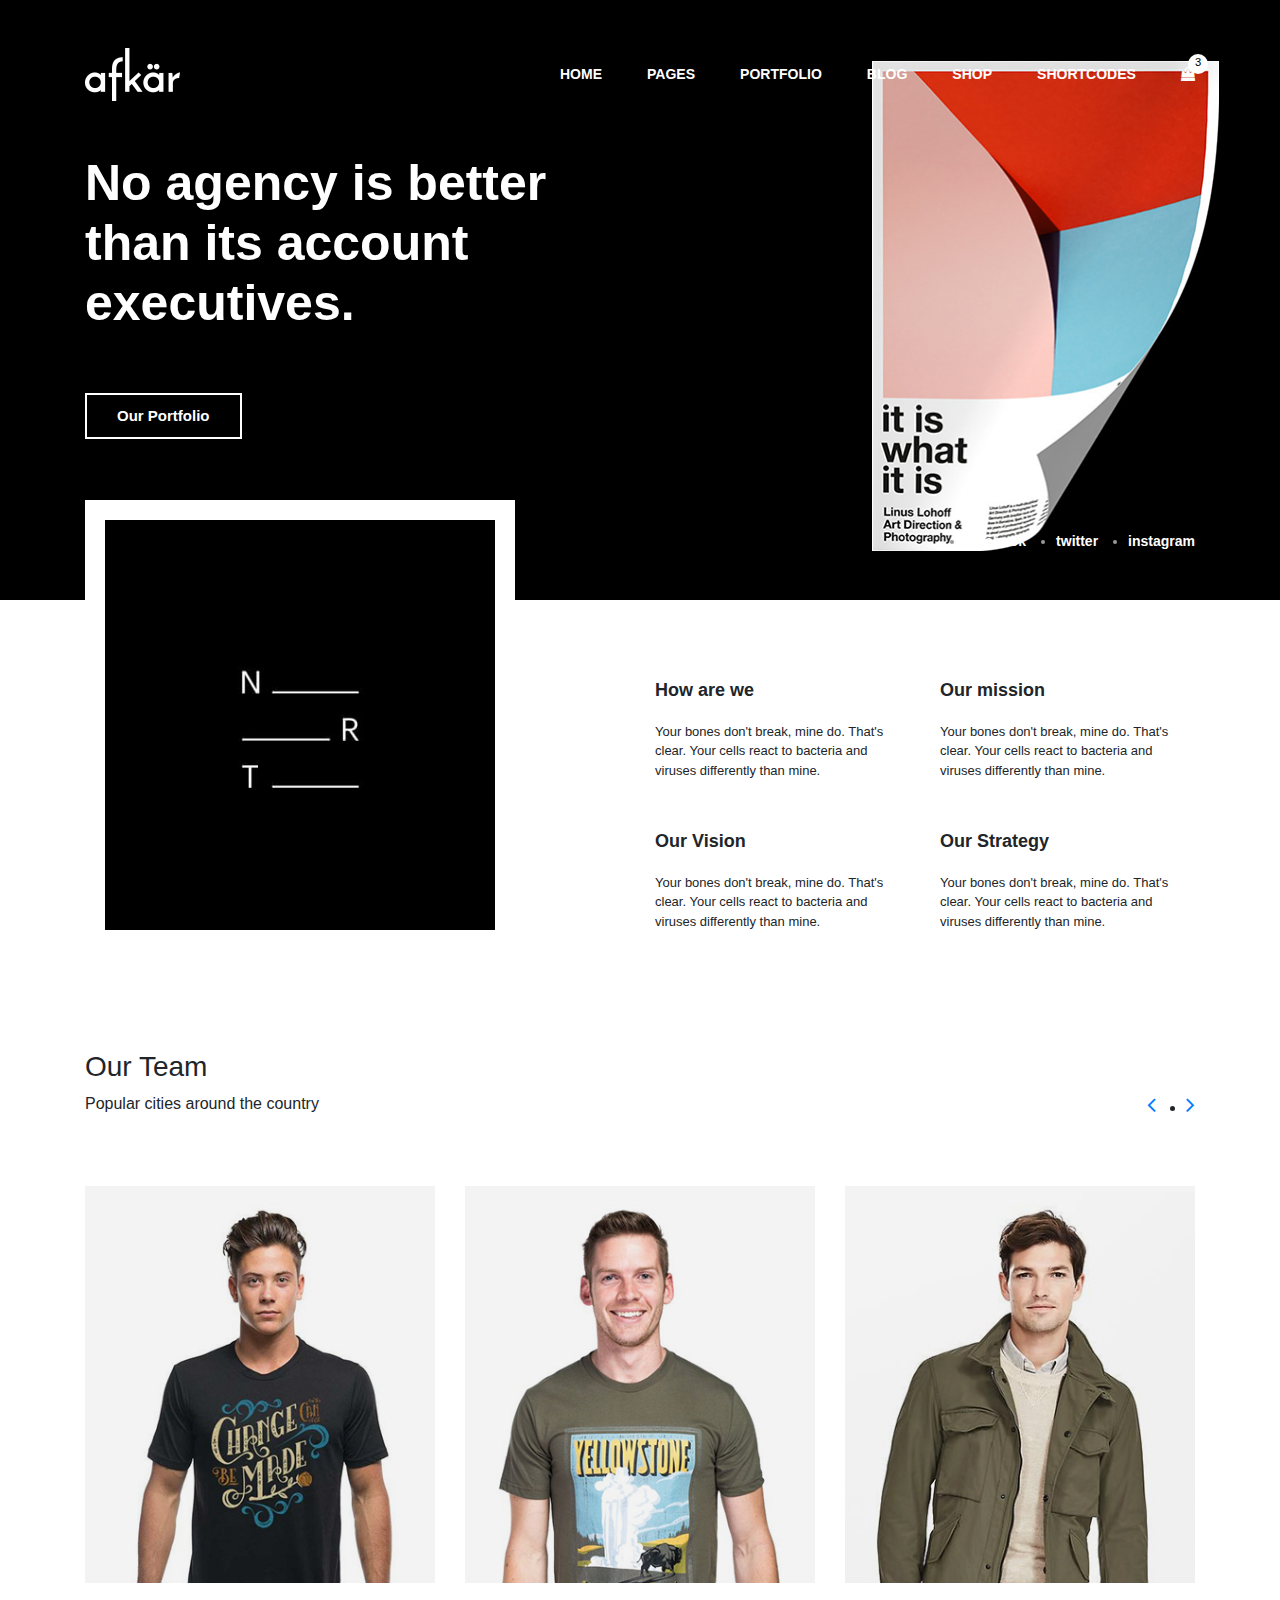
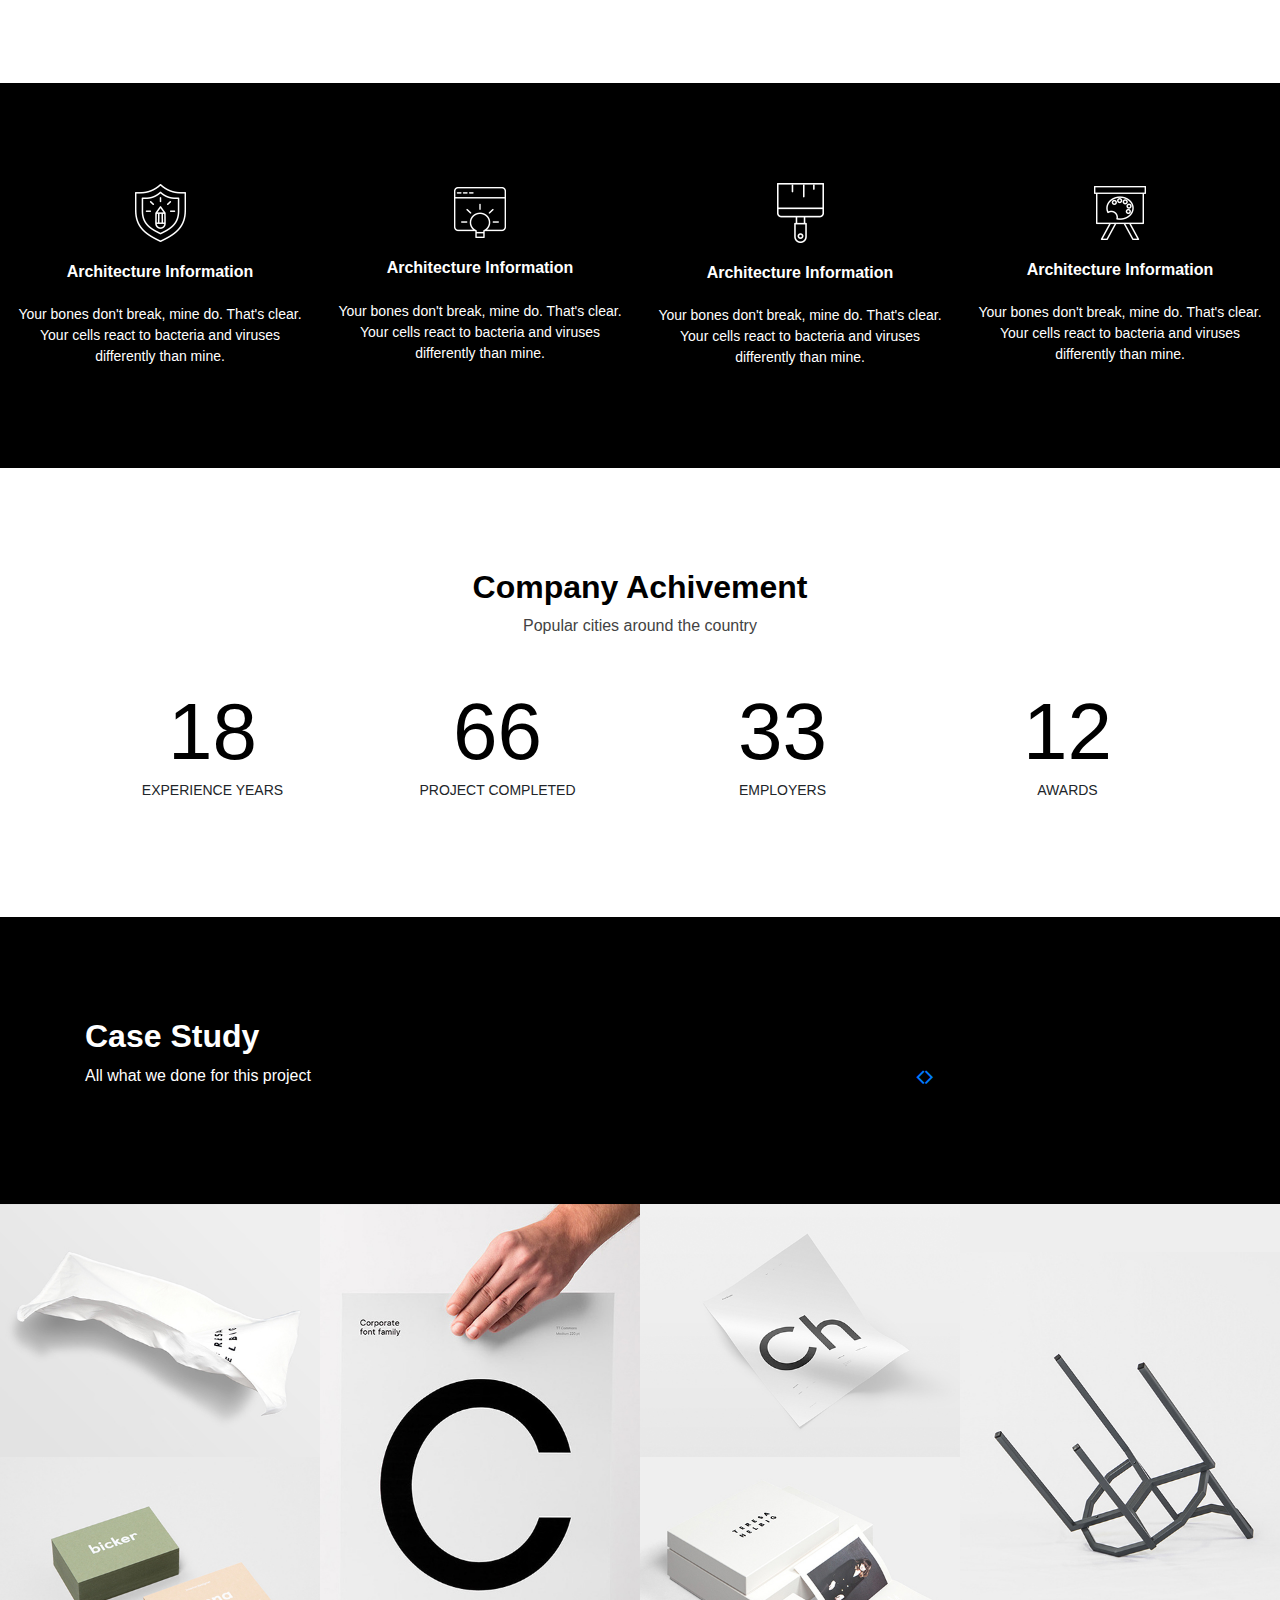
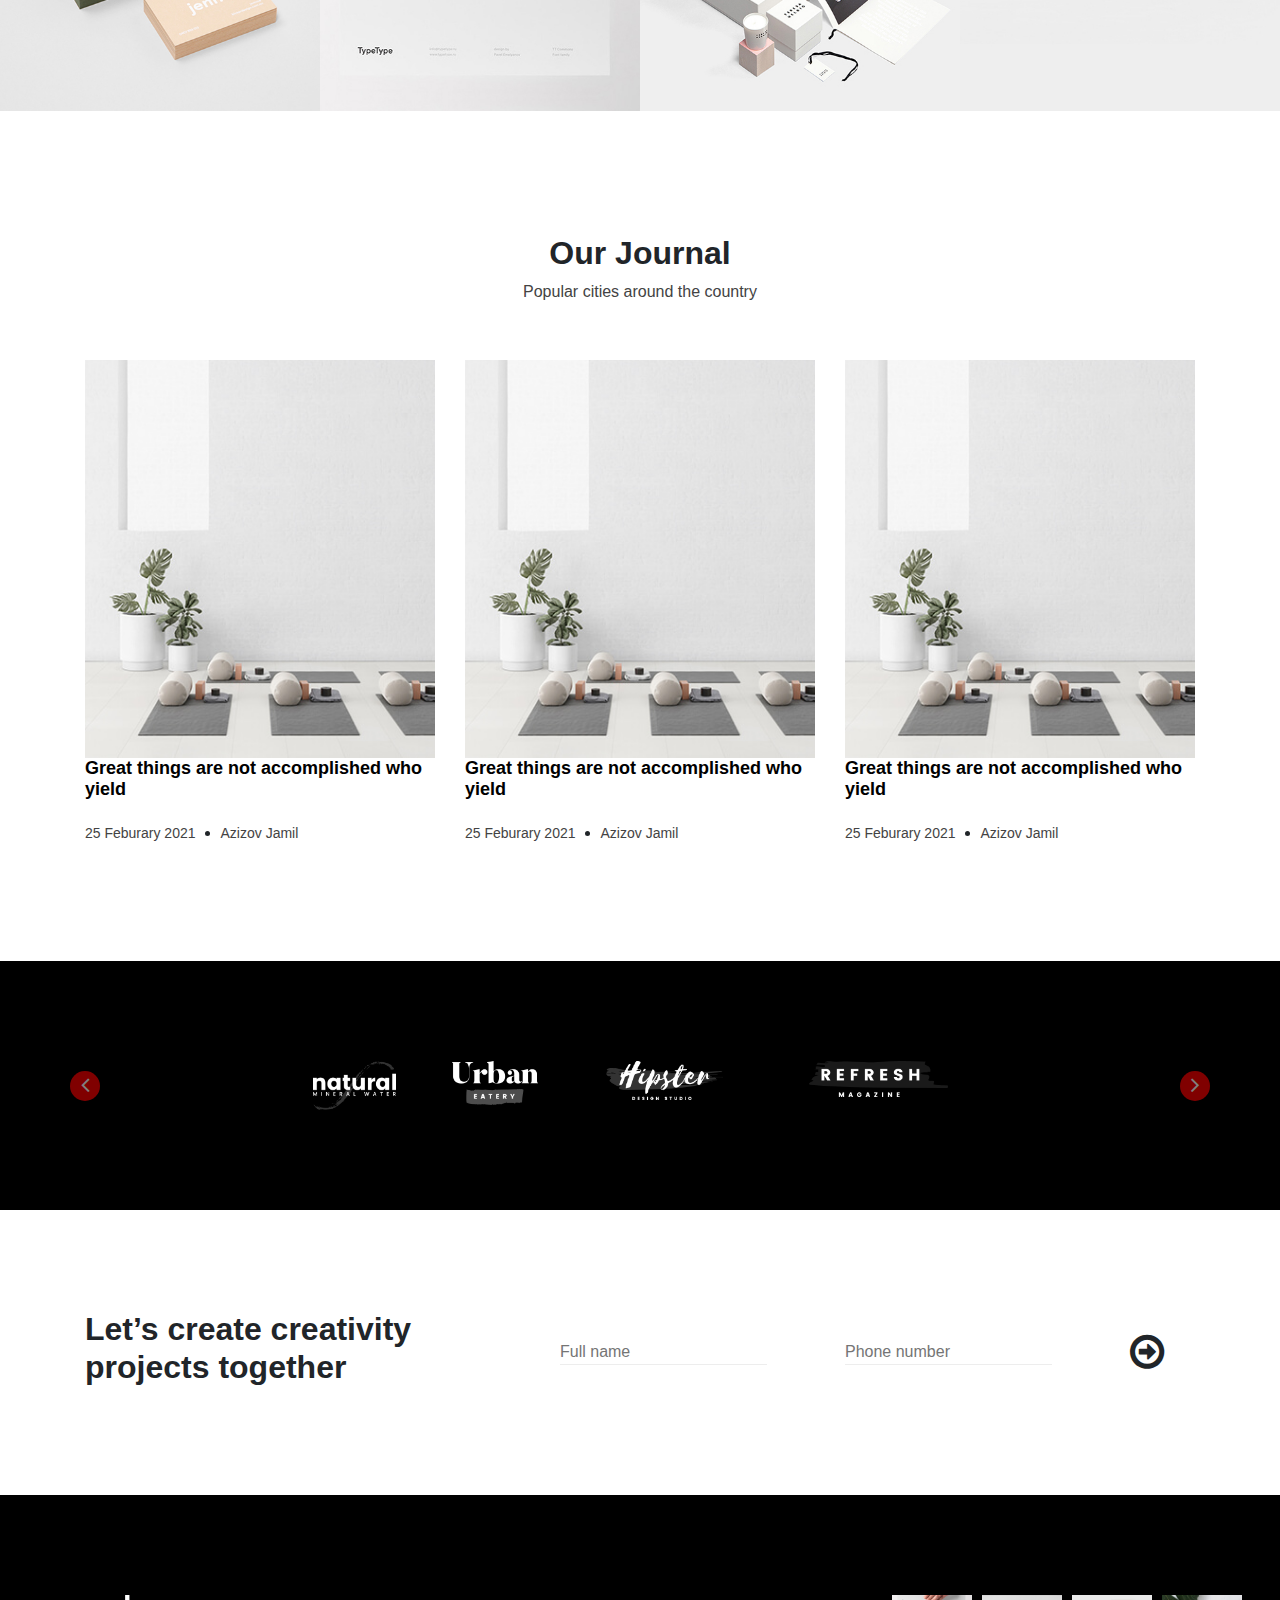
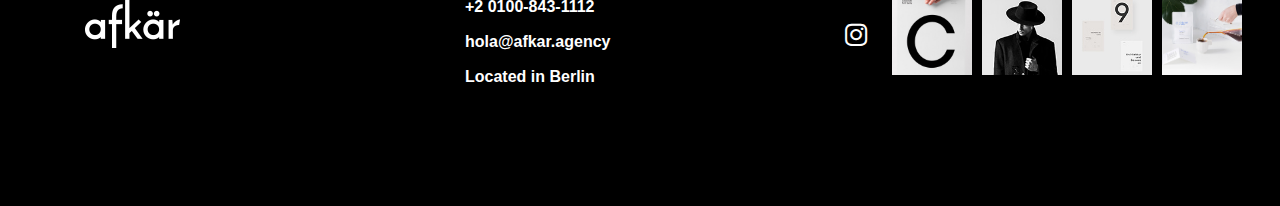
<file: afkor/index.html>
<!DOCTYPE html>
<html lang="en">
<head>
    <meta charset="UTF-8">
    <meta name="viewport" content="width=device-width, initial-scale=1.0">
    <link rel="stylesheet" href="https://stackpath.bootstrapcdn.com/font-awesome/4.7.0/css/font-awesome.min.css">
    <link rel="stylesheet" href="https://maxcdn.bootstrapcdn.com/bootstrap/4.5.2/css/bootstrap.min.css">
    <title>afkor</title>
    <link rel="stylesheet" href="style.css">
    <link rel="stylesheet" href="common.css">
</head>
<body>
  <div class="container-fluid bg-0 menu">
    <div class="container ">
    <div class="row header-items pt-48 pb-48 d-flex justify-content-center  align-item-center" >
         <div class="col-md-5 header-logo"><img src="img/logo.png"></div>
         <div class="col-md-7 header-menu">
           <ul class="header-menu-items d-flex justify-content-between align-item-center m-0">
             <li class="header-menu-item ul-list-style fnt-we-bold font-sz-14"><a href="#" class="text-uppercase clr-f" >home</a></li>
             <li class="header-menu-item ul-list-style fnt-we-bold font-sz-14"><a href="#" class="text-uppercase clr-f">pages</a></li>
             <li class="header-menu-item ul-list-style fnt-we-bold font-sz-14"><a href="#" class="text-uppercase clr-f">portfolio</a></li>
             <li class="header-menu-item ul-list-style fnt-we-bold font-sz-14"><a href="#" class="text-uppercase clr-f">blog</a></li>
             <li class="header-menu-item ul-list-style fnt-we-bold font-sz-14"><a href="#" class="text-uppercase clr-f">shop</a></li>
             <li class="header-menu-item ul-list-style fnt-we-bold font-sz-14"><a href="#" class="text-uppercase clr-f">shortcodes</a></li>
             <li class="header-menu-item ul-list-style fnt-we-bold font-sz-14"><a href="#" class="text-uppercase clr-f"><i class="fa fa-shopping-bag" aria-hidden="true"></i><small>3</small></a></li>
           </ul>
         </div>

         <div class="col-md-6 menu-header-text">
           <h1 class="clr-f font-sz-50 fnt-we-700 mb-60">No agency is better than its account executives.</h1>
        <a href="#" class="btn text-capitalize">our portfolio</a>  
          </div>
         <div class="header-img col-md-6 d-flex justify-content-end">
           <img src="img/header-img.png">
         </div>
         <div class="col-md-12 header-social-items">
           <ul class="d-flex header-social justify-content-end fnt-we-500">
             <li class="clr-989898 font-sz-14"><a href="#" class="clr-f">facebook</a></li>
             <li class=" clr-989898 ml-30 font-sz-14"><a href="#" class="clr-f">twitter</a></li>
             <li  class=" clr-989898 ml-30  font-sz-14"><a href="#" class="clr-f">instagram</a></li>
           </ul>
         </div>
      </div>
    </div>
  </div>

  <div class="container-fluid ">
    <div class="container">
    <div class="row ">
      <div class="col-md-6 our-aboot-texts">
        <div class=" out-about-left-img">
          <img src="img/our-about.jpg">
        </div>
      </div>
      <div class="col-md-6">
        <div class="row">
          <div class="col-md-6 our-mission pt-80">
            <h4 class="mb-20">How are we</h4>
            <p class="font-sz-13">
              Your bones don't break, mine do. 
              That's clear.
               Your cells react to bacteria and viruses differently than mine.
            </p>
          </div>
          <div class="col-md-6 our-mission pt-80">
            <h4 class="mb-20">Our mission</h4>
            <p class="font-sz-13">
              Your bones don't break, mine do. 
              That's clear.
               Your cells react to bacteria and viruses differently than mine.
            </p>
          </div>
          <div class="col-md-6 our-mission pt-35">
            <h4 class="mb-20 text-capitalize">Our vision</h4>
            <p class="font-sz-13">
              Your bones don't break, mine do. 
              That's clear.
               Your cells react to bacteria and viruses differently than mine.
            </p>
          </div>
          <div class="col-md-6 our-mission pt-35">
            <h4 class="mb-20 text-capitalize">Our Strategy</h4>
            <p class="font-sz-13">
              Your bones don't break, mine do. 
              That's clear.
               Your cells react to bacteria and viruses differently than mine.
            </p>
          </div>
        </div>
      </div>
        </div>
        </div>
      </div>



  <div class="container-fluid ">
          <div class="container">
          <div class="row " >
        <div class="col-md-12 our-team-text">
          <h3 class="text-capitalize">our team</h3>
        </div>
         <div class="col-md-6">
          <p>Popular cities around the country</p>
         </div>
       
        <div class="col-md-6 our-team-carousel d-flex justify-content-end">
         <ul class="d-flex ">
          <li class="our-team-carousel-left ul-list-style"><a href="#"><i class="fa fa-angle-left" aria-hidden="true"></i></a></li>
          
          <li class="our-team-carousel-right ml-30"><a href="#"><i class="fa fa-angle-right" aria-hidden="true"></i></a></li>
         </ul>
        </div>

        <div class="col-md-4 our-team-img pt-50 pb-100"><img src="img/img1.jpg" class="mr-20"></div>
        <div class="col-md-4 our-team-img pt-50 pb-100"><img src="img/img2.jpg" class="mr-20"></div>
        <div class="col-md-4 our-team-img pt-50 pb-100"><img src="img/img3.jpg" class="mr-20"></div>
       
        </div>
      </div>
    </div>

    <div class="container-fluid bg-0">
      <div class="row  pb-100 pt-100 d-flex align-item-center" >
        <div class="col-md-3 txt-center img-icons ">
          <img src="img/img-icon.png"  class="pb-20">
          <h3 class="text-capitalize clr-f font-sz-16 font-weig-bold pb-15" >Architecture Information</h3>
          <p class="clr-f font-sz-14 mb-0 font-sz-13">Your bones don't break, mine do. That's clear.
             Your cells react to bacteria and viruses differently than mine.</p>
        </div>

        <div class="col-md-3 txt-center img-icons ">
          <img src="img/img-icon2.png"  class="pb-20">
          <h3 class="text-capitalize clr-f font-sz-16 font-weig-bold pb-15" >Architecture Information</h3>
          <p class="clr-f font-sz-14 mb-0 font-sz-13">Your bones don't break, mine do. That's clear.
             Your cells react to bacteria and viruses differently than mine.</p>
        </div>

        <div class="col-md-3 txt-center img-icons ">
          <img src="img/img-icon3.png"  class="pb-20">
          <h3 class="text-capitalize clr-f font-sz-16 font-weig-bold pb-15" >Architecture Information</h3>
          <p class="clr-f font-sz-14 mb-0 font-sz-13 ">Your bones don't break, mine do. That's clear.
             Your cells react to bacteria and viruses differently than mine.</p>
        </div>

        <div class="col-md-3 txt-center img-icons ">
          <img src="img/img-icon4.png"  class="pb-20">
          <h3 class="text-capitalize clr-f font-sz-16 font-weig-bold pb-15" >Architecture Information</h3>
          <p class="clr-f font-sz-14 mb-0 font-sz-13">Your bones don't break, mine do. That's clear.
             Your cells react to bacteria and viruses differently than mine.</p>
        </div>
        </div>
      </div>

      <div class="container-fluid ">
        <div class="container">
        <div class="row company-achivement" >
          <div class="col-md-12 txt-center pt-100 company-achivement-title mb-30">
            <h2 class="text-capitalize font-sz-32 font-weig-bold clr-0">Company Achivement</h2>
            <p class="font-sz-16 clr-43">Popular cities around the country</p>
          </div>
          <div class="col-md-3 company-achivement-items txt-center pb-100">
            <h3 class="font-sz-80 clr-0 m-0">18</h3>
            <p class="text-uppercase font-sz-14">EXPERIENCE YEARS</p>
          </div>
          <div class="col-md-3 company-achivement-items txt-center pb-100">
            <h3 class="font-sz-80 clr-0 m-0">66</h3>
            <p class="text-uppercase font-sz-14">project completed</p>
          </div>
          <div class="col-md-3 company-achivement-items txt-center pb-100">
            <h3 class="font-sz-80 clr-0 m-0">33</h3>
            <p class="text-uppercase font-sz-14">employers</p>
          </div>
          <div class="col-md-3 company-achivement-items txt-center pb-100">
            <h3 class="font-sz-80 clr-0 m-0">12</h3>
            <p class="text-uppercase font-sz-14">awards</p>
          </div>
          </div>
        </div>
      </div>

      <div class="container-fluid bg-0">
        <div class="container">
          <div class="row pb-100 pt-100">
            <div class="col-md-12 case-study ">
              <h3 class="text-capitalize clr-f font-sz-32 font-weig-bold">case study</h3>
            </div>
             <div class="col-md-6">
              <p class="clr-f">All what we done for this project</p>
             </div>
           
            <div class="col-md-6 case-study-carousel d-flex justify-content-center">
             <div class="case-study-carousel-left"><a href="#"><i class="fa fa-angle-left" aria-hidden="true"></i></a></div>
             <div class="case-study-carousel-right"><a href="#"><i class="fa fa-angle-right" aria-hidden="true"></i></a></div>
            </div>
          </div>
        </div>
      </div>
      <div class="container-fluid">
        
          <div class="row case-study-imgs">
            <div class="col-md-3">
              <img src="img/case-img1.jpg">
              <img src="img/case-img2.jpg">
            </div>
            <div class="col-md-3">
              <img src="img/case-img3.jpg">
            </div>
            <div class="col-md-3">
              <img src="img/case-img4.jpg">
              <img src="img/case-img5.jpg">
            </div>
            <div class="col-md-3">
              <img src="img/case-img6.jpg">
            </div>
          </div>
        </div>

        <div class="container-fluid ">
          <div class="container ">
          <div class="row d-flex justify-content-center pb-100" >
            <div class="col-md-12 our-journal txt-center pt-100">
              <h2 class="text-capitalize font-sz-32">Our Journal</h2>
              <p class="font-sz-16 clr-43">Popular cities around the country</p>
            </div>
            <div class="col-md-4 our-journal-items pt-40">
              <a href="#"><img src="img/our-journal-img1.jpg" class="width-img"></a>
             <h3 class="font-sz-18 mb-20"> <a href="#" class="clr-0 fnt-we-700 txt-decor">	Great things are not accomplished who yield
            </a></h3>

            <ul class="d-flex">
              <li class=" ul-list-style pr-25"><a href="#" class="font-sz-14 txt-decor clr-43">25 Feburary 2021</a></li>
              <li class=""><a href="#" class="font-sz-14  clr-43">Azizov Jamil</a></li>
            </ul>
            </div>

            <div class="col-md-4 our-journal-items pt-40">
              <a href="#"><img src="img/our-journal-img1.jpg" class="width-img"></a>
             <h3 class="font-sz-18 mb-20"> <a href="#" class="clr-0 fnt-we-700 txt-decor">	Great things are not accomplished who yield
            </a></h3>

            <ul class="d-flex">
              <li class=" ul-list-style pr-25"><a href="#" class="font-sz-14 txt-decor clr-43">25 Feburary 2021</a></li>
              <li class=""><a href="#" class="font-sz-14  clr-43">Azizov Jamil</a></li>
            </ul>
            </div>

            <div class="col-md-4 our-journal-items pt-40">
              <a href="#"><img src="img/our-journal-img1.jpg" class="width-img"></a>
             <h3 class="font-sz-18 mb-20"> <a href="#" class="clr-0 fnt-we-700 txt-decor">	Great things are not accomplished who yield
            </a></h3>

            <ul class="d-flex">
              <li class=" ul-list-style pr-25"><a href="#" class="font-sz-14 txt-decor clr-43">25 Feburary 2021</a></li>
              <li class=""><a href="#" class="font-sz-14  clr-43">Azizov Jamil</a></li>
            </ul>
            </div>

            </div>
          </div>
        </div>
        
        <div class="container-fluid  bg-0">
          <div class="container ">
            <div class="row partners">
             <div class="col-md-12 d-flex justify-content-between pt-100 pb-100 pl-0 pr-0">
                      <div class="partner-coursel-btn cursor-point mt-10  d-flex justify-content-center align-item-center">
                      <a href="#">  <i class="fa fa-angle-left" aria-hidden="true"></i></a>
                      </div>
                      <div class="partner-coursel-imgs d-flex ">
                        <div class="partner-coursel-img txt-center"><img src="img/partner-img1.png" class="max-width-60"></div>
                        <div class="partner-coursel-img txt-center"><img src="img/partner-img2.png" class="max-width-60"></div>
                        <div class="partner-coursel-img txt-center"><img src="img/partner-img3.png" class="max-width-60"></div>
                        <div class="partner-coursel-img txt-center"><img src="img/partner-img4.png" class="max-width-60"></div>
                      </div>

                      <div class="partner-coursel-btn cursor-point mt-10 d-flex justify-content-center align-item-center">
                        <a href="#">  <i class="fa fa-angle-right" aria-hidden="true"></i></a>
                        </div>
             </div>
            </div>
          </div>
        </div>

        <div class="container-fluid  ">
          <div class="container ">
            <div class="row creative-project d-flex justify-content-between align-item-center pb-100 pt-100">
              <div class="col-md-5 creative-project-title">
                <h2 class="font-sz-32 fnt-we-700">Let’s create creativity projects together</h2>
              </div>  
              <div class="col-md-3 cretive-project-form">
                <input type="text"  placeholder="Full name">
              </div> 
              <div class="col-md-3 cretive-project-form">
                <input type="text"  placeholder="Phone number">
              </div>           
              <div class="col-md-1">
                <div class="creative-project-btn">
                  <a><i class="fa fa-arrow-circle-o-right font-sz-40" aria-hidden="true"></i></a>
                </div>
              </div> 
             </div>
            </div>
          </div>

          <div class="container-fluid  bg-0">
            <div class="container pt-100 pb-100">
              <div class="row">
                <div class="col-md-4"><a href="#"><img src="img/logo.png"></a></div>
                <div class="col-md-4">
                  <ul class="ul-list-style footer-about">
                    <li class="mb-10"><a href="#" class="clr-f  fnt-we-500 ">+2 0100-843-1112</a></li>
                    <li class="mb-10"><a href="#" class="clr-f fnt-we-500">hola@afkar.agency</a></li>
                    <li class="mb-10"><a href="#" class="clr-f fnt-we-500" >Located in Berlin</a></li>
                  </ul>
                </div>
                <div class="col-md-4">
                  <ul class="ul-list-style d-flex footer-img">
                    <li class="footer-icon"><span class="clr-f"><i class="fa fa-instagram" aria-hidden="true"></i></span></li>
                    <li><a href="#"><img src="img/case-img3.jpg"></a></li>
                    <li><a href="#"><img src="img/img-footer.jpg"></a></li>
                    <li><a href="#"><img src="img/img-footer2.jpg"></a></li>
                    <li><a href="#"><img src="img/our-journal-img2.jpg"></a></li>
                  </ul>
                </div>
              </div>
              </div>
            </div>

</body>
</html>
</file>
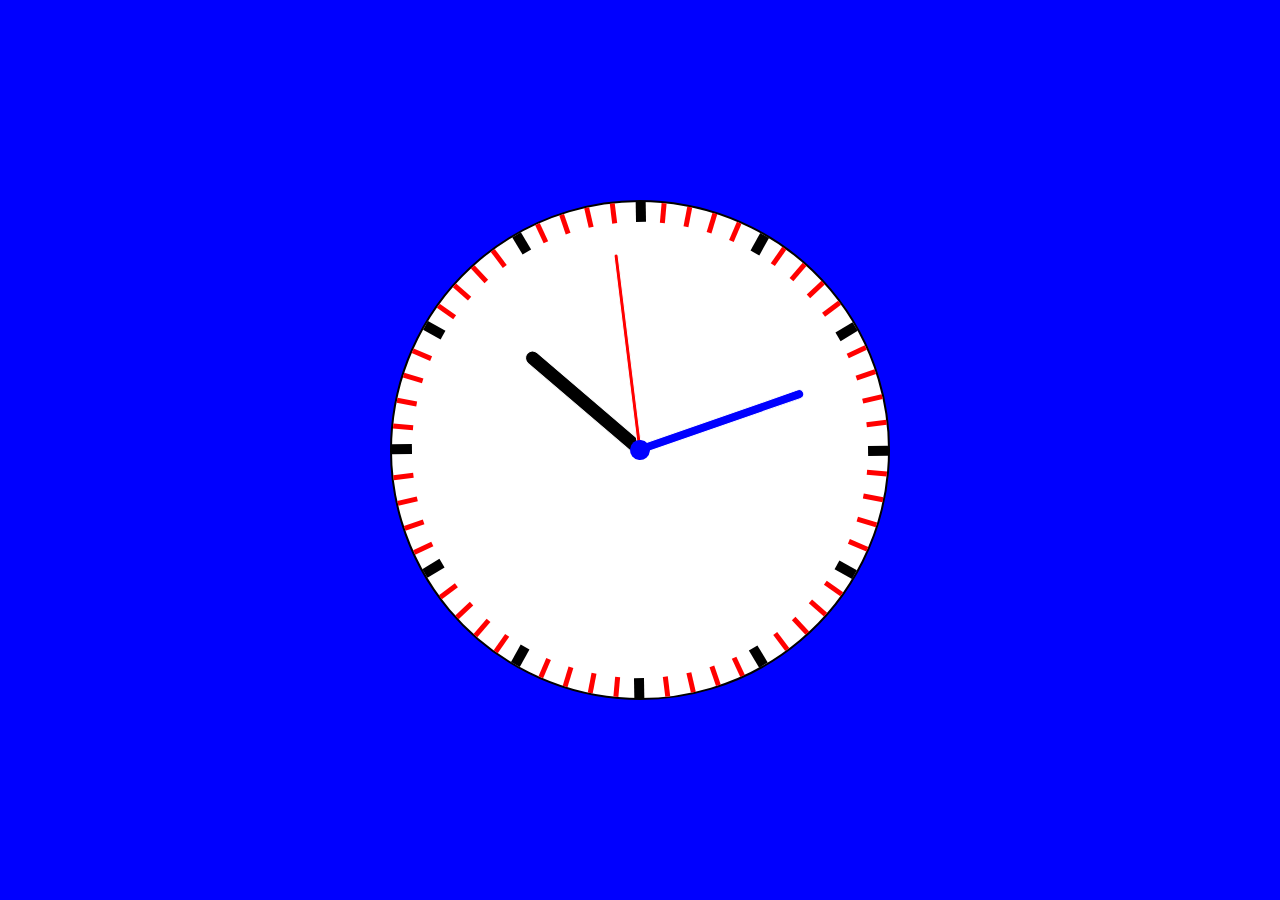
<file: clock/index.html>
<!DOCTYPE html>
<html lang="en">
<head>
    <meta charset="UTF-8">
    <meta http-equiv="X-UA-Compatible" content="IE=edge">
    <meta name="viewport" content="width=device-width, initial-scale=1.0">

    <link rel="stylesheet" href="https://stackpath.bootstrapcdn.com/font-awesome/4.7.0/css/font-awesome.min.css">
    <link rel="stylesheet" href="https://maxcdn.bootstrapcdn.com/bootstrap/4.5.2/css/bootstrap.min.css">

    <link rel="stylesheet" href="style.css">
    <title>Document</title>
</head>
<body>
    <div id="clock" class="clock-items">
    
       <div class="hand hour" data-hour-hand></div>
       <div class="hand minute" data-minute-hand></div>
       <div class="hand second" data-second-hand></div>
    </div> 
 
 
    <script src="app.js"></script>
   <script
</body>
</html>
</file>
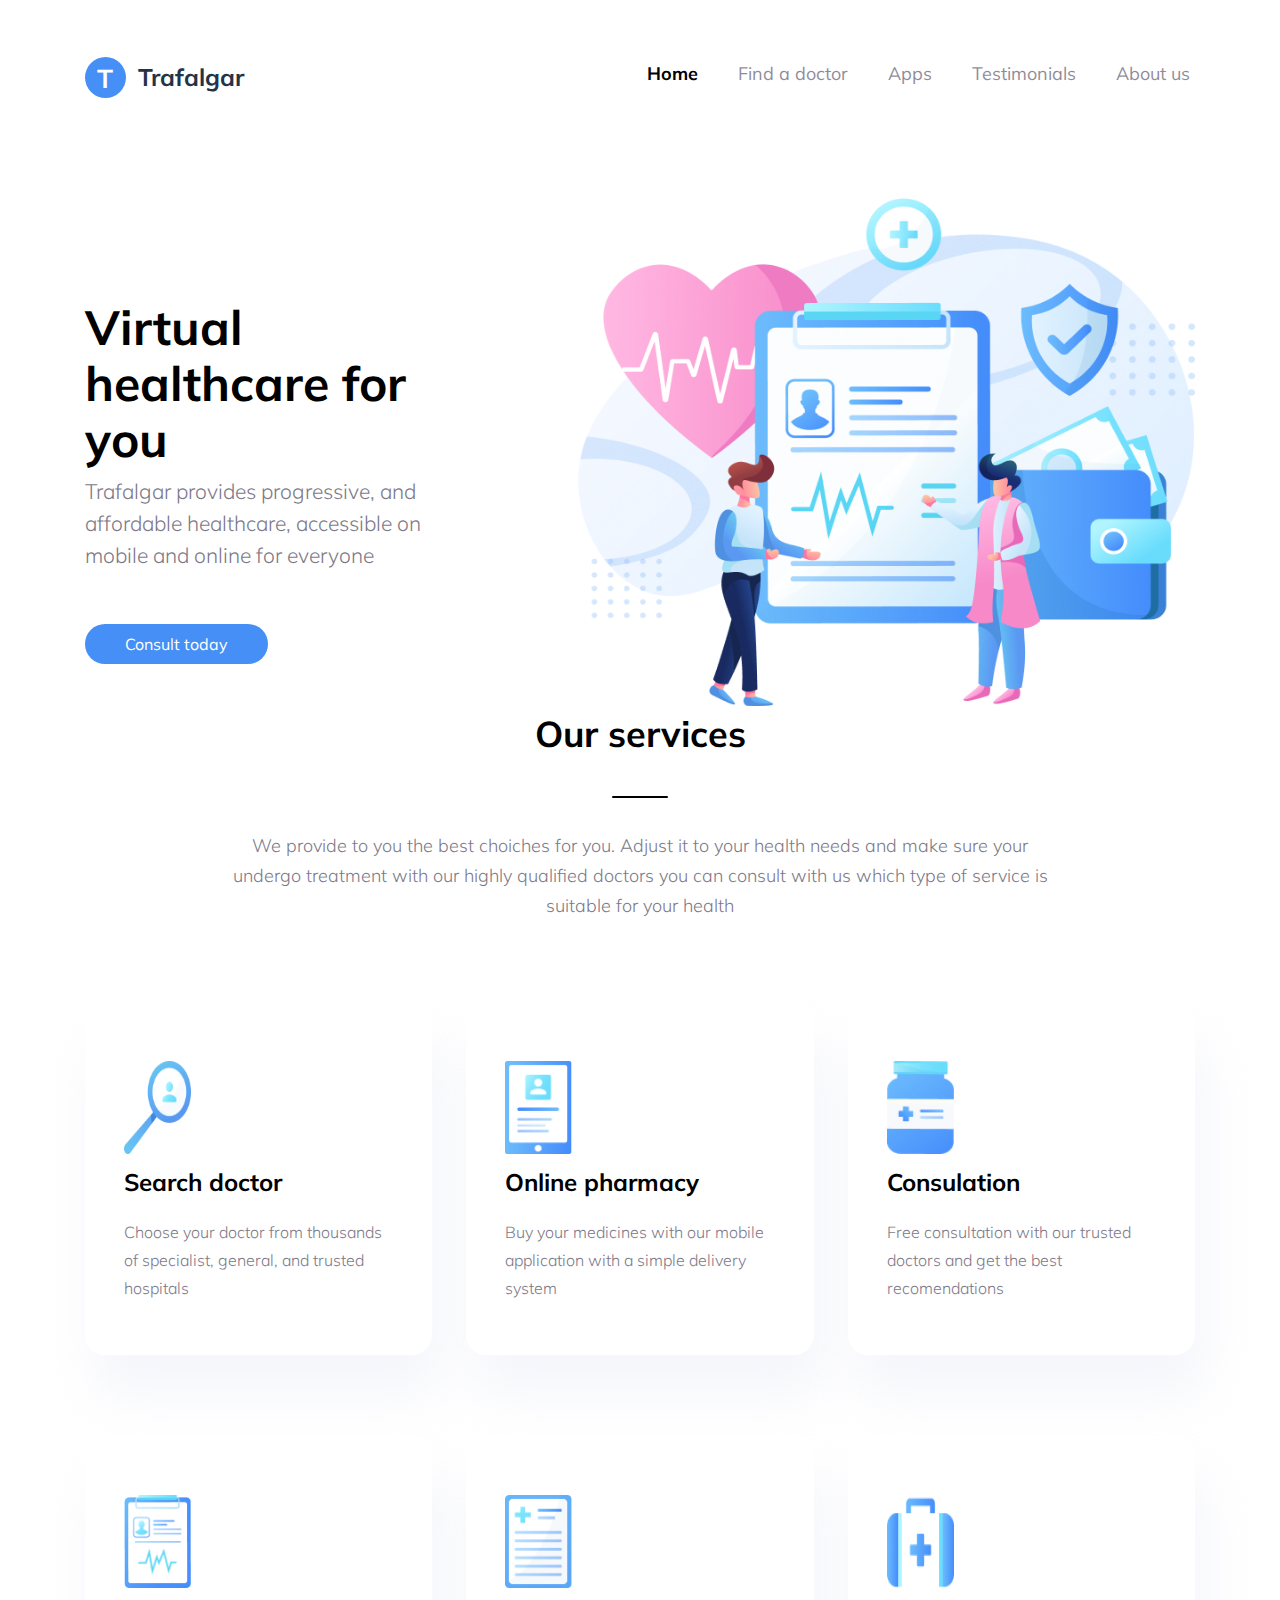
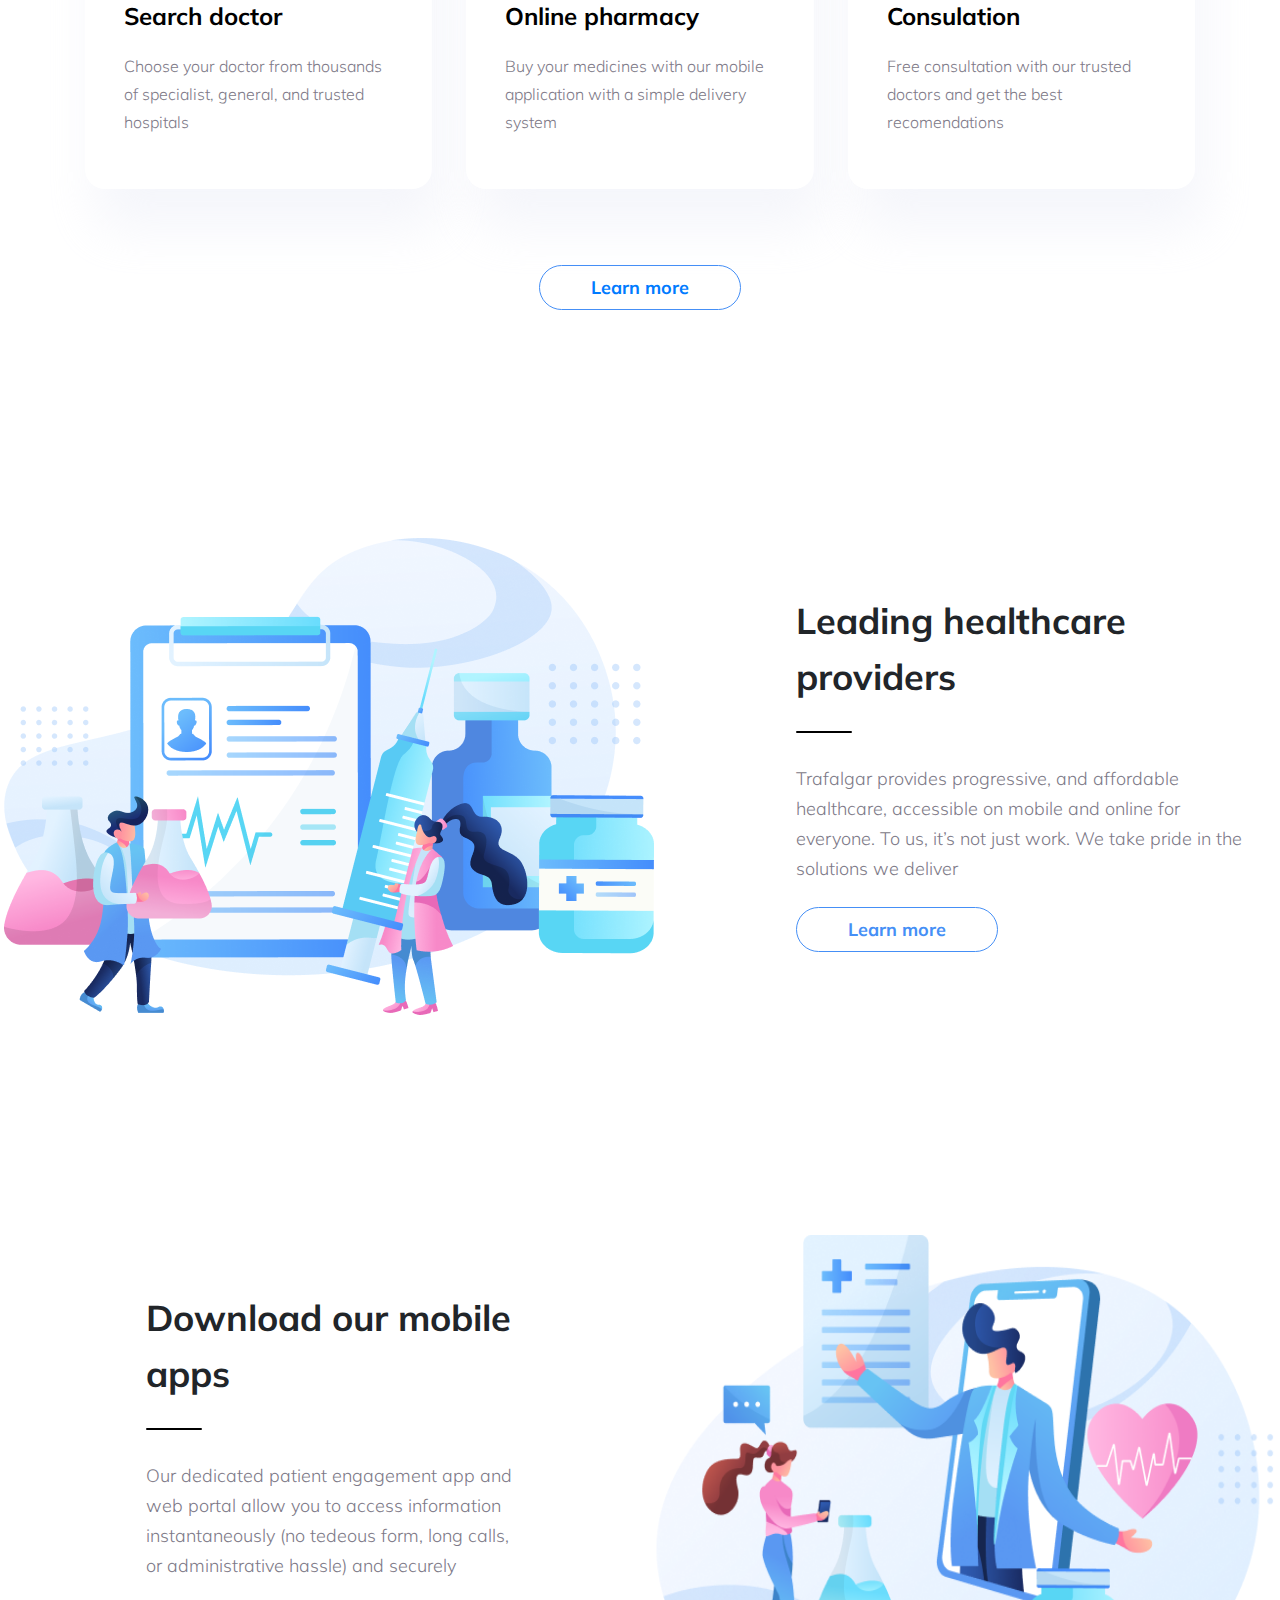
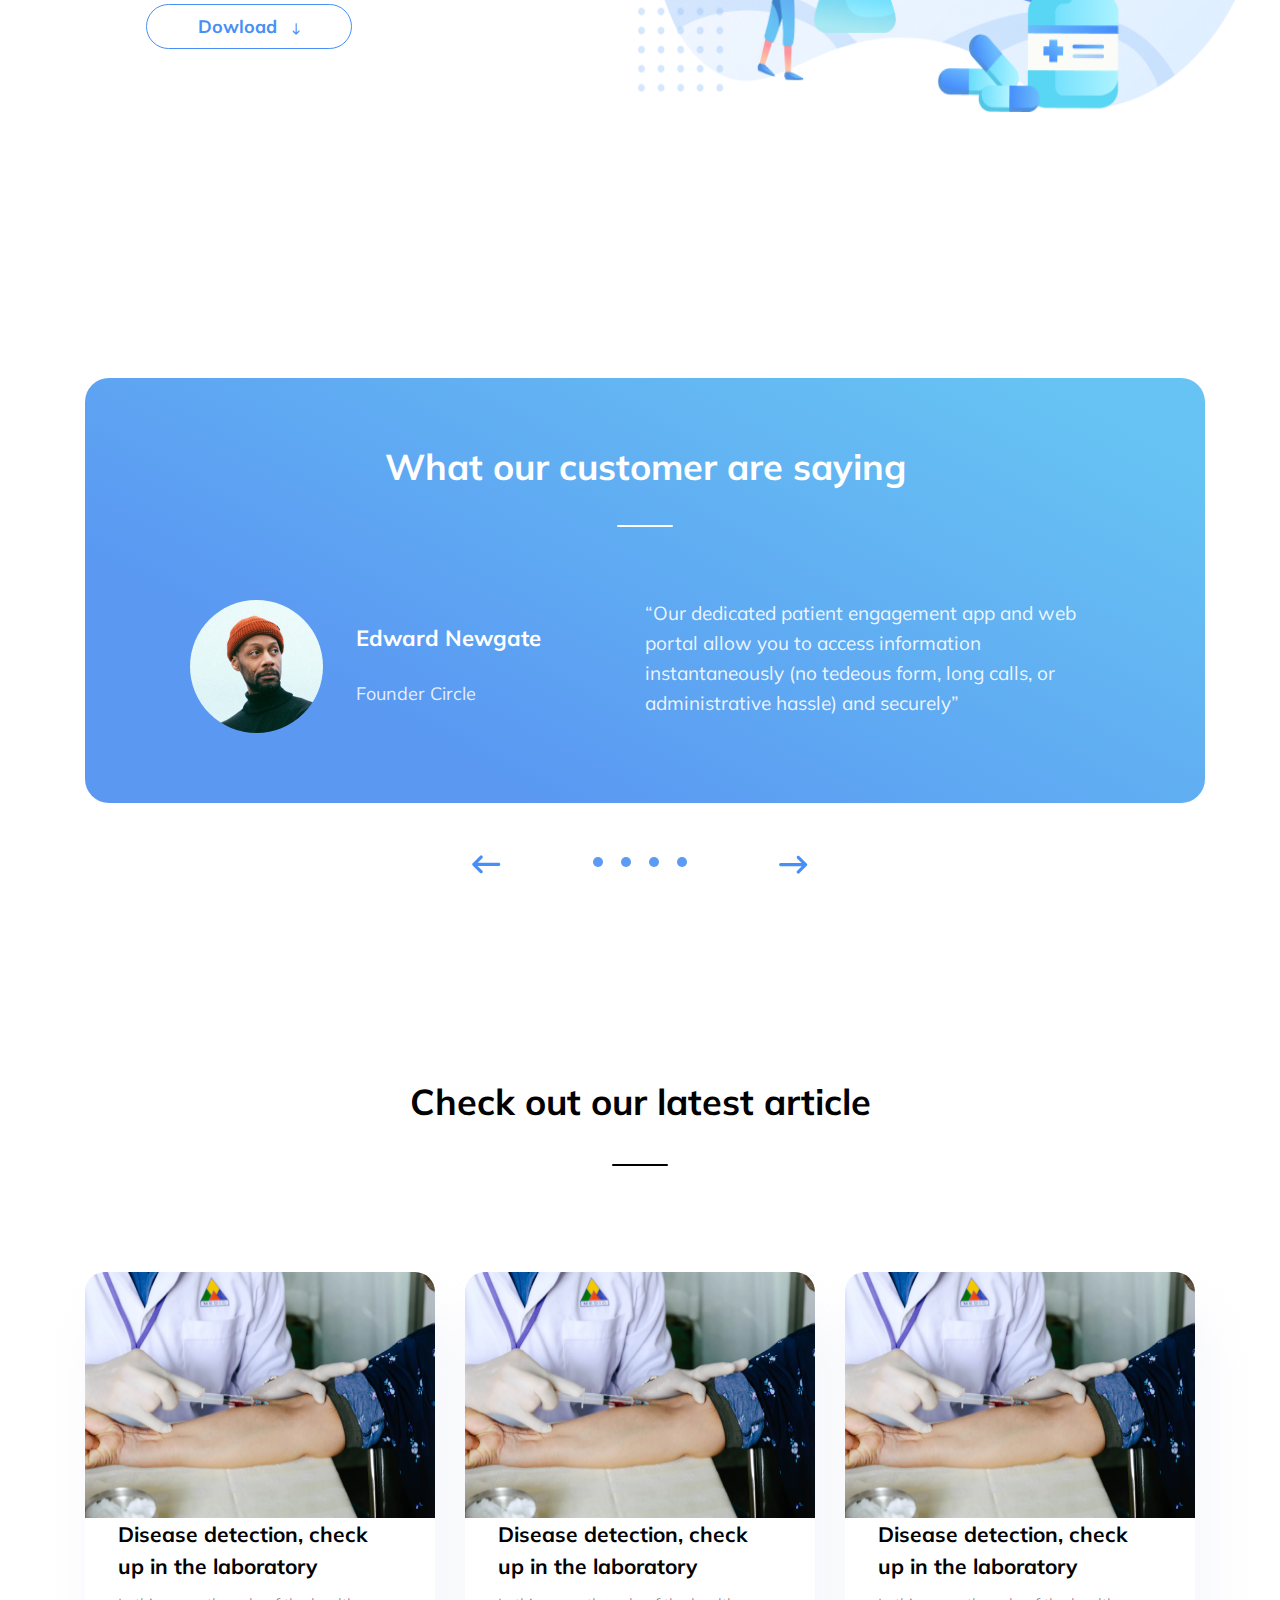
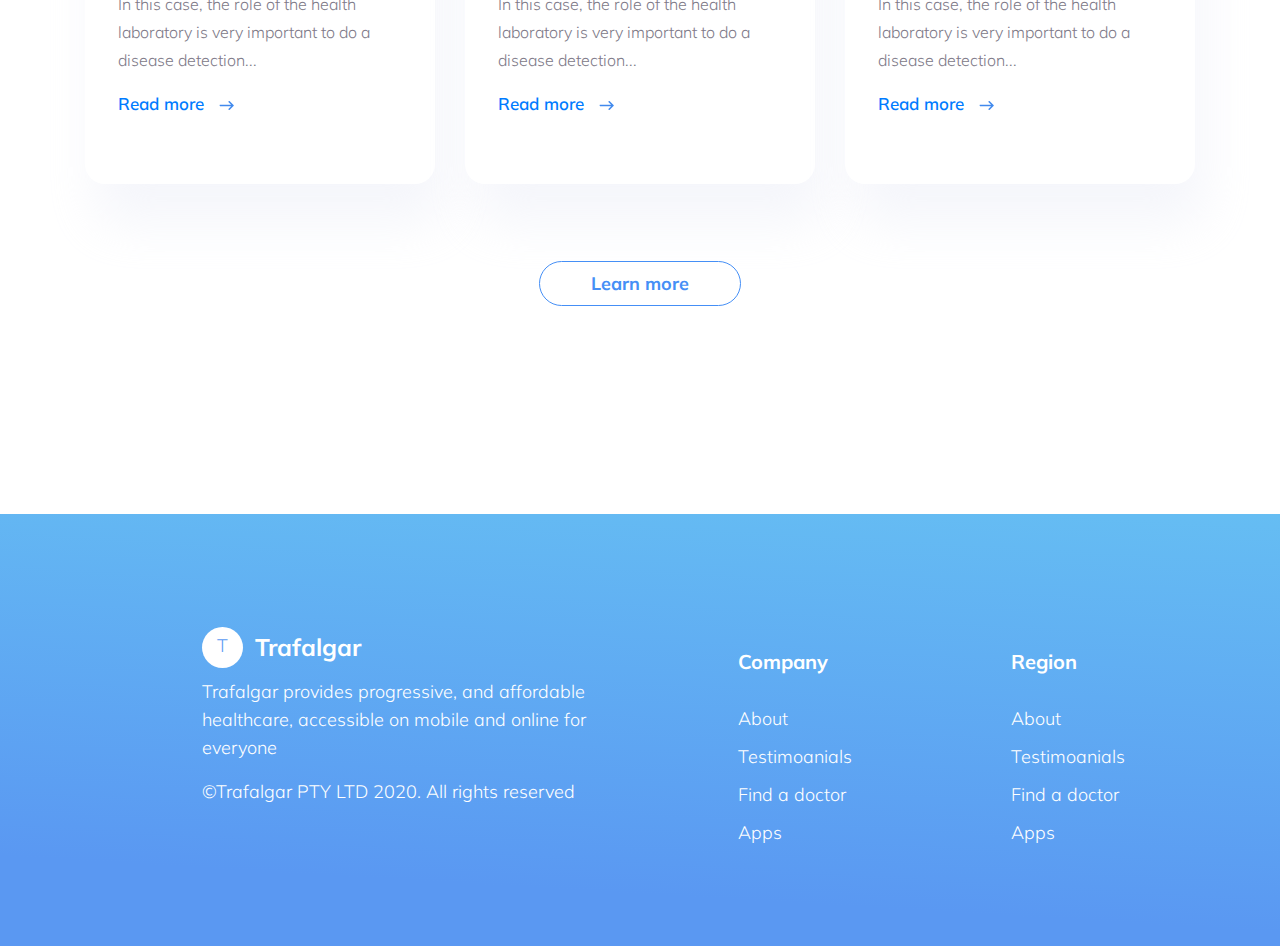
<file: doktor/index.html>
<!DOCTYPE html>
<html lang="en">
<head>
    <meta charset="UTF-8">
    <meta name="viewport" content="width=device-width, initial-scale=1.0">
    <link rel="stylesheet" href="https://stackpath.bootstrapcdn.com/font-awesome/4.7.0/css/font-awesome.min.css">
    <link rel="stylesheet" href="https://maxcdn.bootstrapcdn.com/bootstrap/4.5.2/css/bootstrap.min.css">
    <link rel="preconnect" href="https://fonts.gstatic.com">
<link rel="preconnect" href="https://fonts.gstatic.com">
<link href="https://fonts.googleapis.com/css2?family=Mulish&display=swap" rel="stylesheet"> 
<title>doctor</title>
    <link rel="stylesheet" href="style.css">
    <link rel="stylesheet" href="common.css">
</head>
<body>
  

<div class="container">
<div class="menu d-flex">
  <div class="menu-left d-flex">
    <a href="#"> <div class="menu-logo"><p>T</p></div></a>
    <ul class="ul-list-style"><li><a href="#">Trafalgar</a></li></ul>
  </div>

  <div class="menu-right">
    <ul class="menu-item d-flex  ul-list-style ">
      <li class="menu-items "><a href="" class="clr-0 menu-items-text">Home</a></li>
      <li class="menu-items pl-40"><a href="" class="menu-items-text1">Find a doctor</a></li>
      <li class="menu-items pl-40"><a href="" class="menu-items-text1">Apps</a></li>
      <li class="menu-items pl-40"><a href="" class="menu-items-text1">Testimonials</a></li>
      <li class="menu-items pl-40"><a href="" class="menu-items-text1">About us</a></li>
    </ul>
  </div>
</div>
  <div class="cunsolt d-flex">
    <div class="cunsolt-left ">
      <div class="cunsolt-left-items">
        <h2>Virtual healthcare for you</h2>
      <p>Trafalgar provides progressive, and affordable 
        healthcare, accessible on mobile and online 
        for everyone</p>
        <a href="">Consult today</a>
      </div>
      
    </div>
    <div class="cunsolt-right"><img src="img/consult.png"></div>
  </div>

 <div class="our-services">
   <h2 class="txt-center">Our services</h2>
   <div class="line d-flex justify-content-center"><div></div></div>
   <p  class="txt-center">
    We provide to you the best choiches for you. 
    Adjust it to your health needs and make sure your undergo treatment with our highly qualified doctors
     you can consult with us which type of service is suitable for your health
   </p>
 </div>
 <div class="our-service-items d-flex justify-content-center">
   <div class="our-service-item ">
     <div><img src="img/Frame (1).png"></div>
     <h2 class="">Search doctor</h2>
     <p>Choose your doctor from thousands of specialist, general, and trusted hospitals</p>
   </div>
   <div class="our-service-item ml-34 mr-34">
    <div><img src="img/Frame (2).png"></div>
    <h2>Online pharmacy</h2>
    <p>Buy  your medicines with our mobile application with a simple delivery system</p>
   </div>
   <div class="our-service-item">
    <div><img src="img/Frame (3).png"></div>
    <h2>Consulation</h2>
    <p>Free consultation with our trusted doctors and get the best recomendations</p>
   </div> 
 </div>
 <div class="our-service-items d-flex justify-content-center">
  <div class="our-service-item">
    <div><img src="img/Frame (4).png"></div>
    <h2 class="">Search doctor</h2>
    <p>Choose your doctor from thousands of specialist, general, and trusted hospitals</p>
  </div>
  <div class="our-service-item ml-34 mr-34">
    <div><img src="img/Frame (5).png"></div>
   <h2>Online pharmacy</h2>
   <p>Buy  your medicines with our mobile application with a simple delivery system</p>
  </div>
  <div class="our-service-item">
    <div><img src="img/Frame (6).png"></div>
   <h2>Consulation</h2>
   <p>Free consultation with our trusted doctors and get the best recomendations</p>
  </div> 
</div>
<div class="learn-mor d-flex justify-content-center"><div><a href="#" class="learn-more ">Learn more</a></div></div>
</div>

<div class="container-center d-flex">
  <div class="container-center-left">
    <img src="img/imgs1.png">
  </div>
  <div class="container-center-right d-flex justify-content-center align-item-center">
    <div>
      <h2 class="">Leading healthcare providers</h2>
      <div class="line2"></div>
    <p>Trafalgar provides progressive, and affordable healthcare,
       accessible on mobile and online for everyone. To us, it’s not just work. We take pride 
      in the solutions we deliver</p>

      <a href="#" class="container-center-bottom">Learn more</a>
    </div>
  </div>
</div>
<div class="container-center d-flex">
  <div class="container-center-right d-flex justify-content-center align-item-center">
    <div class="down-our">
      <h2 class="">Download our 
        mobile apps</h2>
      <div class="line2"></div>
    <p>Our dedicated patient engagement app and 
      web portal allow you to access information instantaneously (no tedeous form, long calls, 
      or administrative hassle) and securely</p>

      <a href="#" class="container-center-bottom">Dowload<img src="img/Vector (4).png"></a>
    </div>
  </div>
  <div class="container-center-left">
    <img src="img/img2.png">
  </div>
</div>

<div class="container">
  <div class="customer">
    <h2>What our customer are saying</h2>
   <div class="d-flex justify-content-center "> <div class="line2 bg-0"></div></div>
    <div class="customer-items d-flex  ">
      <div class="customer-left d-flex justify-content-center align-item-center">
        <div class="customer-img"><img src="img/image1.png"></div>
        <div class="customer-text">
          <h3>Edward Newgate</h3>
          <span>Founder Circle</span>
        </div>
      </div>
    <div class="customer-right d-flex justify-content-center align-item-center">
      <p>“Our dedicated patient engagement app and 
        web portal allow you to access information instantaneously (no tedeous form, long calls, 
        or administrative hassle) and securely”</p>
    </div>
    </div>
  </div>
<div class="customer-more d-flex justify-content-center ">
  <div class="customer-left-click"><img src="img/Vector (1).png"></div>
  <div class="customer-ellips-items d-flex justify-content-center align-item-center">
    <div class="customer-ellips "></div>
    <div class="customer-ellips"></div>
    <div class="customer-ellips"></div>
    <div class="customer-ellips"></div>
  </div>
  <div class="customer-right-click"><img src="img/Vector (2).png"></div>
</div>
 
<div class="check-out">
  
    <h2 class="check-out-title txt-center">Check out our latest article</h2>
  <div class="d-flex justify-content-center "><div class="line2 bg-0"></div></div>
 <div class="check-out-items d-flex justify-content-between">
   <div class="check-out-item">
     <img src="img/image 2.png">
     <h3 class="pl-33 pr-60">Disease detection, check 
      up in the laboratory</h3>
      <p class="pl-33 pr-60">In this case, the role of the health 
        laboratory is very important to do
        a disease detection...</p>
        <div class="read-more pl-33"><a href="#"><span>Read more</span> <img src="img/Vector (3).png"></a></div>
   </div>

   <div class="check-out-item">
    <img src="img/image 2.png">
    <h3 class="pl-33 pr-60">Disease detection, check 
     up in the laboratory</h3>
     <p class="pl-33 pr-60">In this case, the role of the health 
       laboratory is very important to do
       a disease detection...</p>
       <div class="read-more pl-33"><a href="#"><span>Read more</span> <img src="img/Vector (3).png"></a></div>
  </div>

  <div class="check-out-item">
    <img src="img/image 2.png">
    <h3 class="pl-33 pr-60">Disease detection, check 
     up in the laboratory</h3>
     <p class="pl-33 pr-60">In this case, the role of the health 
       laboratory is very important to do
       a disease detection...</p>
       <div class="read-more pl-33"><a href="#"><span>Read more</span> <img src="img/Vector (3).png"></a></div>
  </div>


 </div>
</div>

<div class="d-flex justify-content-center mt-70">
     <div > <a href="#" class="container-center-bottom">Learn more</a></div>
</div>

</div>

<div class="footer d-flex justify-content-center mt-200">
  <div class="footer-left">
    
    <div class="menu-left d-flex">
      <a href="#"> <div class="footer-logo bg-f"><p> T</p></div></a>
      <ul class="ul-list-style"><li><a href="#" class="">Trafalgar</a></li></ul>
    </div>
    <p>Trafalgar provides progressive, and affordable healthcare, accessible on mobile and online 
      for everyone</p>
      <p class="designer">©Trafalgar PTY LTD 2020. All rights reserved</p>
      
  </div>
  <div class="footer-right d-flex justify-content-between">
    <div class="footer-right-items">
     <h3>Company</h3>
     <ul class="footer-right-menu ul-list-style">
       <li><a href="#">About</a></li>
       <li><a href="#">Testimoanials</a></li>
       <li><a href="#">Find a doctor</a></li>
       <li><a href="#">Apps</a></li>
     </ul>
    </div>
    <div class="footer-right-items">
      <h3>Region</h3>
      <ul class="footer-right-menu ul-list-style">
        <li><a href="#">About</a></li>
        <li><a href="#">Testimoanials</a></li>
        <li><a href="#">Find a doctor</a></li>
        <li><a href="#">Apps</a></li>
      </ul>
     </div>

     <div class="footer-right-items">
      <h3>Help</h3>
      <ul class="footer-right-menu ul-list-style">
        <li><a href="#">About</a></li>
        <li><a href="#">Testimoanials</a></li>
        <li><a href="#">Find a doctor</a></li>
        <li><a href="#">Apps</a></li>
      </ul>
     </div>
  </div>
</div>
</body>
</html>
</file>
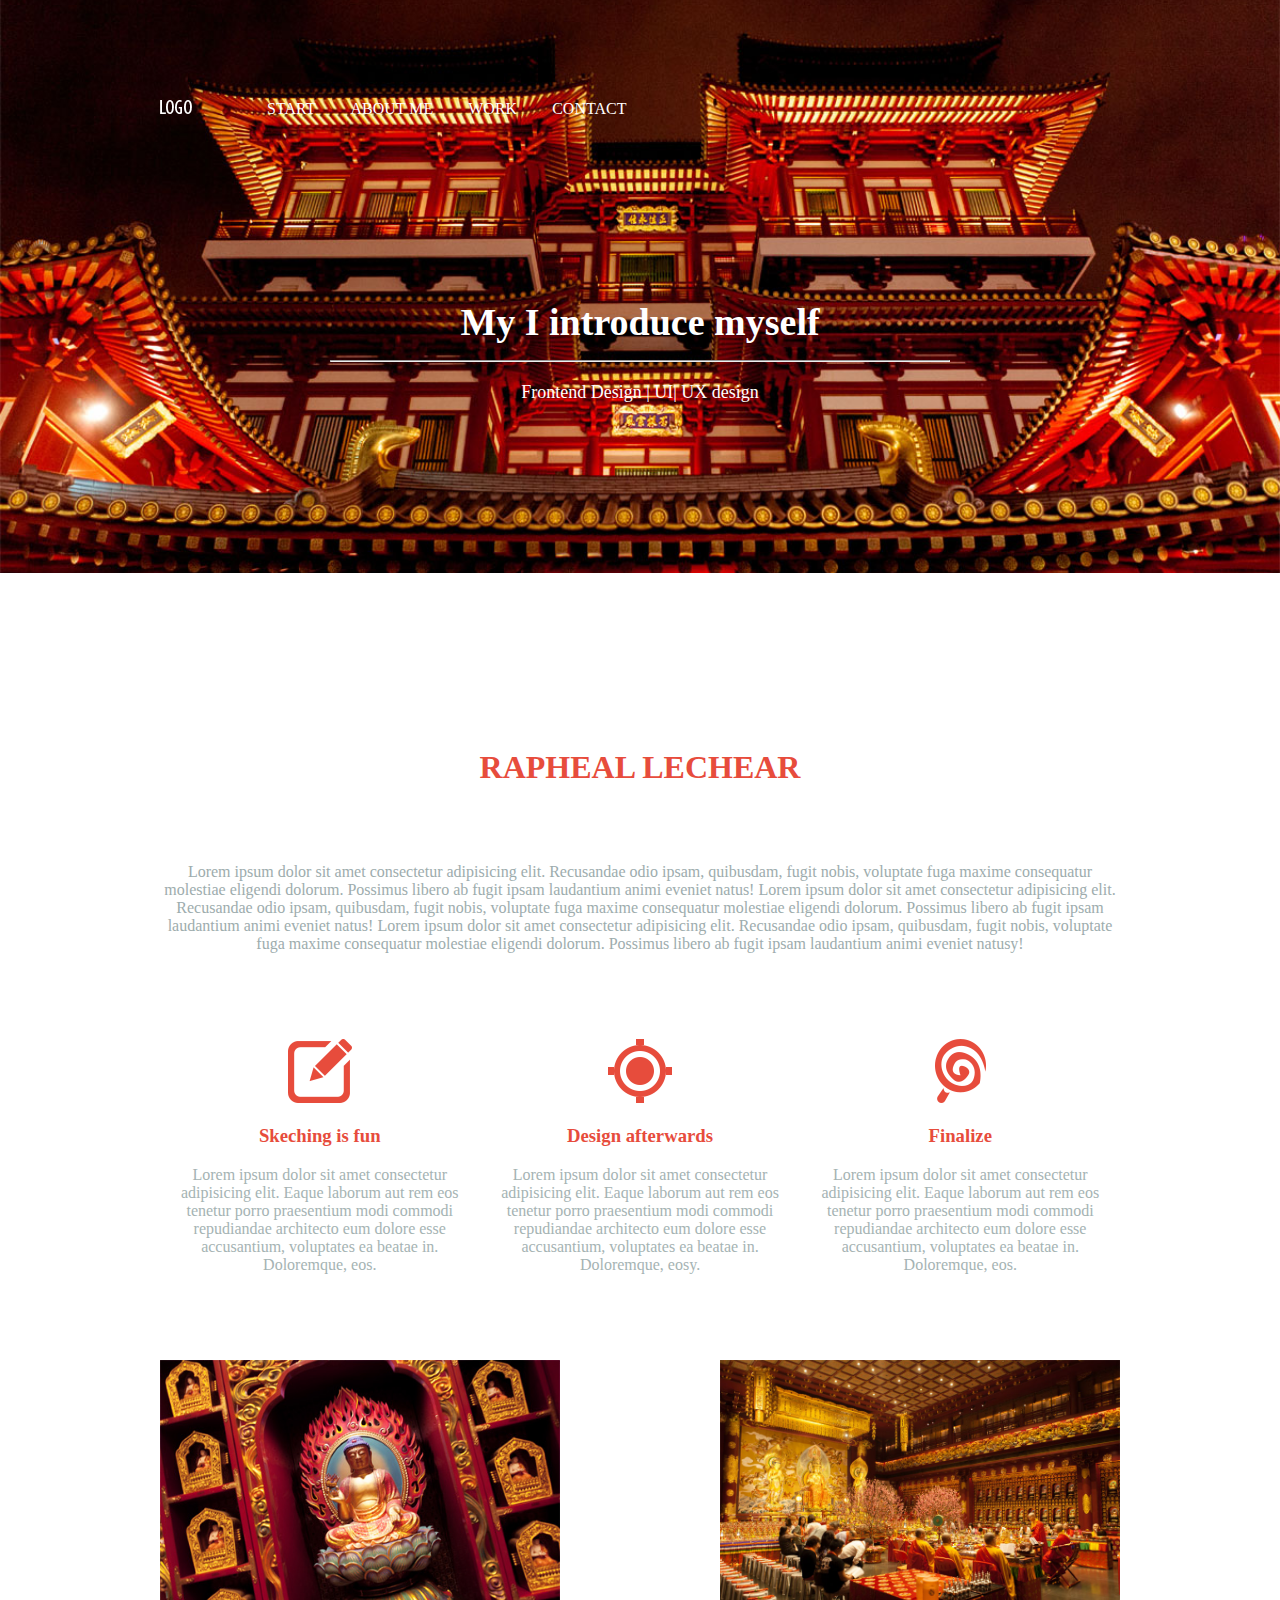
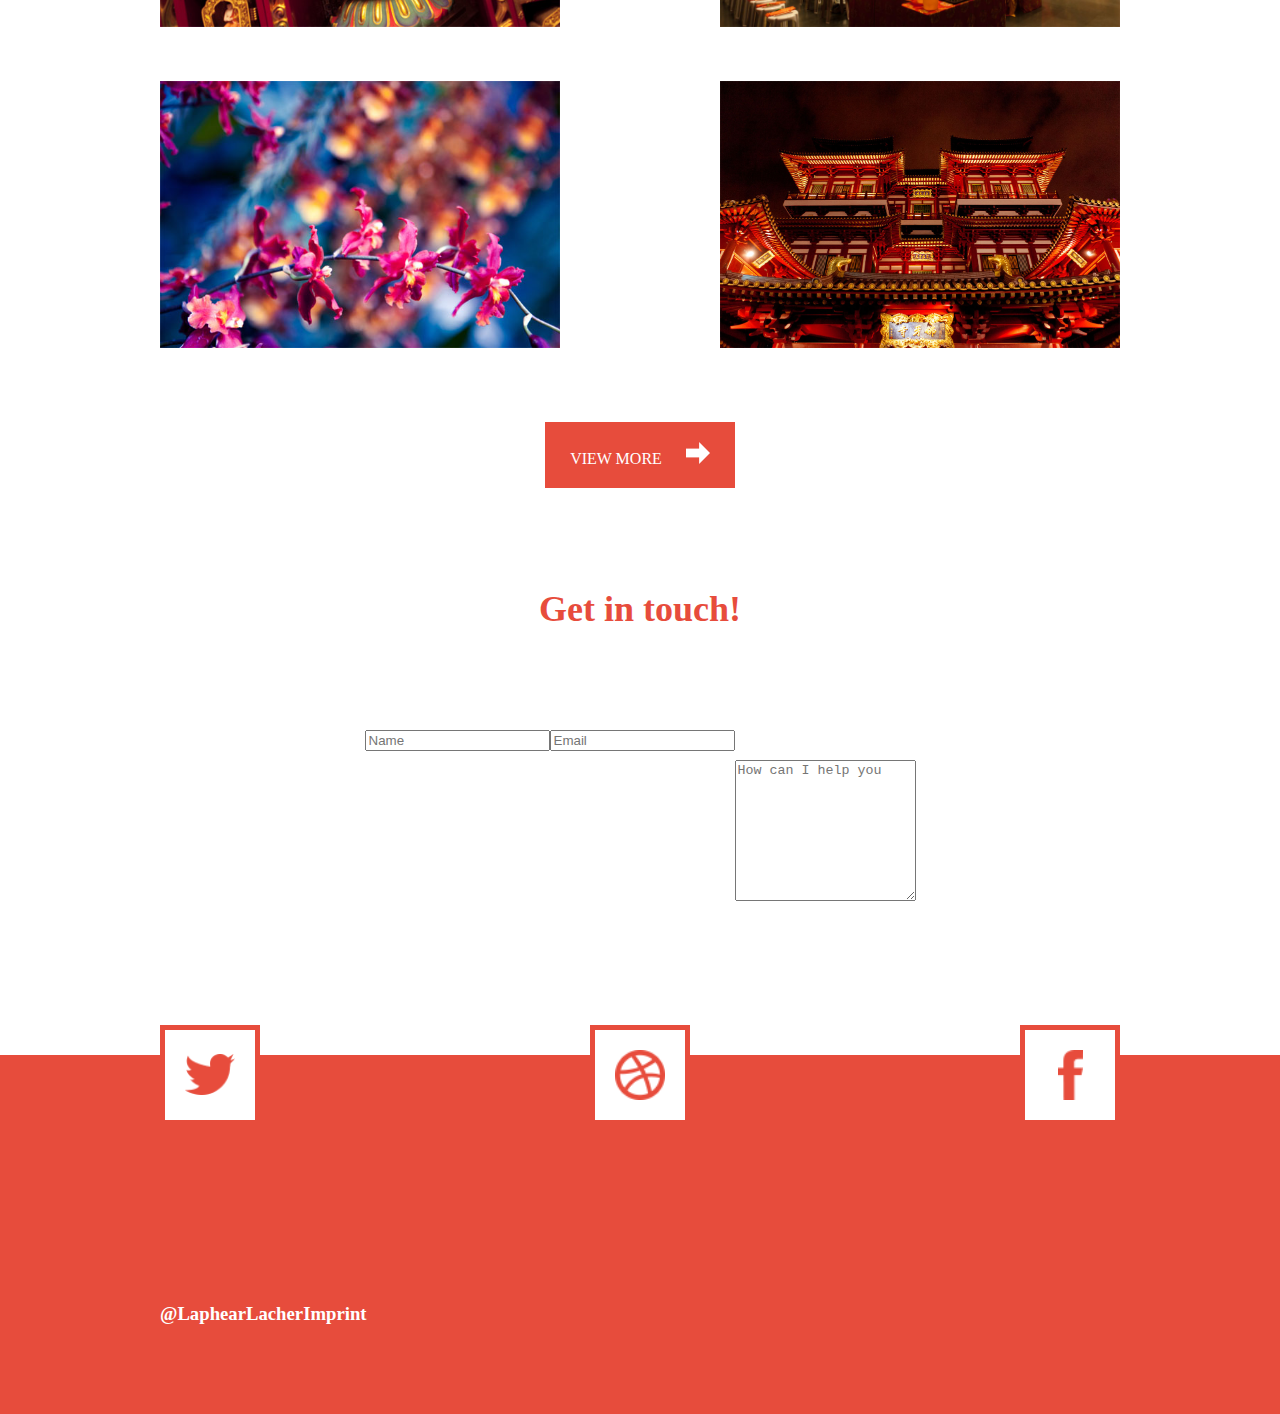
<file: introduc/index.html>
<!DOCTYPE html>
<html lang="en">
<head>
    <meta charset="UTF-8">
    <meta name="viewport" content="width=device-width, initial-scale=1.0">
    <link rel="stylesheet" href="https://stackpath.bootstrapcdn.com/font-awesome/4.7.0/css/font-awesome.min.css">
    <!-- CSS only -->
<link href="https://cdn.jsdelivr.net/npm/bootstrap@5.0.0-beta2/dist/css/bootstrap.min.css" rel="stylesheet" integrity="sha384-BmbxuPwQa2lc/FVzBcNJ7UAyJxM6wuqIj61tLrc4wSX0szH/Ev+nYRRuWlolflfl" crossorigin="anonymous">
    <title>Login</title>
    <link rel="stylesheet" href="css/style.css">
    <link rel="stylesheet" href="css/common.css">
</head>
<body>
<div class="bg-header position-relative ">
  <div class=" opacity-85 bg-b28681 "></div>
    <div class="container">
      <div class="menu-items d-flex justify-content-between">
 
       <div class="logo">
       <a href="#">  <img src="img/Logo.png"></a>
       </div>
       <div class="menu-text">
       
         <ul class=" m-0 d-flex">
           <li class="txt-big "><a href="#" class="a-decor clr-white">start</a></li>
           <li class="txt-big"><a href="#" class="a-decor clr-white">about me</a></li>
           <li class="txt-big"><a href="#" class="a-decor clr-white"> work</a></li>
           <li class="txt-big"><a href="#" class="a-decor clr-white">Contact</a></li>
         </ul>
      
       </div>
      </div>
      <div class="header-text">
        <h2 class="clr-white txt-center">My I introduce myself</h2>
        <hr class="clr-white txt-center">
        <p class="clr-white txt-center">Frontend Design | UI| UX design </p>
      </div>
      
  
  </div>
</div>

<div class="container">
  <div class="texts">
      <h2 class="txt-big txt-center">rapheal lechear</h2>
      <p class="txt-center clr-white">Lorem ipsum dolor sit amet consectetur adipisicing elit.
         Recusandae odio ipsam, quibusdam, fugit nobis,
          voluptate fuga maxime consequatur molestiae eligendi dolorum.
         Possimus libero ab fugit ipsam laudantium animi eveniet natus!
         Lorem ipsum dolor sit amet consectetur adipisicing elit.
         Recusandae odio ipsam, quibusdam, fugit nobis,
          voluptate fuga maxime consequatur molestiae eligendi dolorum.
         Possimus libero ab fugit ipsam laudantium animi eveniet natus!
         Lorem ipsum dolor sit amet consectetur adipisicing elit.
         Recusandae odio ipsam, quibusdam, fugit nobis,
          voluptate fuga maxime consequatur molestiae eligendi dolorum.
         Possimus libero ab fugit ipsam laudantium animi eveniet natusy!
        </p>
  
  </div>
  <div class="texts-icon d-flex">
    <div class="text-icon">
      <img class="" src="img/icon1.png">
      <h3 class="">Skeching is fun</h3>
      <p>Lorem ipsum dolor sit amet consectetur adipisicing elit.
         Eaque laborum aut rem eos tenetur porro praesentium modi 
         commodi repudiandae architecto eum dolore esse accusantium,
         voluptates ea beatae in. Doloremque, eos.</p>
    </div>
    <div class="text-icon">
      <img src="img/icon2.png">
      <h3 class="" >Design afterwards</h3>
      <p class="">Lorem ipsum dolor sit amet consectetur adipisicing elit.
         Eaque laborum aut rem eos tenetur porro praesentium modi 
         commodi repudiandae architecto eum dolore esse accusantium,
         voluptates ea beatae in. Doloremque, eosy.</p>
    </div>
    <div class="text-icon">
      <img src="img/icon3.png">
      <h3 class="">Finalize</h3>
      <p>Lorem ipsum dolor sit amet consectetur adipisicing elit.
         Eaque laborum aut rem eos tenetur porro praesentium modi 
         commodi repudiandae architecto eum dolore esse accusantium,
         voluptates ea beatae in. Doloremque, eos.</p>
    </div>
  </div>

  <div class="imgs ">
    
    <div class="imgs-item ">
     <div class="img-left">
      <img src="img/budda.jpg">
     </div>
     <div class="img-text">
       <h3 class="clr-white">Lorem ipsum dolor sit</h3>
       <p>amet consectetur adipisicing elit.
        </p>
     </div>
     <div class="search">
       <img src="img/search.png" >
     </div>

    </div> 

    
    <div class="imgs-item ">
      <div class="img-left">
       <img src="img/daniel2.jpg">
      </div>
      <div class="img-text">
        <h3 class="clr-white">Lorem ipsum dolor sit</h3>
        <p>amet consectetur adipisicing elit.
         </p>
      </div>
      <div class="search">
        <img src="img/search.png" >
      </div>
     </div> 
     

  </div>
  <div class="imgs pt-50">
    
    <div class="imgs-item ">
     <div class="img-left">
      <img src="img/daniel1.jpg">
     </div>
     <div class="img-text">
       <h3 class="clr-white">Lorem ipsum dolor sit</h3>
       <p>amet consectetur adipisicing elit.
        </p>
     </div>
     <div class="search">
       <img src="img/search.png" >
     </div>

    </div> 

    
    <div class="imgs-item ">
      <div class="img-left">
       <img src="img/header-back.jpg">
      </div>
      <div class="img-text">
        <h3 class="clr-white">Lorem ipsum dolor sit</h3>
        <p>amet consectetur adipisicing elit.
         </p>
      </div>
      <div class="search">
        <img src="img/search.png" >
      </div>
     </div>     
  </div>


  <div class="arrow">
    <div class="p-70 ">
      <a class="txt-big  bg-e74c3c a-decor clr-white" href="#"><span>view more</span>
        <img src="img/Arrow.png" class="pl-20">
      </a>
      
    </div>
  </div>
  <div class="letter">
    <h2 class="clr-e74c3c">Get in touch!</h2>
    <form class="">
    <div class="row">
      <div class="form-group col-lg-6">  
        <input type="email" class="form-control"  placeholder="Name">
      </div>
      <div class="form-group  col-lg-6">
        <input type="email" class="form-control"  placeholder="Email">
      </div>
    <div class="form-group col-lg-12 pt-30">
      <textarea class="form-control" id="exampleFormControlTextarea1" rows="9" placeholder="How can I help you"></textarea>
    </div>
  </div>
    </form>
  </div>  
</div>

<div class="footer bg-e74c3c">
  <div class="container position-relative">
    <div class="footer-icon ">
      <div class="bg-clr-white">
        <img src="img/twitter.png">
      </div>
      <div class="bg-clr-white">
        <img src="img/dribbble.png">
      </div>
      <div class="bg-clr-white">
        <img src="img/facebook.png">
      </div>
    </div>
   <div class="footer-text ">
    <div class="col-lg-6"><h3 class="clr-white">@LaphearLacher</h3></div>
    <div class="col-lg-6"><h3 class="txt-end clr-white">Imprint</h3></div>
   </div>
  </div>
</div>
</body>
</html>
</file>
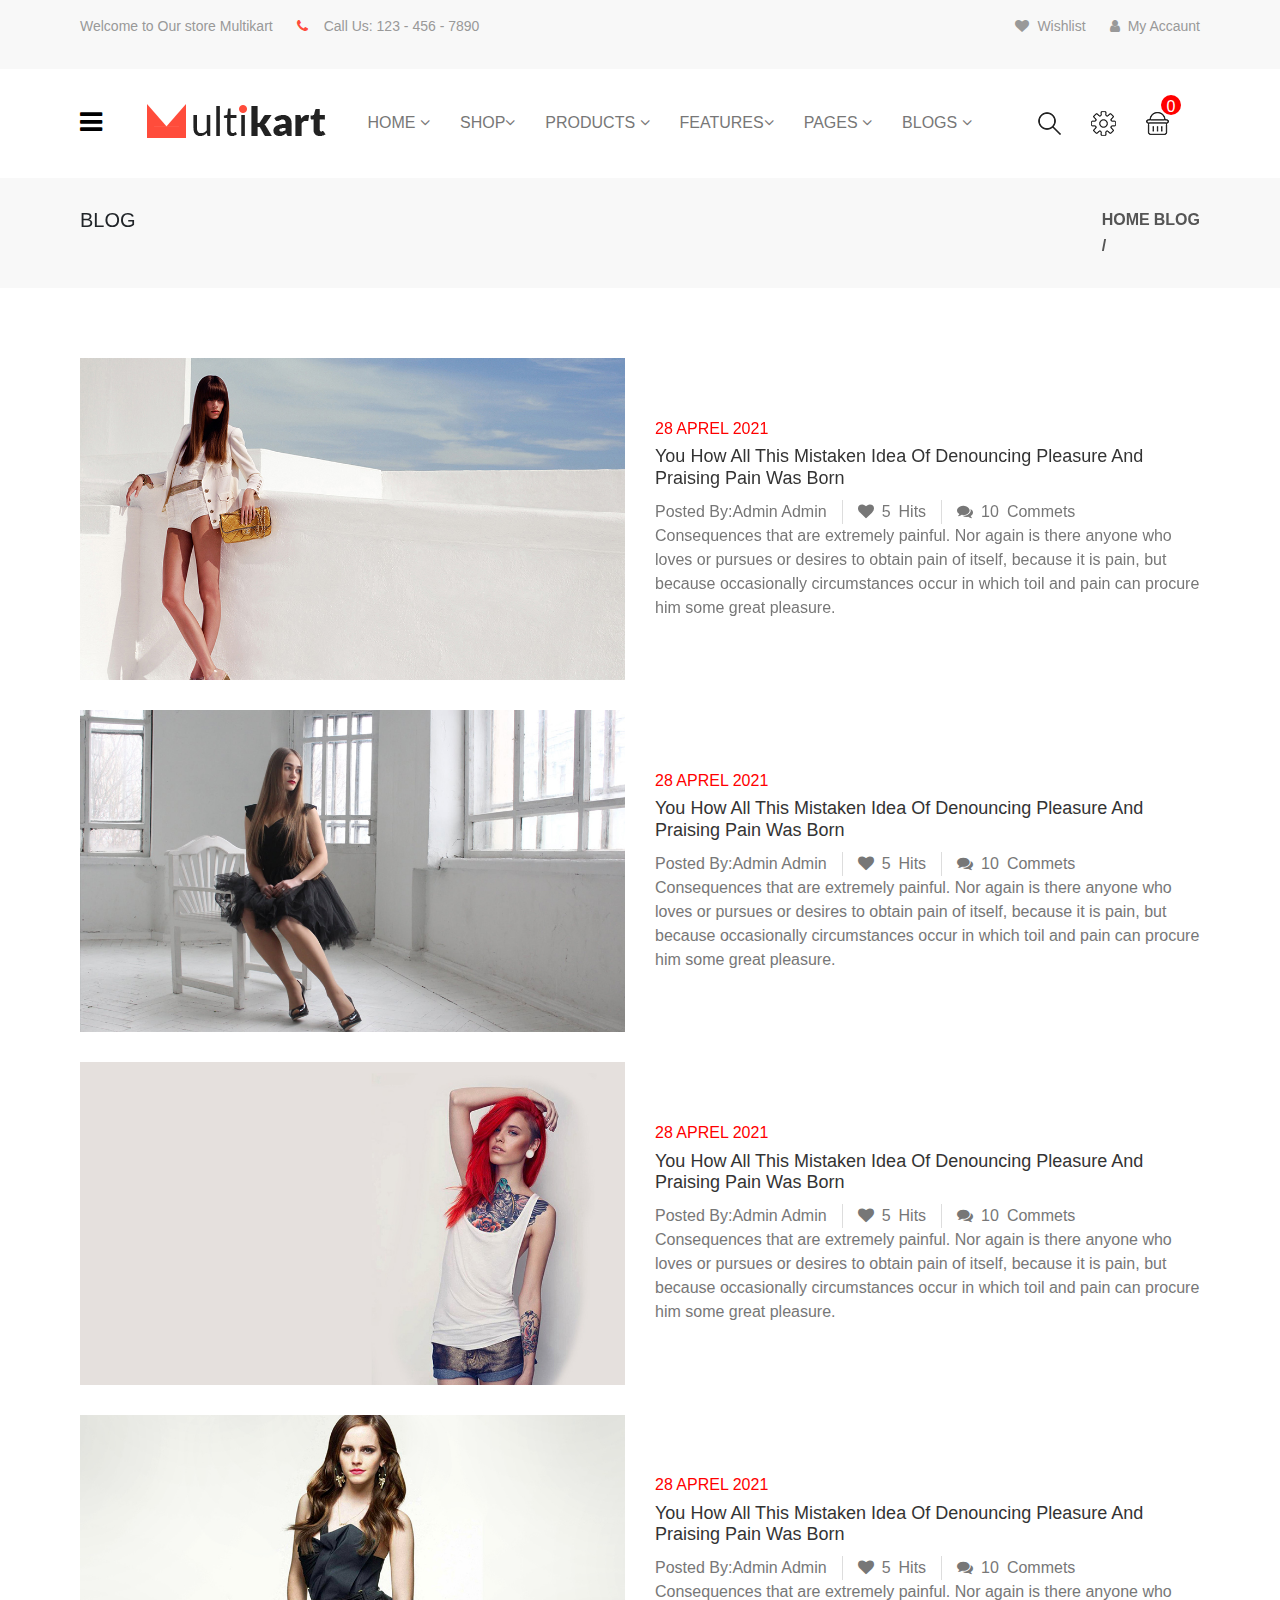
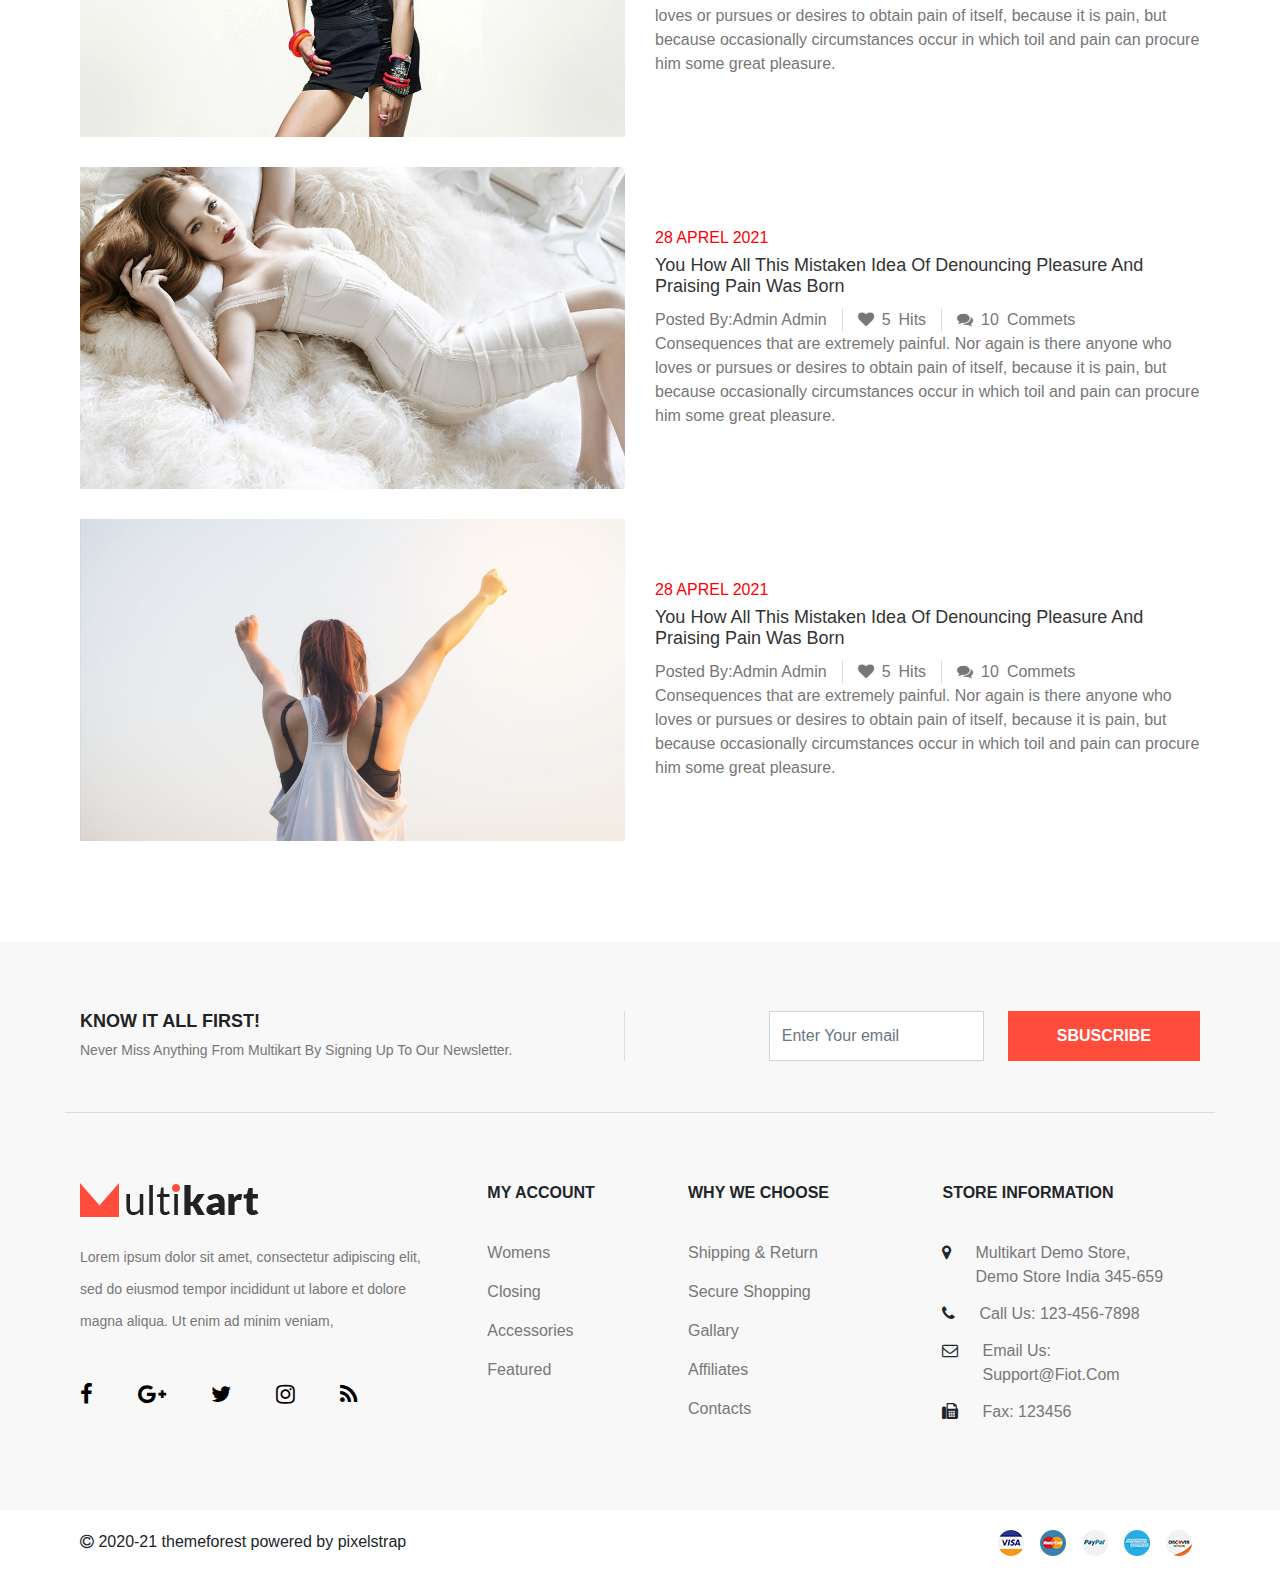
<file: multikart/index.html>
<!DOCTYPE html>
<html lang="en">
<head>
    <meta charset="UTF-8">
    <meta name="viewport" content="width=device-width, initial-scale=1.0">
    <link rel="stylesheet" href="https://stackpath.bootstrapcdn.com/font-awesome/4.7.0/css/font-awesome.min.css">
    <link rel="stylesheet" href="https://maxcdn.bootstrapcdn.com/bootstrap/4.5.2/css/bootstrap.min.css">
    <title>Task1</title>
    <link rel="stylesheet" href="style.css">
    <link rel="stylesheet" href="common.css">
</head>
<body>
  <div class="container-fluid bg-f8f8f8">
    <div class="container-1140">
      <div class="row">
        <div class="col-md-6 ">
          <ul class="ul-list-style d-flex pt-3 pb-3 m-0">
            <li class="pr-4 font-sz-14 clr-999">Welcome to Our store Multikart</li>
            <li class="font-sz-14 clr-999"><i class="fa fa-phone clr-ff4c3b pr-3 " aria-hidden="true"></i>Call Us: 123 - 456 - 7890</li>
          </ul>
        </div>
        <div class="col-md-6">
          <ul class="ul-list-style d-flex justify-content-end pt-3 pb-3">
            <li class="text-capitalize clr-999 font-sz-14 pr-4"><a href="#" class="clr-999  account"><i class="fa fa-heart pr-2" aria-hidden="true"></i><span>wishlist</span></a></li>
            <li class="text-capitalize  font-sz-14"><a href="#" class="clr-999 account "><i class="fa fa-user pr-2 " aria-hidden="true"></i><span>my accaunt</span></a></li>
          </ul>
        </div>
      </div>
    </div>
  </div>
  



  <div class="container-fluid">
    <div class="container-1140">
      <div class="row">
        <div class="col-md-3 d-flex">
          <div class="nav-sidebar"><a href="#"><i class="fa fa-bars" aria-hidden="true"></i></a></div>
          <div class="nav-logo"><a href="#"><img src="img/logo.png"></a></div>
        </div>
        <div class="col-md-7">
          <div class="nav-links">
            <ul class="text-uppercase d-flex mb-0">
              <li class="nav-link">
                <a href="#" class="font-sz-16 clr-777">Home <i class="fa fa-angle-down " aria-hidden="true"></i></a>
                <div class="dropdown">
                  <ul class="ul-list-style">
                    <li class="dropdown-link text-capitalize"><a href="#">link1</a></li>
                    <li class="dropdown-link text-capitalize"><a href="#">link2</a></li>
                    <li class="dropdown-link text-capitalize"><a href="#">link3<i class="fa fa-angle-right" aria-hidden="true"></i></a>
                      <div class="dropdown second">
                        <ul class="ul-list-style">
                          <li class="dropdown-link text-capitalize"><a href="#">link1</a></li>
                          <li class="dropdown-link text-capitalize"><a href="#">link2</a></li>
                          <li class="dropdown-link text-capitalize"><a href="#">link3<i class="fa fa-angle-right" aria-hidden="true"></i></a></li>
                          <li class="dropdown-link text-capitalize"><a href="#">link4</a></li>
                          <li class="dropdown-link text-capitalize"><a href="#">link5</a></li>
                          
                        </ul>
                      </div>
                    </li>
                    <li class="dropdown-link text-capitalize"><a href="#">link4</a></li>
                    <li class="dropdown-link text-capitalize"><a href="#">link5</a></li>
                    
                  </ul>
                </div>
              </li>
              <li class="nav-link">
                <a href="#" class="font-sz-16 clr-777">shop<i class="fa fa-angle-down " aria-hidden="true"></i></a>
              </li>
              <li class="nav-link">
                <a href="#" class="font-sz-16 clr-777">products <i class="fa fa-angle-down " aria-hidden="true"></i></a>
              </li>
              <li class="nav-link">
                <a href="#" class="font-sz-16 clr-777">features<i class="fa fa-angle-down " aria-hidden="true"></i></a>
              </li>
              <li class="nav-link">
                <a href="#" class="font-sz-16 clr-777">pages <i class="fa fa-angle-down " aria-hidden="true"></i></a>
              </li>
              <li class="nav-link">
                <a href="#" class="font-sz-16 clr-777">blogs <i class="fa fa-angle-down " aria-hidden="true"></i></a>
              </li>
            </ul>
          </div>
        </div>
        <div class="col-md-2 d-flex menu-right">
          <a href="#" class="pr-20"><img src="img/search.png"></a>
          <a href="#" class="pr-20"><img src="img/language.png"></a>
          <a href="#" class="pr-20"><img src="img/sebet.png">
          <div class="sebet "><span>0</span></div>
          </a>
         
       
          
        </div>
      </div>
    </div>
  </div>
    



<div class="container-fluid bg-f8f8f8">
<div class="container-1140">
  <div class="row page-title">
    <div class="col-md-6 page-title-left"><h2 class="text-uppercase pt-30 pb-30">blog</h2></div>
    <div class="col-md-6 page-title-right">
      <ul class="text-uppercase pt-30 pb-30 mb-0 ul-list-style">
        <li><a href="#" class="txt-decor">home</a>/</li>
        <li class="pl-1"><a href="#"  class="txt-decor">blog</a></li>
      </ul>
   
    </div>
  </div>
</div>
</div>
 

<div class="container-fluid ">
  <div class="container-1140">
   <div class="row pt-70 pb-70">
     <div class="col-md-6 imgs mb-30">
             <img src="img/img1.jpg">
     </div>
     <div class="col-md-6 imgs-text d-flex align-items-center mb-30">
       <div class="imgs-text-all ">
         <h6 class="text-uppercase ">28  Aprel  2021</h6>
         <a href="#" class="txt-decor imgs-header">
           <h4>You How All This Mistaken 
             Idea Of Denouncing Pleasure And 
             Praising Pain Was Born</h4>
         </a>
         <ul class="ul-list-style d-flex pl-0 mb-0">
           <li class="clr-777">Posted By:Admin Admin</li>
           <li class="clr-777"><i class="fa fa-heart"></i><span class="ml-2">5</span><span class="ml-2">Hits</span></li>
            <li class="clr-777"><i class="fa fa-comments"></i><span class="ml-2">10</span ><span class="ml-2">Commets</span></li>
          </ul>
          <p class="clr-777 m-0">
            Consequences that are extremely painful. 
            Nor again is there anyone who loves or pursues or
             desires to obtain pain of itself, because it is pain,
              but because occasionally circumstances occur in
             which toil and pain can procure him some great pleasure.
          </p>
       </div>
     </div>

     <div class="col-md-6 imgs mb-30">
      <img src="img/img2.jpg">
</div>
<div class="col-md-6 imgs-text d-flex align-items-center mb-30">
<div class="imgs-text-all ">
  <h6 class="text-uppercase ">28  Aprel  2021</h6>
  <a href="#" class="txt-decor imgs-header">
    <h4>You How All This Mistaken 
      Idea Of Denouncing Pleasure And 
      Praising Pain Was Born</h4>
  </a>
  <ul class="ul-list-style d-flex pl-0 mb-0">
    <li class="clr-777">Posted By:Admin Admin</li>
    <li class="clr-777"><i class="fa fa-heart"></i><span class="ml-2">5</span><span class="ml-2">Hits</span></li>
     <li class="clr-777"><i class="fa fa-comments"></i><span class="ml-2">10</span ><span class="ml-2">Commets</span></li>
   </ul>
   <p class="clr-777 m-0">
     Consequences that are extremely painful. 
     Nor again is there anyone who loves or pursues or
      desires to obtain pain of itself, because it is pain,
       but because occasionally circumstances occur in
      which toil and pain can procure him some great pleasure.
   </p>
</div>
</div>
<div class="col-md-6 imgs mb-30">
  <img src="img/img3.jpg">
</div>
<div class="col-md-6 imgs-text d-flex align-items-center mb-30">
<div class="imgs-text-all ">
<h6 class="text-uppercase ">28  Aprel  2021</h6>
<a href="#" class="txt-decor imgs-header">
<h4>You How All This Mistaken 
  Idea Of Denouncing Pleasure And 
  Praising Pain Was Born</h4>
</a>
<ul class="ul-list-style d-flex pl-0 mb-0">
<li class="clr-777">Posted By:Admin Admin</li>
<li class="clr-777"><i class="fa fa-heart"></i><span class="ml-2">5</span><span class="ml-2">Hits</span></li>
 <li class="clr-777"><i class="fa fa-comments"></i><span class="ml-2">10</span ><span class="ml-2">Commets</span></li>
</ul>
<p class="clr-777 m-0">
 Consequences that are extremely painful. 
 Nor again is there anyone who loves or pursues or
  desires to obtain pain of itself, because it is pain,
   but because occasionally circumstances occur in
  which toil and pain can procure him some great pleasure.
</p>
</div>
</div>

<div class="col-md-6 imgs mb-30">
  <img src="img/img4.jpg">
</div>
<div class="col-md-6 imgs-text d-flex align-items-center mb-30">
<div class="imgs-text-all ">
<h6 class="text-uppercase ">28  Aprel  2021</h6>
<a href="#" class="txt-decor imgs-header">
<h4>You How All This Mistaken 
  Idea Of Denouncing Pleasure And 
  Praising Pain Was Born</h4>
</a>
<ul class="ul-list-style d-flex pl-0 mb-0">
<li class="clr-777">Posted By:Admin Admin</li>
<li class="clr-777"><i class="fa fa-heart"></i><span class="ml-2">5</span><span class="ml-2">Hits</span></li>
 <li class="clr-777"><i class="fa fa-comments"></i><span class="ml-2">10</span ><span class="ml-2">Commets</span></li>
</ul>
<p class="clr-777 m-0">
 Consequences that are extremely painful. 
 Nor again is there anyone who loves or pursues or
  desires to obtain pain of itself, because it is pain,
   but because occasionally circumstances occur in
  which toil and pain can procure him some great pleasure.
</p>
</div>
</div>

<div class="col-md-6 imgs mb-30">
  <img src="img/img5.jpg">
</div>
<div class="col-md-6 imgs-text d-flex align-items-center mb-30">
<div class="imgs-text-all ">
<h6 class="text-uppercase ">28  Aprel  2021</h6>
<a href="#" class="txt-decor imgs-header">
<h4>You How All This Mistaken 
  Idea Of Denouncing Pleasure And 
  Praising Pain Was Born</h4>
</a>
<ul class="ul-list-style d-flex pl-0 mb-0">
<li class="clr-777">Posted By:Admin Admin</li>
<li class="clr-777"><i class="fa fa-heart"></i><span class="ml-2">5</span><span class="ml-2">Hits</span></li>
 <li class="clr-777"><i class="fa fa-comments"></i><span class="ml-2">10</span ><span class="ml-2">Commets</span></li>
</ul>
<p class="clr-777 m-0">
 Consequences that are extremely painful. 
 Nor again is there anyone who loves or pursues or
  desires to obtain pain of itself, because it is pain,
   but because occasionally circumstances occur in
  which toil and pain can procure him some great pleasure.
</p>
</div>
</div>
<div class="col-md-6 imgs mb-30">
  <img src="img/img6.jpg">
</div>
<div class="col-md-6 imgs-text d-flex align-items-center mb-30">
<div class="imgs-text-all ">
<h6 class="text-uppercase ">28  Aprel  2021</h6>
<a href="#" class="txt-decor imgs-header">
<h4>You How All This Mistaken 
  Idea Of Denouncing Pleasure And 
  Praising Pain Was Born</h4>
</a>
<ul class="ul-list-style d-flex pl-0 mb-0">
<li class="clr-777">Posted By:Admin Admin</li>
<li class="clr-777"><i class="fa fa-heart"></i><span class="ml-2">5</span><span class="ml-2">Hits</span></li>
 <li class="clr-777"><i class="fa fa-comments"></i><span class="ml-2">10</span ><span class="ml-2">Commets</span></li>
</ul>
<p class="clr-777 m-0">
 Consequences that are extremely painful. 
 Nor again is there anyone who loves or pursues or
  desires to obtain pain of itself, because it is pain,
   but because occasionally circumstances occur in
  which toil and pain can procure him some great pleasure.
</p>
</div>
</div>
   </div>
  </div>
  </div>

  <div class="container-fluid bg-f8f8f8">
    <div class="container-1140">
      <div class="row small-section">
        <div class="col-md-6 txts">
          <div>
            <h4>KNOW IT ALL FIRST!</h4>
          <p>Never Miss Anything From Multikart By Signing Up To Our Newsletter.</p>
          </div>
        </div>
        <div class="col-md-6 mail-write"> 
          <form >
            <div class="form-group d-flex justify-content-end">
              <input type="email" class="form-control  pt-4 pb-4" placeholder="Enter Your email">
              <button type="submit" class="btn   text-uppercase ml-4 pl-5 pr-5">sbuscribe</button>
            </div>
           
          </form>
        </div>
      </div>

    <div class="row d-flex footer pt-70 pb-70">
      <div class="col-md-4">
        <a href="#"><img src="img/logo.png"  class="mb-4"></a>
        <p class="footer-txt">
          Lorem ipsum dolor sit amet, consectetur
           adipiscing elit, sed do eiusmod tempor incididunt 
          ut labore et dolore magna aliqua. Ut enim ad minim veniam,
        </p>
        <div class="icons d-flex  pt-30">
          <div class="facebook"><a href="#" class="social"><i class="fa fa-facebook-f pr-45"></i></a></div>
          <div class="google"><a href="#" class="social"><i class="fa fa-google-plus pr-45"></i></a></div>
          <div class="twitter"><a href="#" class="social"><i class="fa fa-twitter pr-45"></i></a></div>
          <div class="instagram"><a href="#" class="social"><i class="fa fa-instagram pr-45"></i></a></div>
          <div class="rss"><a href="#" class="social"><i class="fa fa-rss pr-45"></i></a></div>
        </div>
      </div>
      <div class="col-md-2 ">
        <h4 class="mb-25 font-sz-16 text-uppercase pl-4 fnt-we-700 letter-spacing-03">My account</h4>
        <div class="footer-menu">
          <ul class="text-capitalize ul-list-style pl-4">
            <li class="pt-13"><a href="#" class="txt-decor clr-777">Womens</a></li>
            <li class="pt-13"><a href="#" class="txt-decor clr-777"> closing</a></li>
            <li class="pt-13"><a href="#" class="txt-decor clr-777">accessories</a></li>
            <li class="pt-13"><a href="#" class="txt-decor clr-777">featured</a></li>
          </ul>
        </div>
      </div>
      <div class="col-md-3 pl-5">
        <h4 class="mb-25 font-sz-16 text-uppercase pl-0 fnt-we-700">why we choose</h4>
        <div class="footer-menu">
          <ul class="text-capitalize ul-list-style pl-0">
            <li class="pt-13"><a href="#" class="txt-decor clr-777">Shipping & Return</a></li>
            <li class="pt-13"><a href="#" class="txt-decor clr-777">Secure Shopping</a></li>
            <li class="pt-13"><a href="#" class="txt-decor clr-777">Gallary</a></li>
            <li class="pt-13"><a href="#" class="txt-decor clr-777">Affiliates</a></li>
            <li class="pt-13"><a href="#" class="txt-decor clr-777">Contacts</a></li>
          </ul>
        </div>
      </div>
      <div class="col-md-3">
        <h4 class="mb-25 font-sz-16 text-uppercase pl-0 fnt-we-700 ">store information</h4>
        <div class="footer-menu">
          <ul class="text-capitalize ul-list-style pl-0">
            <li class="pt-13 d-flex">
              <div>  <i class="fa fa-map-marker" aria-hidden="true"></i></div>
              <div class="pl-4 clr-777">Multikart Demo Store,<br> Demo Store India 345-659</div>
            </li>
            <li class="pt-13  d-flex">
              <div> <i class="fa fa-phone" aria-hidden="true"></i></div>
              <div class="pl-4 clr-777">Call Us: 123-456-7898</div>
            </li>
            <li class="pt-13  d-flex">
              <div>  <i class="fa fa-envelope-o" aria-hidden="true"></i></div>
              <div class="pl-4 clr-777">Email Us:<br> Support@Fiot.Com</div>
            </li>
            <li class="pt-13  d-flex">
              <div><i class="fa fa-fax" aria-hidden="true"></i></div>
              <div class="pl-4 clr-777">Fax: 123456</div>
            </li>
         
          </ul>
        </div>
      </div>
    </div>
    </div>
    </div>


    <div class="container-fluid ">
      <div class="container-1140">
        <div class="row">
          <div class="col-md-6 pt-20 pb-20">
            <i class="fa fa-copyright" aria-hidden="true"></i>
            2020-21 themeforest powered by pixelstrap
          </div>
          <div class="col-md-6 d-flex justify-content-end pt-20 pb-20">
            <div>
              <a href="#" class="pl-2 pr-2"><img src="img/visa.png"></a>
            </div>
            <div>
              <a href="#"  class="pl-2 pr-2"><img src="img/master.png"></a>
            </div>
            <div>
              <a href="#"  class="pl-2 pr-2"><img src="img/paypal.png"></a>
            </div>
            <div>
              <a href="#"  class="pl-2 pr-2"><img src="img/vebster.png"></a>
            </div>
            <div>
              <a href="#"  class="pl-2 pr-2"><img src="img/docer.png"></a>
            </div>
          </div>
        </div>
      </div>
    </div>
      
</body>
</html>
</file>
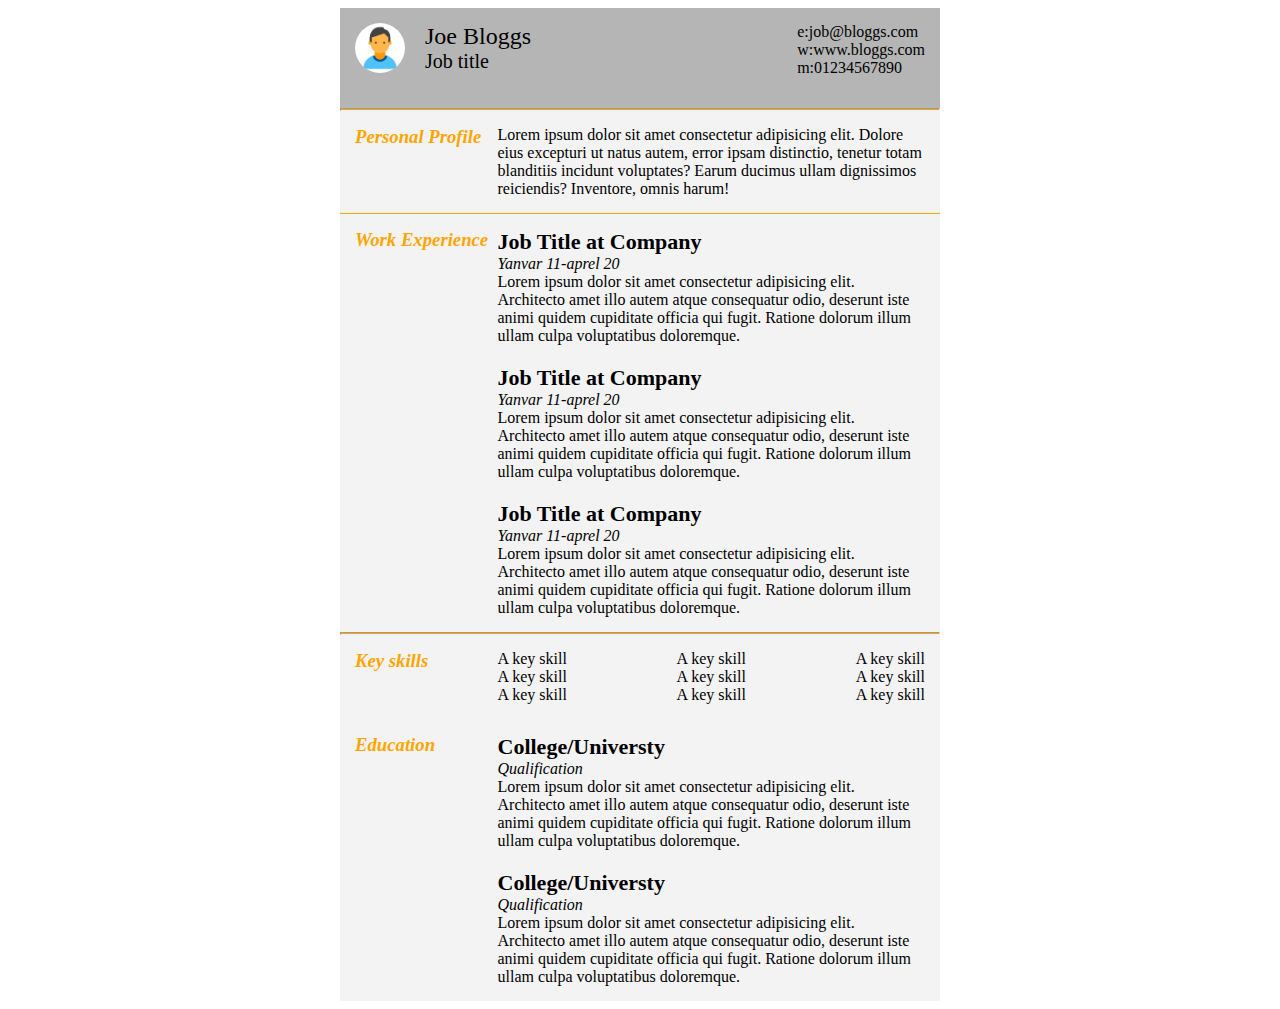
<file: my-about/index.html>
<!DOCTYPE html>
<html lang="en">
<head>
    <meta charset="UTF-8">
    <meta name="viewport" content="width=device-width, initial-scale=1.0">
    <title>Ders3</title>
    <link rel="stylesheet" href="css/style.css">
    <link rel="stylesheet" href="css/common.css">
</head>
<body>
    <div class="container">
        <div class="header ">
            <div class="header-left d-flex">
                <div class="header-left-img"><img src="img/img1.png"></div>
                <div class="names"><p class="big-name m-bottom m-top">Joe Bloggs</p>
                     <p class="small-name m-top">Job title</p>
                </div>
            </div>
            <div class="header-right ">
                
                    <p class="m-0">e:job@bloggs.com</p>
                    <p class="m-0">w:www.bloggs.com</p>
                    <p class="m-0">m:01234567890</p>
               
              
            </div>
        </div>
        <hr class="line m-0">

       <div class="main w-100">
        <div class="main-text d-flex w-100 ">
            <div class="text-left w-25 "><h3 class="m-0"><i class="titles">Personal Profile</i></h3></div>
            <div class="text-light w-75">
                <p class="m-0">
                    Lorem ipsum dolor sit amet consectetur adipisicing elit. 
                Dolore eius excepturi ut natus autem, error ipsam distinctio, tenetur totam blanditiis incidunt voluptates?
                 Earum ducimus ullam dignissimos reiciendis? Inventore, omnis harum!
                </p>
            </div>
            
        </div>

        <div class="main-alt-text d-flex w-100 ">
            <div class="text-left w-25 "><h3 class="m-0"><i class="titles">Work Experience</i></h3></div>
            <div class="text-light w-75">
                  <div class="bottom-texts">
                      <h3 class="m-0">Job Title at Company</h3>
                      <span><i >Yanvar 11-aprel 20</i></span>
                      <p class="m-0">Lorem ipsum dolor sit amet consectetur adipisicing elit. 
                          Architecto amet illo autem atque consequatur odio, 
                          deserunt iste animi quidem cupiditate officia qui fugit. 
                          Ratione dolorum illum ullam culpa voluptatibus doloremque.</p>
                  </div>

                  <div class="bottom-texts p-top-20">
                    <h3 class="m-0">Job Title at Company</h3>
                    <span><i >Yanvar 11-aprel 20</i></span>
                    <p class="m-0">Lorem ipsum dolor sit amet consectetur adipisicing elit. 
                        Architecto amet illo autem atque consequatur odio, 
                        deserunt iste animi quidem cupiditate officia qui fugit. 
                        Ratione dolorum illum ullam culpa voluptatibus doloremque.</p>
                </div>

                <div class="bottom-texts p-top-20">
                    <h3 class="m-0">Job Title at Company</h3>
                    <span><i >Yanvar 11-aprel 20</i></span>
                    <p class="m-0">Lorem ipsum dolor sit amet consectetur adipisicing elit. 
                        Architecto amet illo autem atque consequatur odio, 
                        deserunt iste animi quidem cupiditate officia qui fugit. 
                        Ratione dolorum illum ullam culpa voluptatibus doloremque.</p>
                </div>
            </div>
            
        </div>
      
       </div>
        <hr class="line m-0">
       <div class="skilss d-flex w-100 ">
           <div class="key-name w-25"><h3 class="m-0"><i class="titles">Key skills</i></h3></div>
           <div class="key-skills w-75 d-flex">
               <div class="keys">
                   <p class="m-0">A key skill</p>
                   <p class="m-0">A key skill</p>
                   <p class="m-0">A key skill</p>
               </div>
               <div class="keys">
                <p class="m-0">A key skill</p>
                <p class="m-0">A key skill</p>
                <p class="m-0">A key skill</p>
            </div>
            <div class="keys">
                <p class="m-0">A key skill</p>
                <p class="m-0">A key skill</p>
                <p class="m-0">A key skill</p>
            </div>
           </div>
       </div>

       
       <div class="main-alt-text d-flex w-100 ">
        <div class="text-left w-25 "><h3 class="m-0"><i class="titles">Education</i></h3></div>
        <div class="text-light w-75">
              <div class="bottom-texts">
                  <h3 class="m-0">College/Universty</h3>
                  <span><i >Qualification</i></span>
                  <p class="m-0">Lorem ipsum dolor sit amet consectetur adipisicing elit. 
                      Architecto amet illo autem atque consequatur odio, 
                      deserunt iste animi quidem cupiditate officia qui fugit. 
                      Ratione dolorum illum ullam culpa voluptatibus doloremque.</p>
              </div>

              <div class="bottom-texts p-top-20">
                <h3 class="m-0">College/Universty</h3>
                <span><i >Qualification</i></span>
                <p class="m-0">Lorem ipsum dolor sit amet consectetur adipisicing elit. 
                    Architecto amet illo autem atque consequatur odio, 
                    deserunt iste animi quidem cupiditate officia qui fugit. 
                    Ratione dolorum illum ullam culpa voluptatibus doloremque.</p>
            </div>

           
        </div>
        
    </div>
  
    </div>
</body>
</html>
</file>
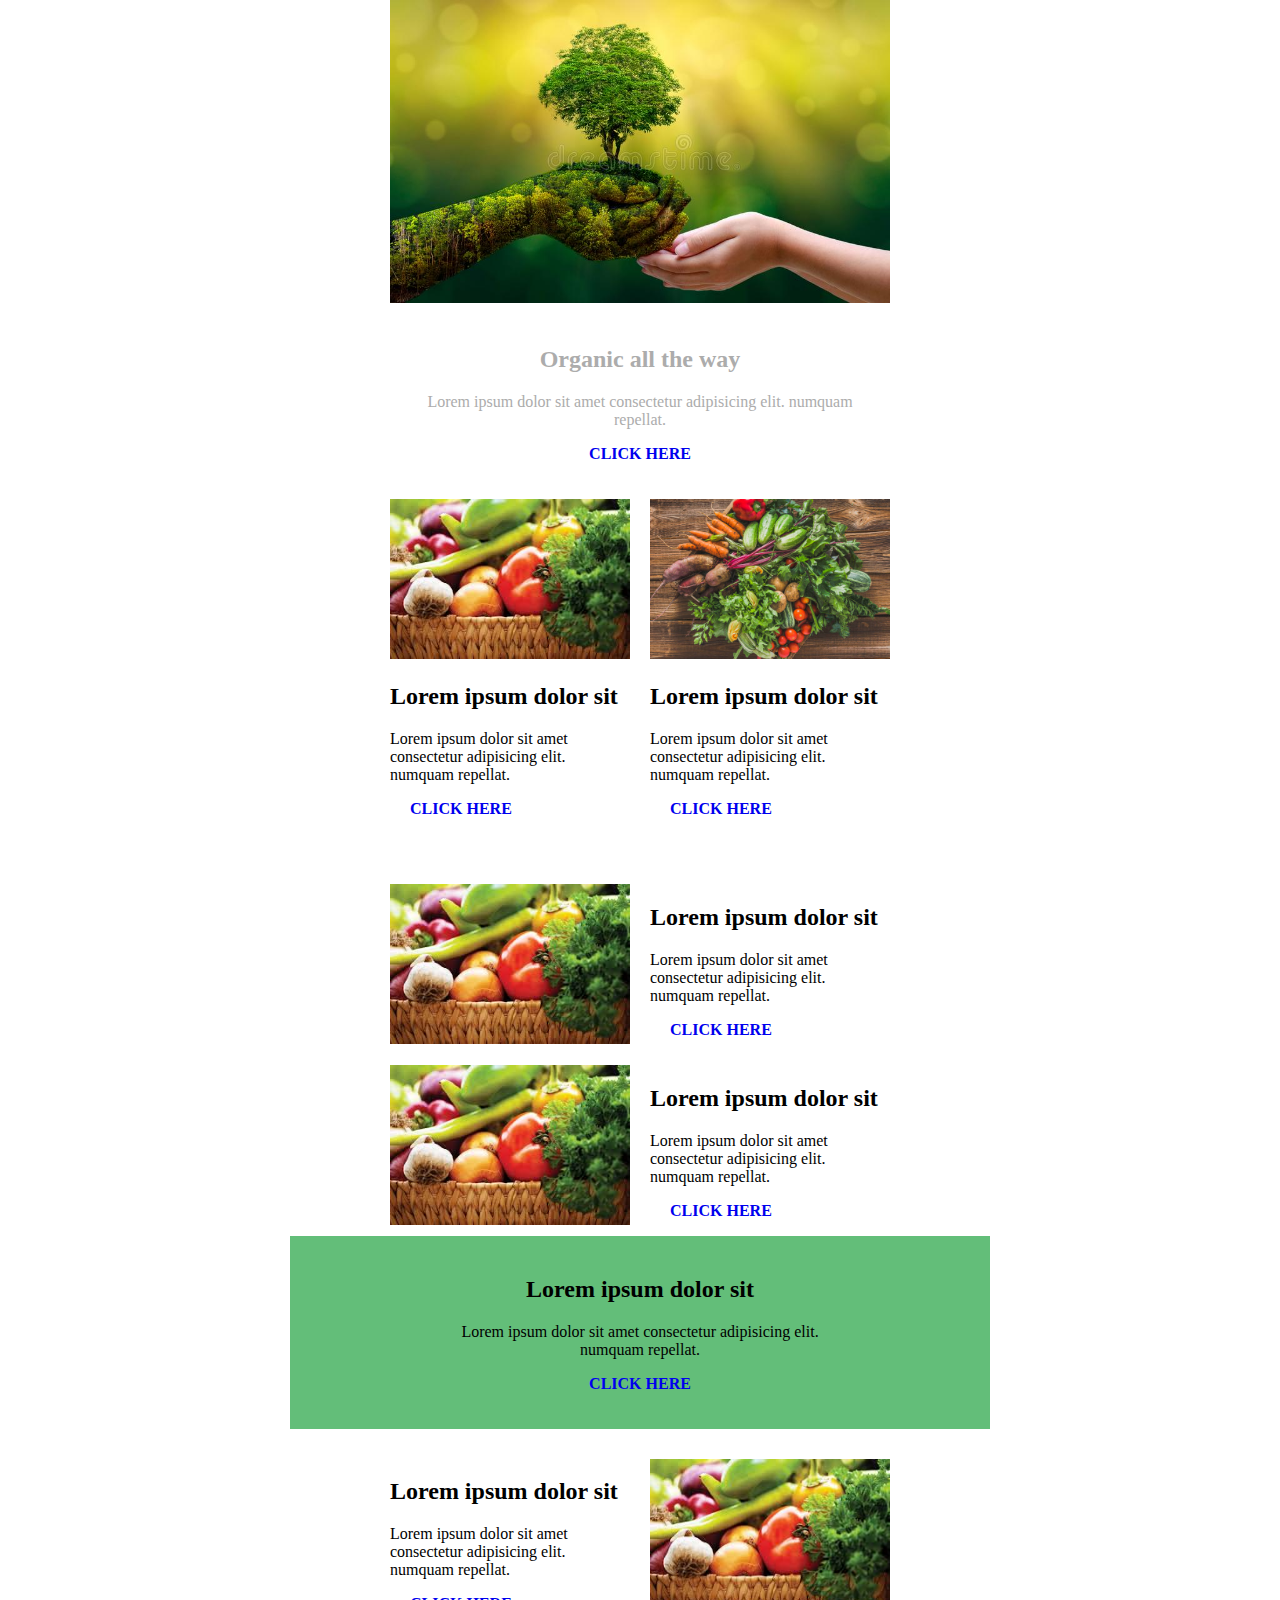
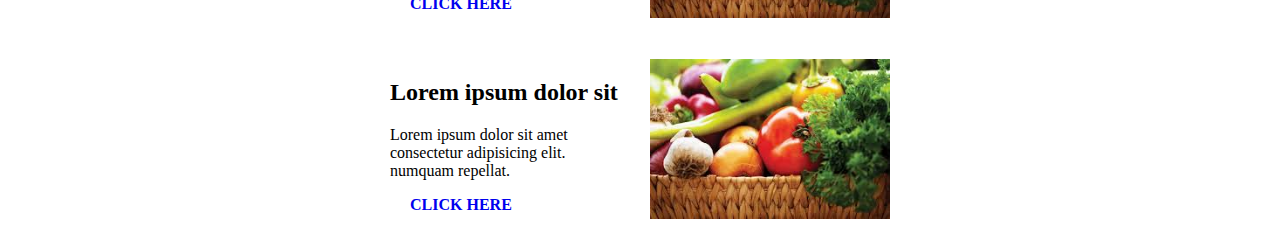
<file: organic/index.html>
<!DOCTYPE html>
<html lang="en">
<head>
    <meta charset="UTF-8">
    <meta name="viewport" content="width=device-width, initial-scale=1.0">
    <title>Task 1</title>
    <link rel="stylesheet" href="css/style.css">
    <link rel="stylesheet" href="css/common.css">
</head>
<body>
   <div class="container">
       <div class="container-fluid">
           <div class="header-img">
               <img src="img/img2.jpg">
           </div>
           <div class="header-text plt-20">
            <h2 class="txt-center">Organic all the way</h2>
            <p class="txt-center">Lorem ipsum dolor sit amet consectetur adipisicing elit.
                numquam repellat. 
               </p>
                <p class="txt-center"><a href="#" class="a-decor "><b>CLICK HERE</b></a></p>
           </div>

             <div class="imgs-item d-flex">
           <div class="imgs">
               <img class="img-left" src="img/img3.jfif">
               <h2>Lorem ipsum dolor sit</h2>
               <p>Lorem ipsum dolor sit amet consectetur adipisicing elit.
                   numquam repellat. 
                  </p>
                   <p class="click-organic"><a href="#" class="a-decor "><b>CLICK HERE</b></a></p>
           </div>

           <div class="imgs">
            <img class="img-right" src="img/img4.jpg">
            <h2 class="img-right" >Lorem ipsum dolor sit</h2>
            <p class="img-right" >Lorem ipsum dolor sit amet consectetur adipisicing elit.
                numquam repellat. 
               </p>
                <p class="click-organic img-right "><a href="#" class="a-decor "><b>CLICK HERE</b></a></p>
             </div>
            </div>
           
            <div class="img-bottom d-flex">
                <div class="imgs">
                    <img class="img-left" src="img/img3.jfif">
                </div>
                <div class="ml-20">
                    <h2>Lorem ipsum dolor sit</h2>
                    <p>Lorem ipsum dolor sit amet consectetur adipisicing elit.
                        numquam repellat. 
                       </p>
                        <p class="click-organic"><a href="#" class="a-decor "><b>CLICK HERE</b></a></p>
                </div>
                
            </div>

               
            <div class="img-bottom d-flex">
                <div class="imgs">
                    <img class="img-left" src="img/img3.jfif">
                </div>
                <div class="ml-20">
                    <h2>Lorem ipsum dolor sit</h2>
                    <p>Lorem ipsum dolor sit amet consectetur adipisicing elit.
                        numquam repellat. 
                       </p>
                        <p class="click-organic"><a href="#" class="a-decor "><b>CLICK HERE</b></a></p>
                </div>
                
            </div>
            
       </div>
       <div class="footer w-100">
           <div class="container-fluid">
            <h2 class="txt-center" >Lorem ipsum dolor sit</h2>
            <p  class="txt-center plr">Lorem ipsum dolor sit amet consectetur adipisicing elit.
                numquam repellat. 
               </p>
                <p class="txt-center"><a href="#" class="a-decor "><b>CLICK HERE</b></a></p>
           </div>
       </div>

       <div class="container-fluid ">
             <div class="footer-bottom d-flex pt-30">
                <div class="">
                    <h2>Lorem ipsum dolor sit</h2>
                    <p>Lorem ipsum dolor sit amet consectetur adipisicing elit.
                        numquam repellat. 
                       </p>
                        <p class="click-organic"><a href="#" class="a-decor "><b>CLICK HERE</b></a></p>
                </div>
                <div class="imgs ml-20">
                    <img class="img-left" src="img/img3.jfif">
                </div>
             </div>

             <div class="footer-bottom d-flex pt-30">
                <div class="">
                    <h2>Lorem ipsum dolor sit</h2>
                    <p>Lorem ipsum dolor sit amet consectetur adipisicing elit.
                        numquam repellat. 
                       </p>
                        <p class="click-organic"><a href="#" class="a-decor "><b>CLICK HERE</b></a></p>
                </div>
                <div class="imgs ml-20">
                    <img class="img-left" src="img/img3.jfif">
                </div>
             </div>
       </div>
   </div>
</body>
</html>
</file>
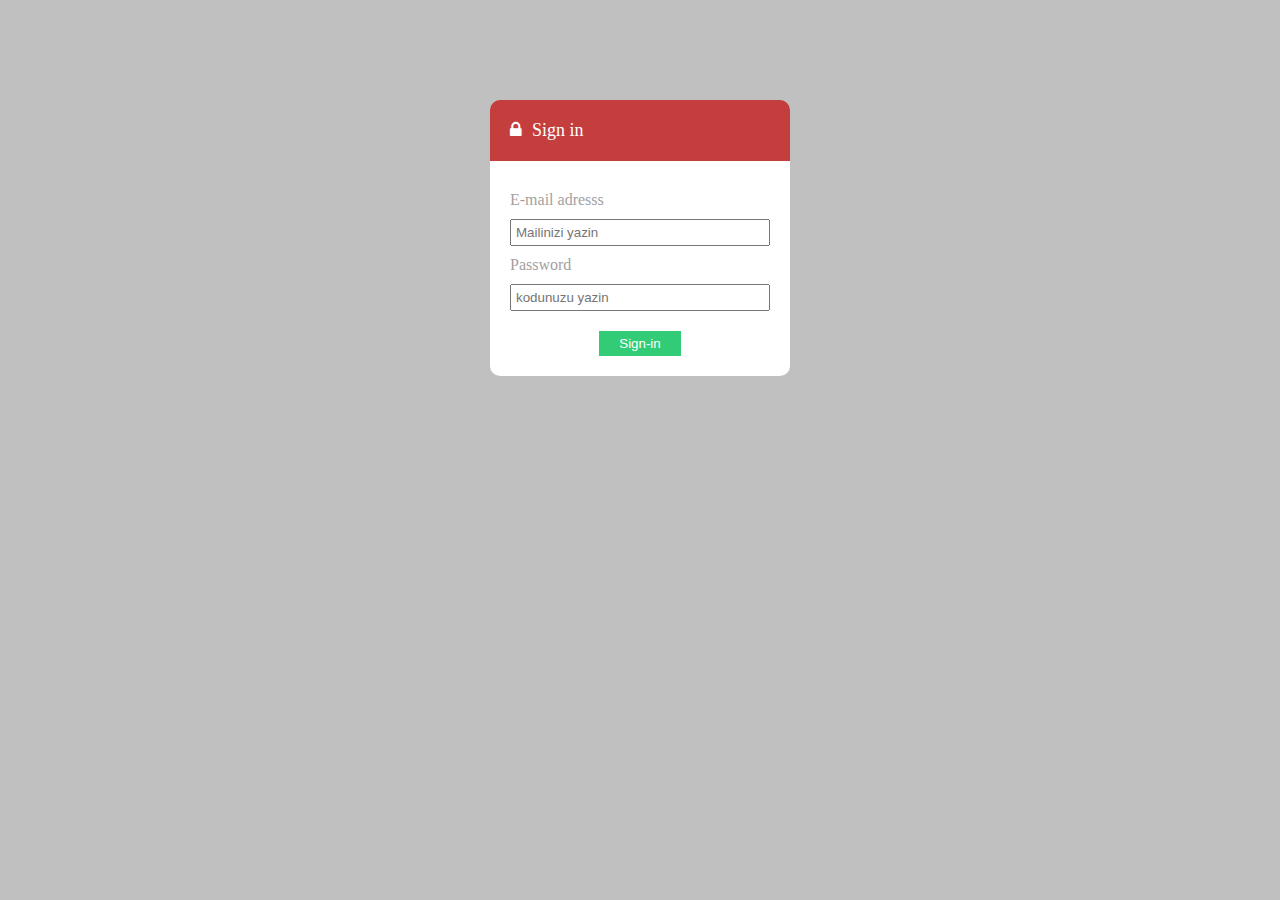
<file: registr2/index.html>
<!DOCTYPE html>
<html lang="en">
<head>
    <meta charset="UTF-8">
    <meta name="viewport" content="width=device-width, initial-scale=1.0">
    <link rel="stylesheet" href="https://stackpath.bootstrapcdn.com/font-awesome/4.7.0/css/font-awesome.min.css">
    <title>Login</title>
    <link rel="stylesheet" href="css/style.css">
    <link rel="stylesheet" href="css/common.css">
</head>
<body>
  <div class="container">
   <div class="forms">
     <div class="form-header">
       <i class="fa fa-lock" aria-hidden="true"></i><span>Sign in</span>    
     </div>
     <div class="form-items">
       <form>
        <label for="fname">E-mail adresss</label><br>
        <input type="text" name="fname" value="" placeholder="Mailinizi yazin"><br>
        <label for="lname">Password</label><br>
        <input type="text" name="lname" value="" placeholder="kodunuzu yazin">
        <div><button type="submit"><a href="#" class="a-decor">Sign-in</a></button></div>
       </form>
     </div>
   </div>
  </div>
</body>
</html>
</file>
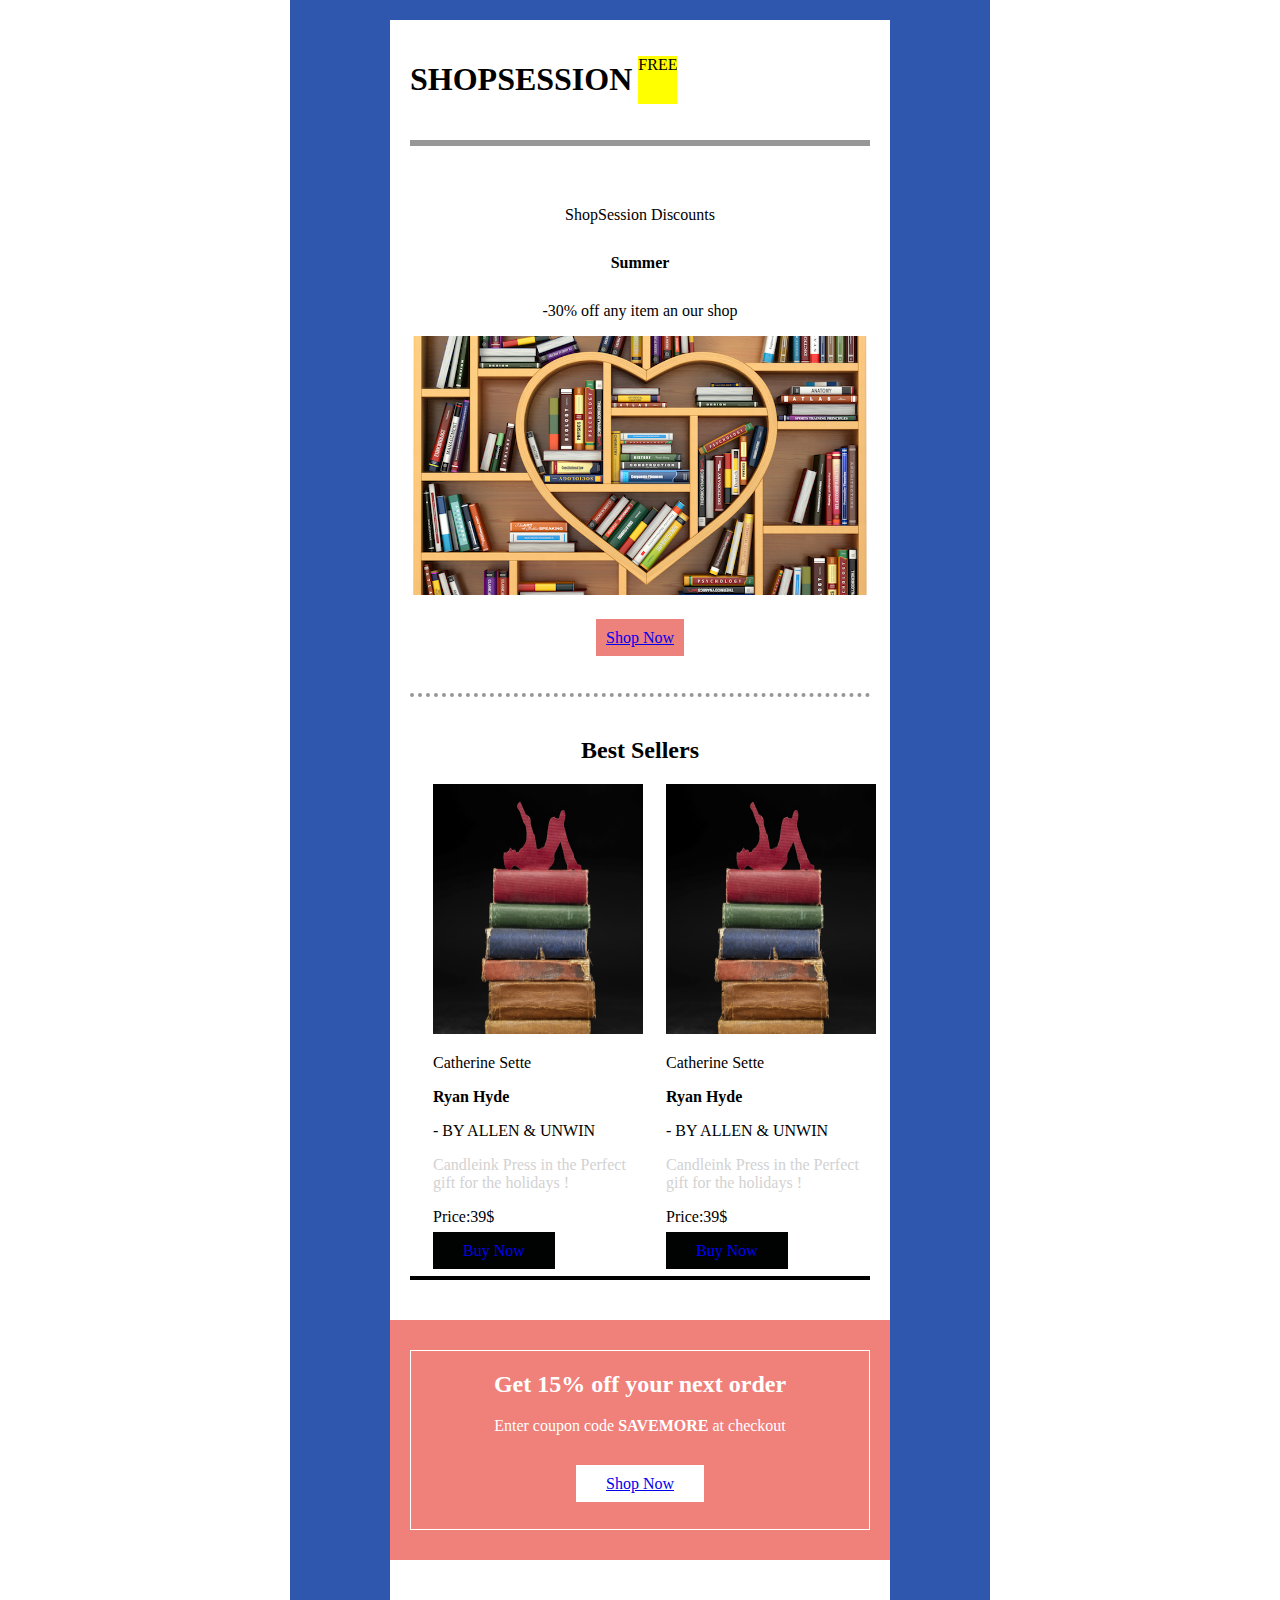
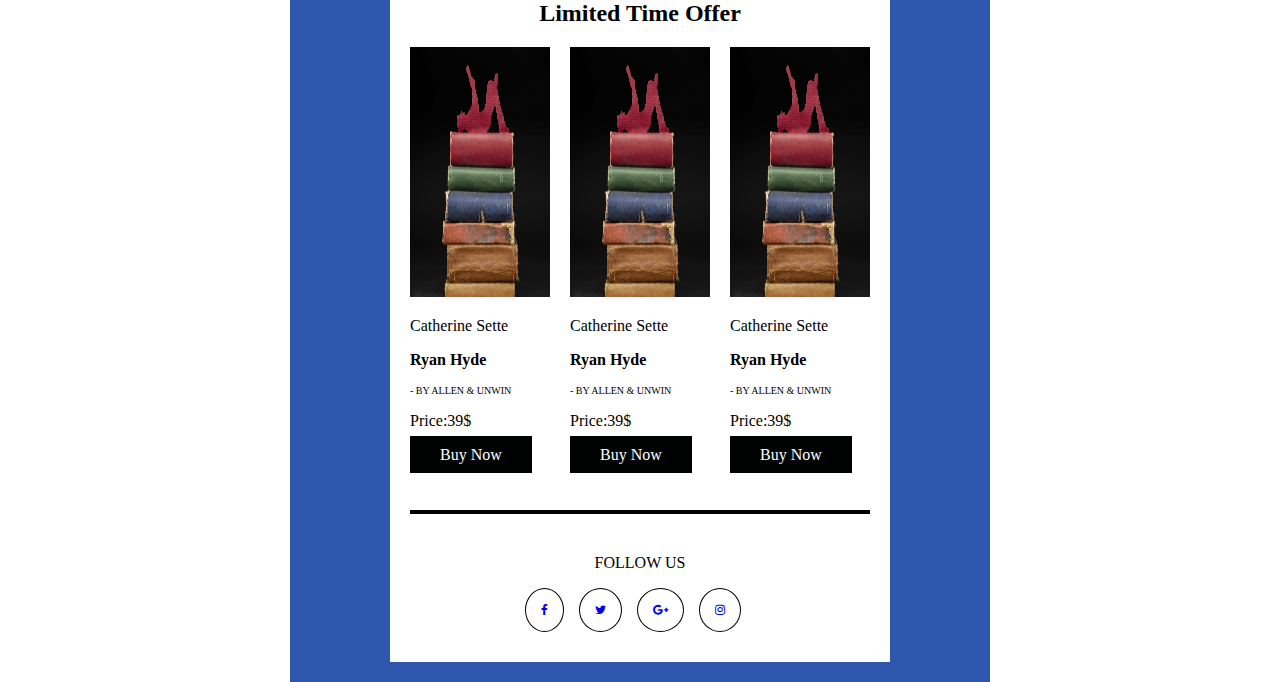
<file: shopsession/index.html>
<!DOCTYPE html>
<html lang="en">
<head>
    <meta charset="UTF-8">
    <meta name="viewport" content="width=device-width, initial-scale=1.0">
    <link rel="stylesheet" href="https://stackpath.bootstrapcdn.com/font-awesome/4.7.0/css/font-awesome.min.css">
    <title>Task 3</title>
    <link rel="stylesheet" href="css/style.css">
    <link rel="stylesheet" href="css/common.css">
</head>
<body>
   <div class="container ptb-20">
       <div class="container-fluid ">
          <div class="header d-flex ptb-20 mlr-20">
              <h1>SHOPSESSION</h1>
              <p>FREE</p>
          </div>

          <div class="header-items ptb-30 mlr-20">
              <p class="txt-center">ShopSession Discounts</p>
              <p class="txt-center"><b>Summer</b></p>
              <p class="txt-center">-30% off any item an our shop </p>
              <img src="img/img1.jpg" > 
              <p class="txt-center "><a href="#" >Shop Now</a></p>
          </div>

          <div class="best-seller ">
              <div class="best-seller-header">
                  <h2 class="txt-center">Best Sellers</h2>
              </div>
              <div class="best-seller-items d-flex mt-20">
                  <div class="books-seller-left mlr-23">
                      <img src="img/img2.jfif">
                      <p >Catherine Sette</p>
                      <p ><b>Ryan Hyde</b></p>
                      <p >- BY ALLEN & UNWIN</p>
                      <p class="items-text">Candleink Press in the Perfect gift for the holidays !</p>
                      <p >Price:<span>39</span><span>$</span> </p>
                      <p class="buy-item"><a href="#" >Buy Now</a></p>
                  </div>
                  <div class="books-seller-left">
                    <img src="img/img2.jfif">
                    <p >Catherine Sette</p>
                    <p ><b>Ryan Hyde</b></p>
                    <p >- BY ALLEN & UNWIN</p>
                    <p class="items-text">Candleink Press in the Perfect gift for the holidays !</p>
                    <p >Price:<span>39</span><span>$</span> </p>
                    <p class="buy-item"><a href="#" >Buy Now</a></p>
                  </div>
              </div>
          </div>

              <div class="coupon">
                  <div class="coupon-items clr-white">
                     <h2 class="txt-center">Get <span>15</span>% off your next order</h2>
                     <p class="txt-center">Enter coupon code <b>SAVEMORE</b> at checkout</p>
                     <p class="txt-center mt-40"><a href="#" class="bg-color-white">Shop Now</a></p>
                  </div>
              </div>

              <div class="best-seller ">
                <div class="best-seller-header">
                    <h2 class="txt-center">Limited Time Offer</h2>
                </div>
                <div class="best-seller-items d-flex mt-20 ml-20 pb-30">
                    <div class="books-seller-left2 ">
                        <img src="img/img2.jfif">
                        <p >Catherine Sette</p>
                        <p ><b>Ryan Hyde</b></p>
                        <p class="names">- BY ALLEN & UNWIN</p>
                        
                        <p >Price:<span>39</span><span>$</span> </p>
                        <p class="buy-item"><a href="#" class="clr-white" >Buy Now</a></p>
                    </div>
                    <div class="books-seller-left2 ml-20">
                        <img src="img/img2.jfif">
                        <p >Catherine Sette</p>
                        <p ><b>Ryan Hyde</b></p>
                        <p class="names">- BY ALLEN & UNWIN</p>
                        
                        <p >Price:<span>39</span><span>$</span> </p>
                        <p class="buy-item"><a href="#"  class="clr-white">Buy Now</a></p>
                    </div>
                    <div class="books-seller-left2 ml-20 ">
                        <img src="img/img2.jfif">
                        <p >Catherine Sette</p>
                        <p ><b>Ryan Hyde</b></p>
                        <p class="names">- BY ALLEN & UNWIN</p>
                        
                        <p >Price:<span>39</span><span>$</span> </p>
                        <p class="buy-item"><a href="#" class="clr-white">Buy Now</a></p>
                    </div>
                </div>
            </div>
            <div class="follow-us">
              <p class="txt-center">FOLLOW US</p>
              <div class="social txt-center pb-30">
                    <div class="facebook "><a href="#"><i class="fa fa-facebook  " aria-hidden="true"></i></a></div>
                    <div class="twitter"><a href="#"><i class="fa fa-twitter" aria-hidden="true"></i></a></div>
                    <div class="google"><a href="#"><i class="fa fa-google-plus" aria-hidden="true"></i></a></div>
                    <div class="instagram"><a href="#"><i class="fa fa-instagram" aria-hidden="true"></i></a></div>
              </div>
            </div>
       </div>

   </div>
</body>
</html>
</file>
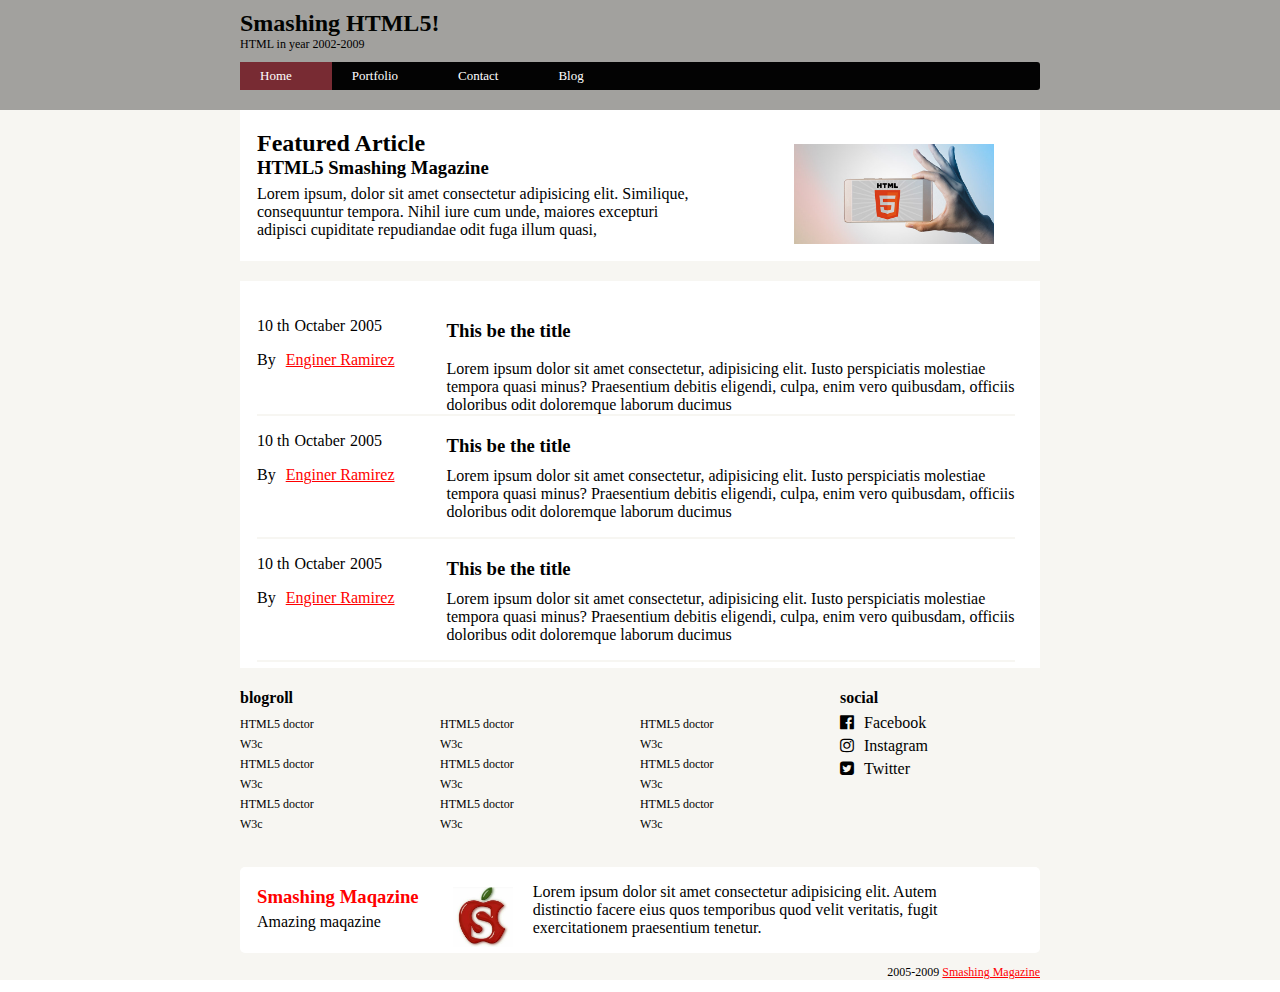
<file: smashing/index.html>
<!DOCTYPE html>
<html lang="en">
<head>
    <meta charset="UTF-8">
    <meta name="viewport" content="width=device-width, initial-scale=1.0">
    <link rel="stylesheet" href="https://stackpath.bootstrapcdn.com/font-awesome/4.7.0/css/font-awesome.min.css">
    <title>Login</title>
    <link rel="stylesheet" href="css/style.css">
    <link rel="stylesheet" href="css/common.css">
</head>
<body>
  <div class="container">
   <div class="header ">
     <div class="header-items container-fluid">
       <div class="header-text">
         <h1>Smashing HTML5!</h1>
         <p>HTML in year 2002-2009</p>
       </div>
       <div class="header-menu">
         <ul class="d-flex">
           <li><a href="#">Home</a></li>
           <li><a href="#">Portfolio</a></li>
           <li><a href="#">Contact</a></li>
           <li><a href="#">Blog</a></li>
         </ul>
       </div>
     </div>
   </div>
   <div class="container-bottom">
    <div class="article d-flex container-fluid bg-white">
      <div class="article-left">
        <h2>Featured Article</h2>
        <h3>HTML5 Smashing Magazine </h3>
        <p>Lorem ipsum, dolor sit amet consectetur adipisicing elit. 
          Similique, consequuntur tempora. Nihil iure cum unde, 
          maiores excepturi adipisci cupiditate repudiandae odit fuga illum quasi,
          </p>
       </div>
      <div class="article-right"><img src="img/img1.jpg"></div>
    </div>

    <div class="date-title container-fluid  bg-white ">
     <div class="data-title-items d-flex">
      <div class="date-title-left w-25">
        <p class="namess"><span>10 th</span><span>Octaber</span><span>2005</span></p>
        <p class="names-top">By<a href="#">Enginer Ramirez</a></p>
      </div>
      <div class="date-title-right w-75">
        <h3>This be the title</h3>
        <p class="mt-10 mb-0">Lorem ipsum dolor sit amet consectetur, adipisicing elit.
           Iusto perspiciatis molestiae tempora quasi minus? Praesentium debitis eligendi, 
          culpa, enim vero quibusdam, officiis doloribus odit doloremque laborum ducimus</p>
      </div>
     </div>
     <div class="data-title-items d-flex">
      <div class="date-title-left w-25">
        <p class="namess"><span>10 th</span><span>Octaber</span><span>2005</span></p>
        <p class="names-top">By<a href="#">Enginer Ramirez</a></p>
      </div>
      <div class="date-title-right w-75">
        <h3 class="headerss mb-0">This be the title</h3>
        <p class="mt-10">Lorem ipsum dolor sit amet consectetur, adipisicing elit.
           Iusto perspiciatis molestiae tempora quasi minus? Praesentium debitis eligendi, 
          culpa, enim vero quibusdam, officiis doloribus odit doloremque laborum ducimus</p>
      </div>
     </div>
     <div class="data-title-items d-flex">
      <div class="date-title-left w-25">
        <p class="namess"><span>10 th</span><span>Octaber</span><span>2005</span></p>
        <p class="names-top">By<a href="#">Enginer Ramirez</a></p>
      </div>
      <div class="date-title-right w-75">
        <h3 class="mb-0">This be the title</h3>
        <p  class="mt-10">Lorem ipsum dolor sit amet consectetur, adipisicing elit.
           Iusto perspiciatis molestiae tempora quasi minus? Praesentium debitis eligendi, 
          culpa, enim vero quibusdam, officiis doloribus odit doloremque laborum ducimus</p>
      </div>
     </div>
    </div>



    <div class="socials container-fluid d-flex">
      <div class="socials-left w-75">
        <div class="socials-left-header"><h4>blogroll</h4></div>
        <div class="socials-left-items d-flex">
          <div class="socials-item w-33">
            <p class="p-0">HTML5 doctor</p>
            <p>W3c</h3>
            <p>HTML5 doctor</p>
            <p>W3c</h3>
            <p>HTML5 doctor</p>
            <p>W3c</h3>
          </div>
          <div class="socials-item w-33">
            <p>HTML5 doctor</p>
            <p>W3c</h3>
            <p>HTML5 doctor</p>
            <p>W3c</h3>
            <p>HTML5 doctor</p>
            <p>W3c</h3>
          </div>
          <div class="socials-item w-33">
            <p>HTML5 doctor</p>
            <p>W3c</h3>
            <p>HTML5 doctor</p>
            <p>W3c</h3>
            <p>HTML5 doctor</p>
            <p>W3c</h3>
          </div>
        </div>
      </div>
      <div class="socials-right w-25">
        <div class="socials-right-header "><h4>social</h4></div>
        <div class="socials-right-items">
         <div> <i class="fa fa-facebook-official" aria-hidden="true"></i><span>Facebook</span></div>
         <div><i class="fa fa-instagram" aria-hidden="true"></i><span>Instagram</span></div>
         <div><i class="fa fa-twitter-square" aria-hidden="true"></i><span>Twitter</span></div>
        </div>
      </div>
    </div>

     <div class="bottom-texts container-fluid  d-flex bg-white">
       <div class="bottom-texts-left w-25">
         <h3 class="clr-red">Smashing Maqazine</h3>
         <p>Amazing maqazine</p>
       </div>
       <div class="bottom-img w-15"><img src="img/img3.jpg"></div>
       <div class="bottom-texts-right w-60">
         <p>Lorem ipsum dolor sit amet consectetur adipisicing elit. 
           Autem distinctio facere eius quos temporibus quod velit veritatis,
            fugit exercitationem praesentium tenetur. 
          </p>
       </div>
      </div>
      <div class="footer container-fluid">
        <p class="txt-end">2005-2009 <a href="#">Smashing Magazine</a></p>
      </div>
  </div>
  </div>
 
</body>
</html>
</file>
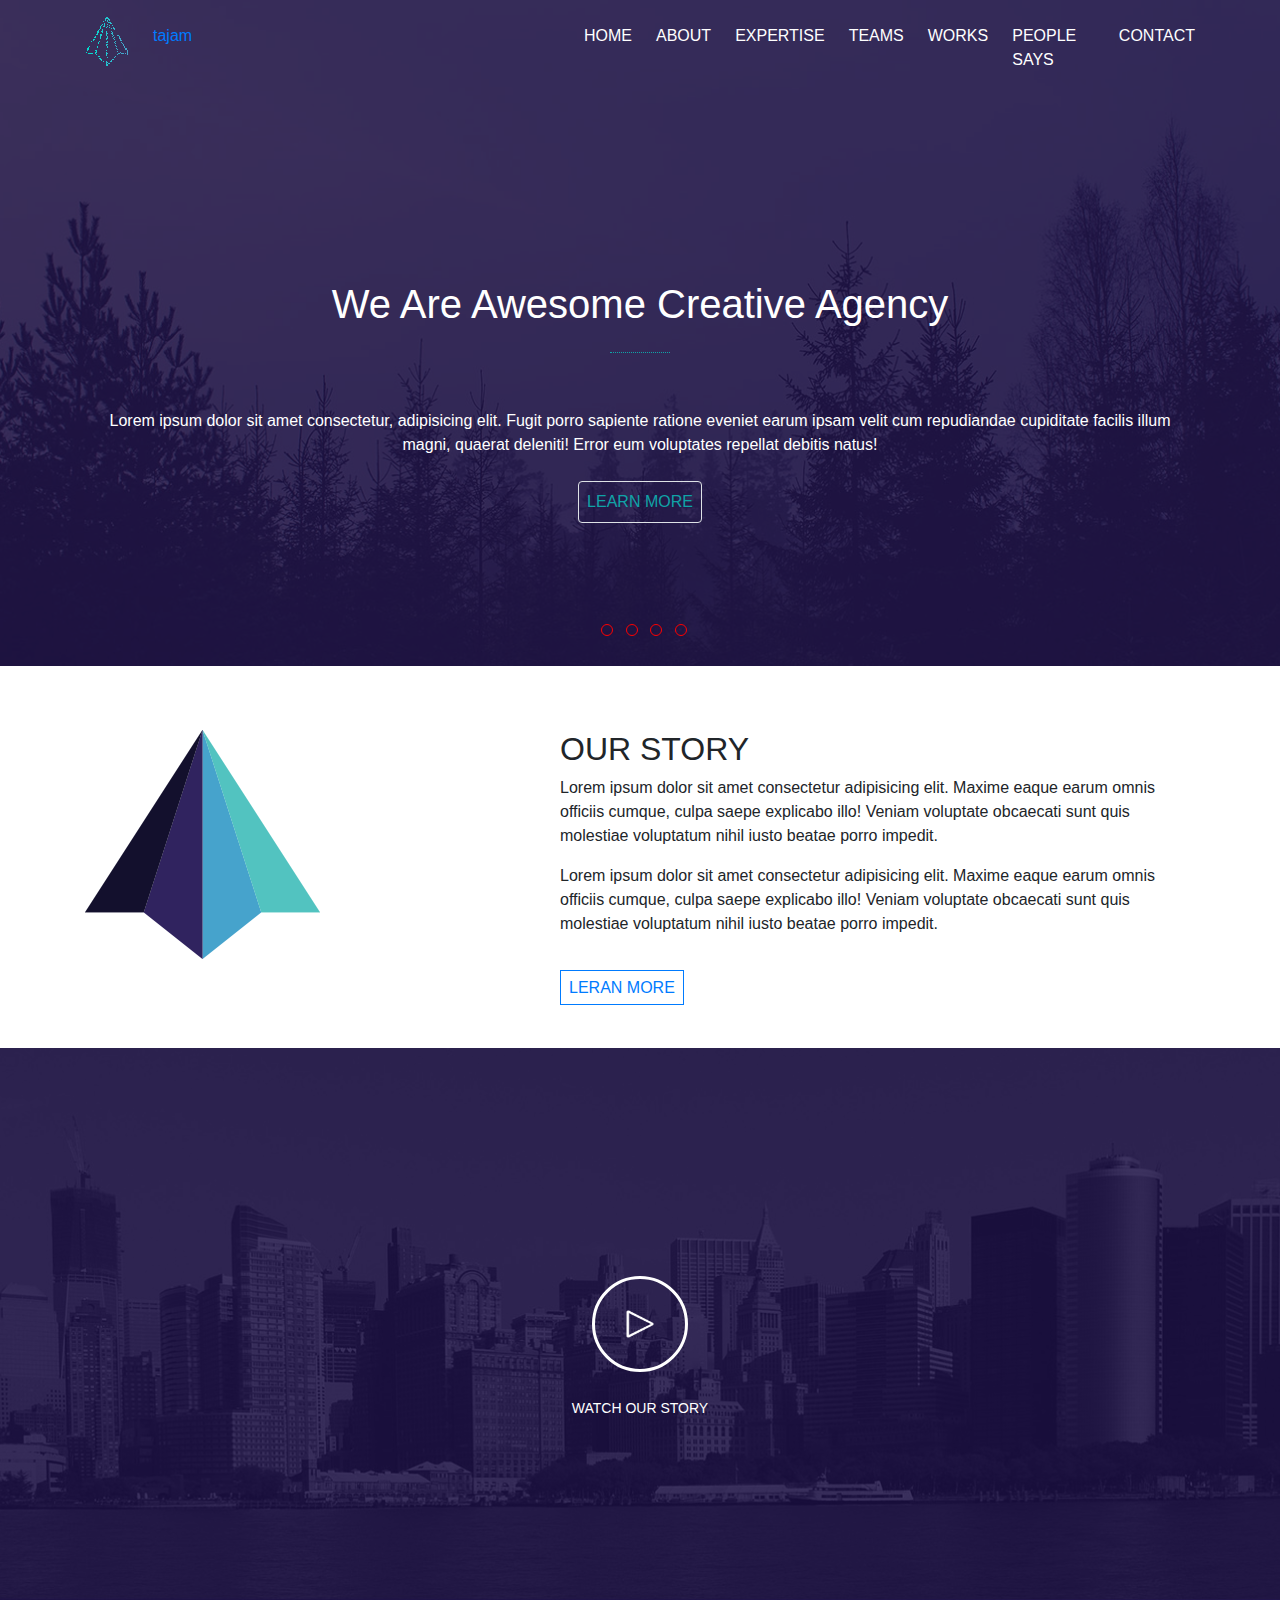
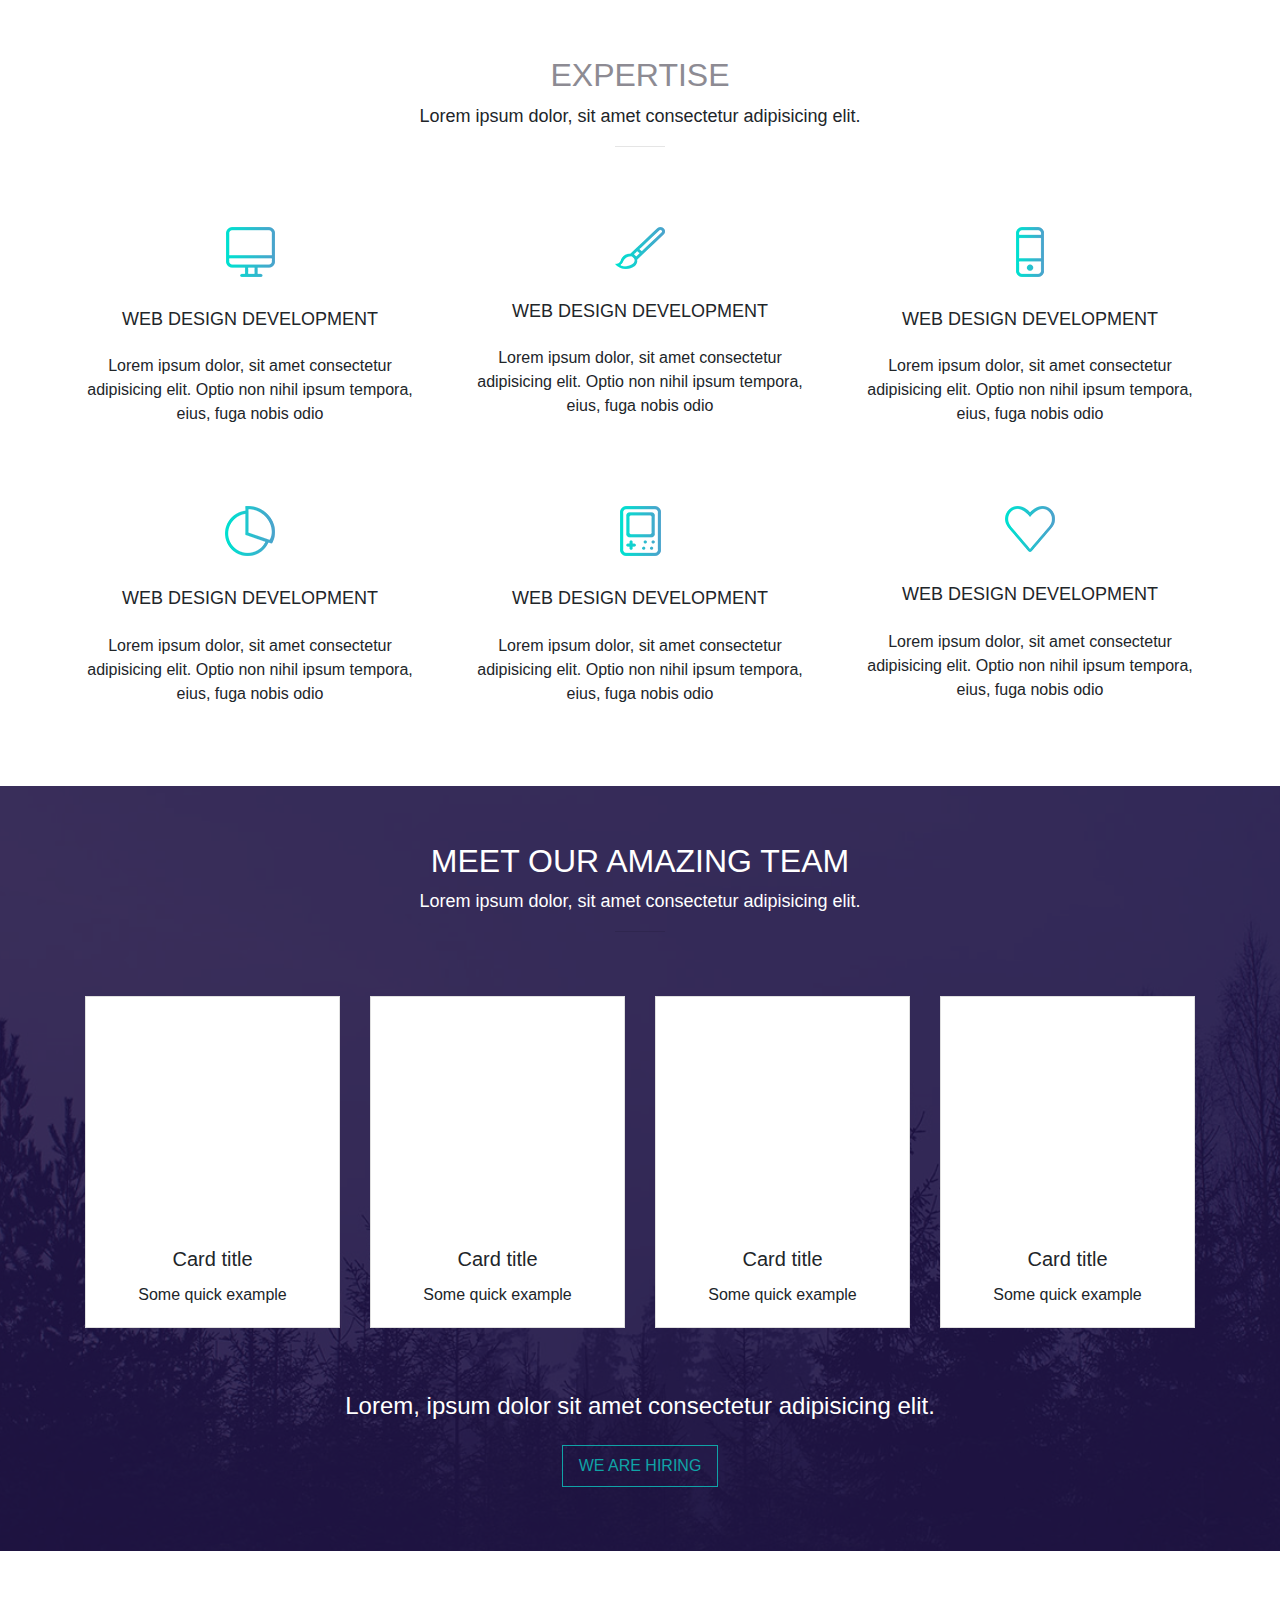
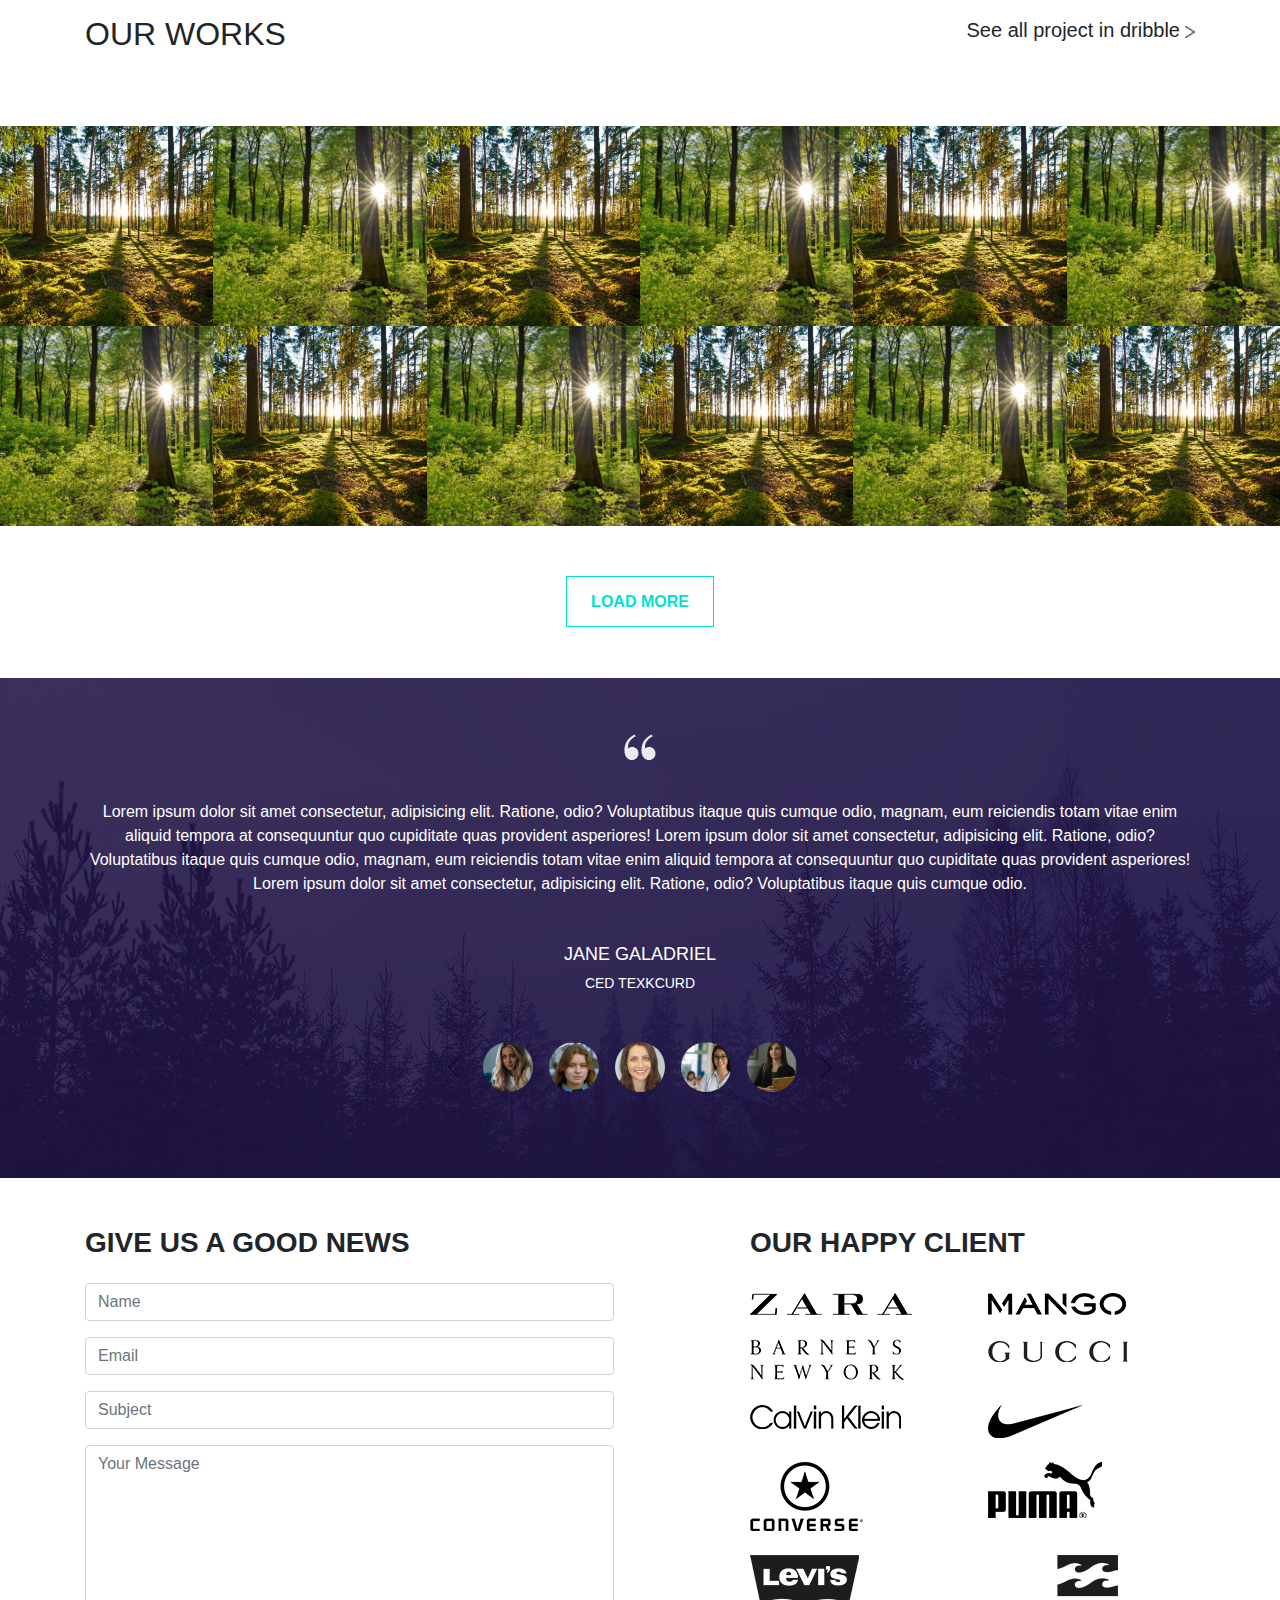
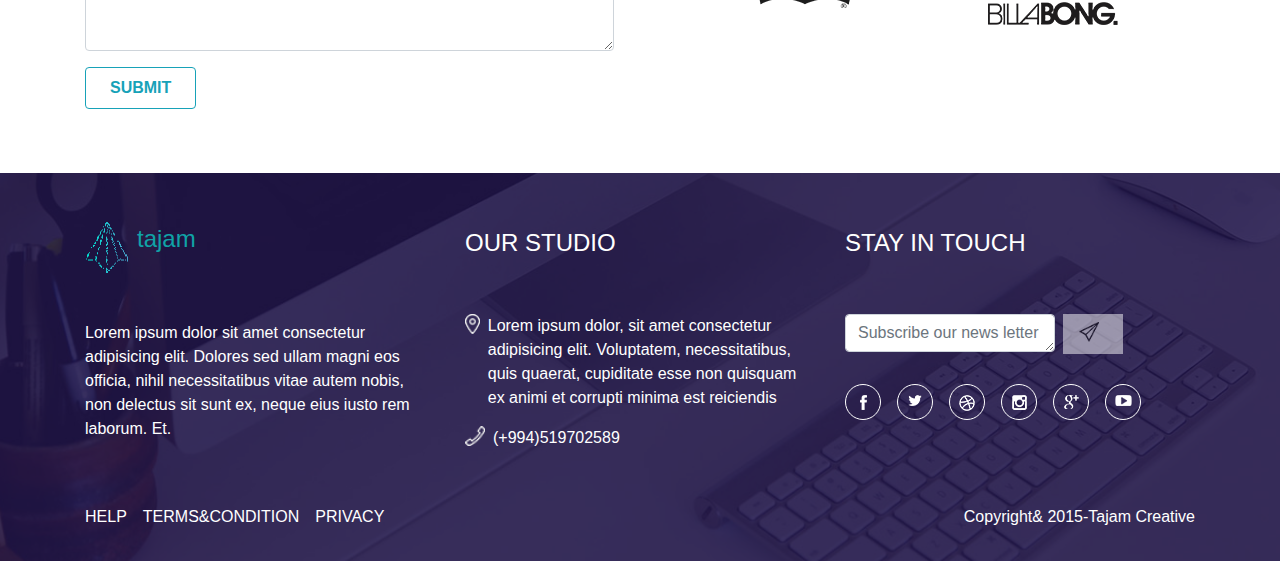
<file: tajam/index.html>
<!DOCTYPE html>
<html lang="en">
<head>
    <meta charset="UTF-8">
    <meta name="viewport" content="width=device-width, initial-scale=1.0">
    <link rel="stylesheet" href="https://maxcdn.bootstrapcdn.com/bootstrap/4.5.2/css/bootstrap.min.css">
    <link rel="stylesheet" href="https://stackpath.bootstrapcdn.com/font-awesome/4.7.0/css/font-awesome.min.css">
    <title>BOOTSTRAP DERS1</title>
    <link rel="stylesheet" href="css/style.css">
    <link rel="stylesheet" href="css/common.css">
</head>
<body>
  <div class="bg-header h-lg-666 position-relative">
    <div class="overlay opacity-85 bg-1b0f44 "></div>
    <div class="container">
      <div class="row ">
       <div class="col-lg-5">
         <a href="#" class="d-flex">
          <div class="menu-logo d-flex">
            <img class="pt-3" src="img/logo.png">
           </div>
           <span href="#" class="ml-4 pt-4 fs-5">tajam</span>
         </a>
       </div>
       <div class="col-lg-7">
         <ul class="d-flex justify-content-end list-unstyled pt-4">
           <li class="ml-4"><a href="#" class="text-uppercase clr-white">home</a></li>
           <li class="ml-4"><a href="#" class="text-uppercase clr-white">about</a></li>
           <li class="ml-4"><a href="#" class="text-uppercase clr-white">expertise</a></li>
           <li class="ml-4"><a href="#" class="text-uppercase clr-white">teams</a></li>
           <li class="ml-4"><a href="#" class="text-uppercase clr-white">works</a></li>
           <li class="ml-4"><a href="#" class="text-uppercase clr-white">people says</a></li>
           <li class="ml-4"><a href="#" class="text-uppercase clr-white">contact</a></li>
         </ul>
       </div>

       <div class="col-lg-12 h-lg-600">
         <div class="header-text ">
           <div class="d-flex justify-content-center pt-5 mt-5 clr-white"> <h1 class="pt-5 mt-5">We Are Awesome Creative Agency</h1></div>
           <div><hr class="line-width pt-3"></div>
           <div class="d-flex  "><p class="pt-4 x-center clr-white">Lorem ipsum dolor sit amet consectetur, adipisicing elit.
            Fugit porro sapiente ratione eveniet earum ipsam velit cum repudiandae 
            cupiditate facilis illum magni,
            quaerat deleniti! Error eum voluptates repellat debitis natus!</p></div>
           <div class="d-flex justify-content-center pt-2"><a href="#" class="text-uppercase  border p-2 clr-10a3a7 btn btn-tranpa">learn more</a></div>
          
           <div class="dots  x-center pt-lg-5 mt-lg-5">
              <span class="ml-2"></span>
              <span class="ml-2"></span>
              <span class="ml-2"></span>
              <span class="ml-2"></span>
           </div>
           
         </div>
       </div>
      </div>
  </div>
  </div>

  <div class="container">
    <div class="row pb-5">
      <div class="col-lg-5">
        <img src="img/piramida.png" class="pt-5 mt-3">
      </div>
      <div class="col-lg-7">
                 <div class="our-story pt-5 mt-3">
                  <h2>OUR STORY</h2>
                  <p>Lorem ipsum dolor sit amet consectetur adipisicing elit. 
                    Maxime eaque earum omnis officiis cumque, culpa saepe explicabo illo!
                     Veniam voluptate obcaecati sunt quis molestiae voluptatum nihil iusto beatae porro impedit.</p>
                     <p class="pb-4">Lorem ipsum dolor sit amet consectetur adipisicing elit. 
                      Maxime eaque earum omnis officiis cumque, culpa saepe explicabo illo!
                       Veniam voluptate obcaecati sunt quis molestiae voluptatum nihil iusto beatae porro impedit.</p>
                     <a class="text-uppercase p-2 " href="#">leran more</a>
                 </div>
      </div>
    </div>
  </div>

  <div class="container-fluid city position-relative">
    <div class="overlay  opacity-85 bg-1b0f44"></div>
    <div class="row">
      <div class="col-lg-12 position-relative">
       <div class="play-items">
        <div class="play">
          <img src="img/play.png">
        </div>
        <h2 class="pt-4">WATCH OUR STORY</h2>
       </div>
      </div>
    </div>
  </div>

  <div class="container">
    <div class="row">
      <div class="col-lg-12 pt-5 mt-2 ">
        <h2 class="clr-8d8b93 text-uppercase text-center">Expertise</h2>
        <p class="fs-18 text-center"> Lorem ipsum dolor, sit amet consectetur adipisicing elit.</p>
        <hr class="wt-50" >
      </div>
      <div class="row">
        <div class="col-lg-4 pt-5 mt-3 ">
          <div class="d-flex justify-content-center iconss">
           <img src="img/icon2.png">
         </div>
           <h2 class="text-center fs-18 pt-4 mt-2">WEB DESIGN DEVELOPMENT</h2>
           <p class="text-center pt-3">
             Lorem ipsum dolor, sit amet consectetur adipisicing elit.
              Optio non nihil ipsum tempora, eius, fuga nobis odio
           </p>
         </div>
         <div class="col-lg-4 pt-5 mt-3 ">
          <div class="d-flex justify-content-center iconss">
           <img src="img/icon3.png">
         </div>
           <h2 class="text-center fs-18 pt-4 mt-2">WEB DESIGN DEVELOPMENT</h2>
           <p class="text-center pt-3">
             Lorem ipsum dolor, sit amet consectetur adipisicing elit.
              Optio non nihil ipsum tempora, eius, fuga nobis odio
           </p>
         </div>
         <div class="col-lg-4 pt-5 mt-3 ">
          <div class="d-flex justify-content-center iconss">
           <img src="img/icon4.png">
         </div>
           <h2 class="text-center fs-18 pt-4 mt-2">WEB DESIGN DEVELOPMENT</h2>
           <p class="text-center pt-3">
             Lorem ipsum dolor, sit amet consectetur adipisicing elit.
              Optio non nihil ipsum tempora, eius, fuga nobis odio
           </p>
         </div>
      </div>
      <div class="row">
        <div class="col-lg-4 pt-5 mt-3 pb-5 mb-3">
          <div class="d-flex justify-content-center iconss">
           <img src="img/icon5.png">
         </div>
           <h2 class="text-center fs-18 pt-4 mt-2">WEB DESIGN DEVELOPMENT</h2>
           <p class="text-center pt-3">
             Lorem ipsum dolor, sit amet consectetur adipisicing elit.
              Optio non nihil ipsum tempora, eius, fuga nobis odio
           </p>
         </div>
         <div class="col-lg-4 pt-5 mt-3 ">
          <div class="d-flex justify-content-center iconss">
           <img src="img/icon6.png">
         </div>
           <h2 class="text-center fs-18 pt-4 mt-2">WEB DESIGN DEVELOPMENT</h2>
           <p class="text-center pt-3">
             Lorem ipsum dolor, sit amet consectetur adipisicing elit.
              Optio non nihil ipsum tempora, eius, fuga nobis odio
           </p>
         </div>
         <div class="col-lg-4 pt-5 mt-3 ">
          <div class="d-flex justify-content-center iconss">
           <img src="img/icon7.png">
         </div>
           <h2 class="text-center fs-18 pt-4 mt-2">WEB DESIGN DEVELOPMENT</h2>
           <p class="text-center pt-3">
             Lorem ipsum dolor, sit amet consectetur adipisicing elit.
              Optio non nihil ipsum tempora, eius, fuga nobis odio
           </p>
         </div>
      </div>
    </div>
  </div>


  <div class="team h-lg-720 position-relative">
    <div class="overlay opacity-85 bg-1b0f44"></div>
  <div class="container">
    <div class="row">
      <div class="col-lg-12 pt-5 mt-2 pb-5">
        <h2 class="text-uppercase text-center clr-white">MEET OUR AMAZING TEAM</h2>
        <p class="fs-18 text-center clr-white"> Lorem ipsum dolor, sit amet consectetur adipisicing elit.</p>
        <hr class="wt-50" >
      </div>
      <div class="col-lg-3">
        <div class="card " >
          <img src="img/card.jpg" class="card-img-top obj-fit" alt="...">
          <div class="card-body ">
            <h5 class="card-title text-center">Card title</h5>
            <p class="card-text  text-center">Some quick example </p>     
          </div>
        </div>
      </div>
      <div class="col-lg-3">
        <div class="card" >
          <img src="img/card.jpg" class="card-img-top obj-fit" alt="...">
          <div class="card-body">
            <h5 class="card-title text-center">Card title</h5>
            <p class="card-text  text-center">Some quick example </p>     
          </div>
        </div>
      </div>
      <div class="col-lg-3">
        <div class="card" >
          <img src="img/card.jpg" class="card-img-top obj-fit" alt="...">
          <div class="card-body">
            <h5 class="card-title text-center">Card title</h5>
            <p class="card-text  text-center">Some quick example </p>     
          </div>
        </div>
      </div>
      <div class="col-lg-3">
        <div class="card" >
          <img src="img/card.jpg" class="card-img-top obj-fit" alt="...">
          <div class="card-body">
            <h5 class="card-title text-center">Card title</h5>
            <p class="card-text  text-center">Some quick example </p>     
          </div>
        </div>
      </div>

      <div class="col-lg-12 pb-3 pt-3">
        <h4 class="clr-white text-center pt-5 ">Lorem, ipsum dolor sit amet consectetur adipisicing elit.</h4>
        <div class="d-flex justify-content-center pt-3 pb-5 "> <a href="#" class="text-uppercase pl-3  pr-3 pb-2 pt-2 we-are ">we are hiring</a></div>
      </div>
    </div>
  </div>
  </div>

  <div class="container-fluid">
    <div class="row">
      <div class="container">
        <div class="row pt-3 pb-3">
          <div class="col-lg-12 d-flex justify-content-between pt-5 pb-5">
            <div class="our-works-left"><h2>OUR WORKS</h2></div>
          <div class="our-works-right d-flex">
                <span>See all project in dribble</span>
                <img src="img/simbol.png" class="pt-2">
          </div>
          </div>
        </div>
      </div>
      <div class="container-fluid">
        <div class="row imgs-bottom">
          <div class="col-lg-2"><img src="img/imgs.jpg"></div>
          <div class="col-lg-2"><img src="img/imgs2.jpg"></div>
          <div class="col-lg-2"><img src="img/imgs.jpg"></div>
          <div class="col-lg-2"><img src="img/imgs2.jpg"></div>
          <div class="col-lg-2"><img src="img/imgs.jpg"></div>
          <div class="col-lg-2"><img src="img/imgs2.jpg"></div>

          
          <div class="col-lg-2"><img src="img/imgs2.jpg"></div>
          <div class="col-lg-2"><img src="img/imgs.jpg"></div>
          <div class="col-lg-2"><img src="img/imgs2.jpg"></div>
          <div class="col-lg-2"><img src="img/imgs.jpg"></div>
          <div class="col-lg-2"><img src="img/imgs2.jpg"></div>
          <div class="col-lg-2"><img src="img/imgs.jpg"></div>
          
        </div>
      </div>
    <div class="container">
      <div class="col-lg-12">
        <div class="load-more text-center pt-5 pb-5 mt-3 mb-3">
          <a href="#" class="text-uppercase pt-3 pb-3 pl-4 pr-4">load more</a>
        </div>
      </div>
    </div>

    </div>
  </div>

  <div class="team h-lg-500 position-relative">
    <div class="overlay opacity-85 bg-1b0f44"></div>
  <div class="container">
    <div class="row">
      <div class="col-lg-12" >
           <div class="slider-items text-center">
             <div class="slider-simvol mt-5 pt-2 ">
                   <img src="img/simvol.png">
             </div>
             <div class="slider-text mt-4">
                  <p class="clr-white pt-3">
                     Lorem ipsum dolor sit amet consectetur, adipisicing elit. Ratione, odio?
                     Voluptatibus itaque quis cumque odio,
                     magnam, eum reiciendis totam vitae enim aliquid tempora at
                     consequuntur quo cupiditate quas provident asperiores!
                     Lorem ipsum dolor sit amet consectetur, adipisicing elit. Ratione, odio?
                     Voluptatibus itaque quis cumque odio,
                     magnam, eum reiciendis totam vitae enim aliquid tempora at
                     consequuntur quo cupiditate quas provident asperiores!
                     Lorem ipsum dolor sit amet consectetur, adipisicing elit. Ratione, odio?
                     Voluptatibus itaque quis cumque odio.                   
                  </p>

                  
             </div>
             <div class="slider-name mt-5 mb-2">
                      <h3 class="text-uppercase clr-white fs-18">jane galadriel</h3>
                      <p class="text-uppercase clr-white fs-14">ced texkcurd</p>
             </div>
             <div class="slider d-flex justify-content-center mt-5">
                  <div class="button-left pr-4 curs-point"><img src="img/back2.png"></div>
                  <div class="slider-imgs d-flex">
                      <div class="slider-img "><img src="img/slider-img1.jpg"></div>
                      <div class="slider-img ml-3"><img src="img/slider-img2.png"></div>
                      <div class="slider-img  ml-3"><img src="img/slider-img3.jfif"></div>
                      <div class="slider-img  ml-3"><img src="img/slider-img4.jpg"></div>
                      <div class="slider-img  ml-3"><img src="img/slider-img5.jpg"></div>
                      
                  </div>
                  <div class="button-right pl-4 curs-point"><img src="img/forward2.png"  class=""></div>
             </div>
           </div> 
      </div>
    
     
    </div>
  </div>
  </div>

  <div class="container bg-white">
    <div class="row mt-5 mb-5">
      <div class="col-lg-7 ">
        <h3 class="text-uppercase font-weight-bold">give us a good news</h3>
        <form class="form-horizontal mt-4">
          <div class="form-group">
            <div class="col-lg-10 p-0">
              <input type="name" class="form-control" placeholder="Name" >
            </div>
          </div>
          <div class="form-group">        
            <div class="col-lg-10 p-0">          
              <input type="email" class="form-control" placeholder="Email" >
            </div>
          </div>
          <div class="form-group">
            <div class="col-lg-10 p-0">
              <input type="name" class="form-control" placeholder="Subject" >
            </div>
          </div>
          <div class="form-group">   
            <div class="col-lg-10 p-0">
              <textarea class="form-control" rows="8" id="comment" placeholder="Your Message"></textarea>
            </div>
          </div>
         
          <div class="form-group">        
            <div class="">
              <button type="submit" class="btn btn-outline-info pt-2 pb-2 pl-4 pr-4 text-uppercase font-weight-bold">Submit</button>
            </div>
          </div>
         
        </form>
      </div>
      <div class="col-lg-5">
        <h3 class="font-weight-bold text-uppercase">our happy client</h3>
        <div class="row">
          <div class="col-lg-6 pt-4"><img src="img/Zara_Logo.png"></div>
          <div class="col-lg-6  pt-4"><img src="img/Mango_logo.png"></div>

          <div class="col-lg-6 pt-4"><img src="img/New-york.png"></div>
          <div class="col-lg-6 pt-4"><img src="img/Gucci.png"></div>

          <div class="col-lg-6 pt-4"><img src="img/Calvin_klein_logo.png"></div>
          <div class="col-lg-6 pt-4"><img src="img/Nike_logo.png"></div>

          <div class="col-lg-6 pt-4"><img src="img/Converse_logo.png"></div>
          <div class="col-lg-6 pt-4"><img src="img/Puma_Logo.svg1.png"></div>

          <div class="col-lg-6 pt-4"><img src="img/Levis_logo.png"></div>
          <div class="col-lg-6 pt-4"><img src="img/Billabong.png"></div>
        </div>
      </div>
    </div>
  </div>

  
  <div class="team h-lg-400 position-relative bg-footer">
    <div class="overlay opacity-85 bg-1b0f44"></div>
  <div class="container">
    <div class="row pt-5 mt-2 pb-5">
     <div class="col-lg-4 footer-left">
       <div class="footer-head d-flex">
          <img src="img/logo.png">
          <p class="clr-10a3a7 pl-2">tajam</p>
       </div>
       <p class="clr-white pt-5">Lorem ipsum dolor sit amet consectetur adipisicing elit.
          Dolores sed ullam magni eos officia,
          nihil necessitatibus vitae autem nobis, non delectus sit 
          sunt ex, neque eius iusto rem laborum. Et.</p>
     </div>
     <div class="col-lg-4 footer-center">
      <div class="footer-head d-flex">
        <h4 class="text-uppercase clr-white pt-2">our studio</h4>
     </div>
         <div class="footer-center-items d-flex pt-5">
           <img src="img/footer-adres.png" class="">
           <p class="clr-white pl-2">Lorem ipsum dolor, sit amet consectetur adipisicing elit. 
             Voluptatem, necessitatibus, quis quaerat, 
             cupiditate esse non quisquam ex animi et corrupti minima est reiciendis 
            </p>
         </div>
         <div class="footer-center-items d-flex ">
          <img src="img/footer-phone.png" class="">
          <span class="clr-white pl-2">(+994)519702589</span>
        </div>
     </div>
     <div class="col-lg-4 footer-right">
      <div class="footer-head d-flex">
        <h4 class="text-uppercase clr-white pt-2">stay in touch</h4>
     </div>
         <div class="footer-center-items d-flex pt-5">
              <form>
                  <div class="form-group footer-letter ">
                    <textarea class="form-control " rows="1" placeholder="Subscribe our news letter"></textarea>
                  </div>
              </form>
              <div class="search-footer ml-2 px-3   curs-point  bg-white opacity-85">
                <img src="img/search.png " class="mt-2 ">
              </div>
         </div>
       <div class="social-items d-flex pt-3">
              <div class="social-item curs-point"><img src="img/facebook25.png" class="text-center"></div>
              <div class="social-item ml-3 curs-point"><img src="img/twitter.png"></div>
              <div class="social-item ml-3 curs-point"><img src="img/dribbble4.png"></div>
              <div class="social-item ml-3 curs-point"><img src="img/instagram3.png"></div>
              <div class="social-item ml-3 curs-point"><img src="img/google26.png"></div>
              <div class="social-item ml-3 curs-point"><img src="img/youtube13.png"></div>
       </div>

     </div>
    </div>
    <div class="row pb-3">
      <div class="col-lg-4">
        <ul class="footer-menu clr-white d-flex m-0 p-0 ">
          <li class="text-uppercase "><a href="#" class="clr-white">help</a></li>
          <li class="text-uppercase pl-3"><a href="#" class="clr-white">terms&condition</a></li>
          <li class="text-uppercase pl-3"><a href="#" class="clr-white">privacy</a></li>
        </ul>
      </div>
      <div class="col-lg-8 d-flex justify-content-end">
        <p class="clr-white text-capitalize">Copyright& 2015-Tajam creative</p>
      </div>
    </div>
  </div>
  </div>
  <script src="https://maxcdn.bootstrapcdn.com/bootstrap/4.5.2/js/bootstrap.min.js"></script>
</body>
</html>
</file>
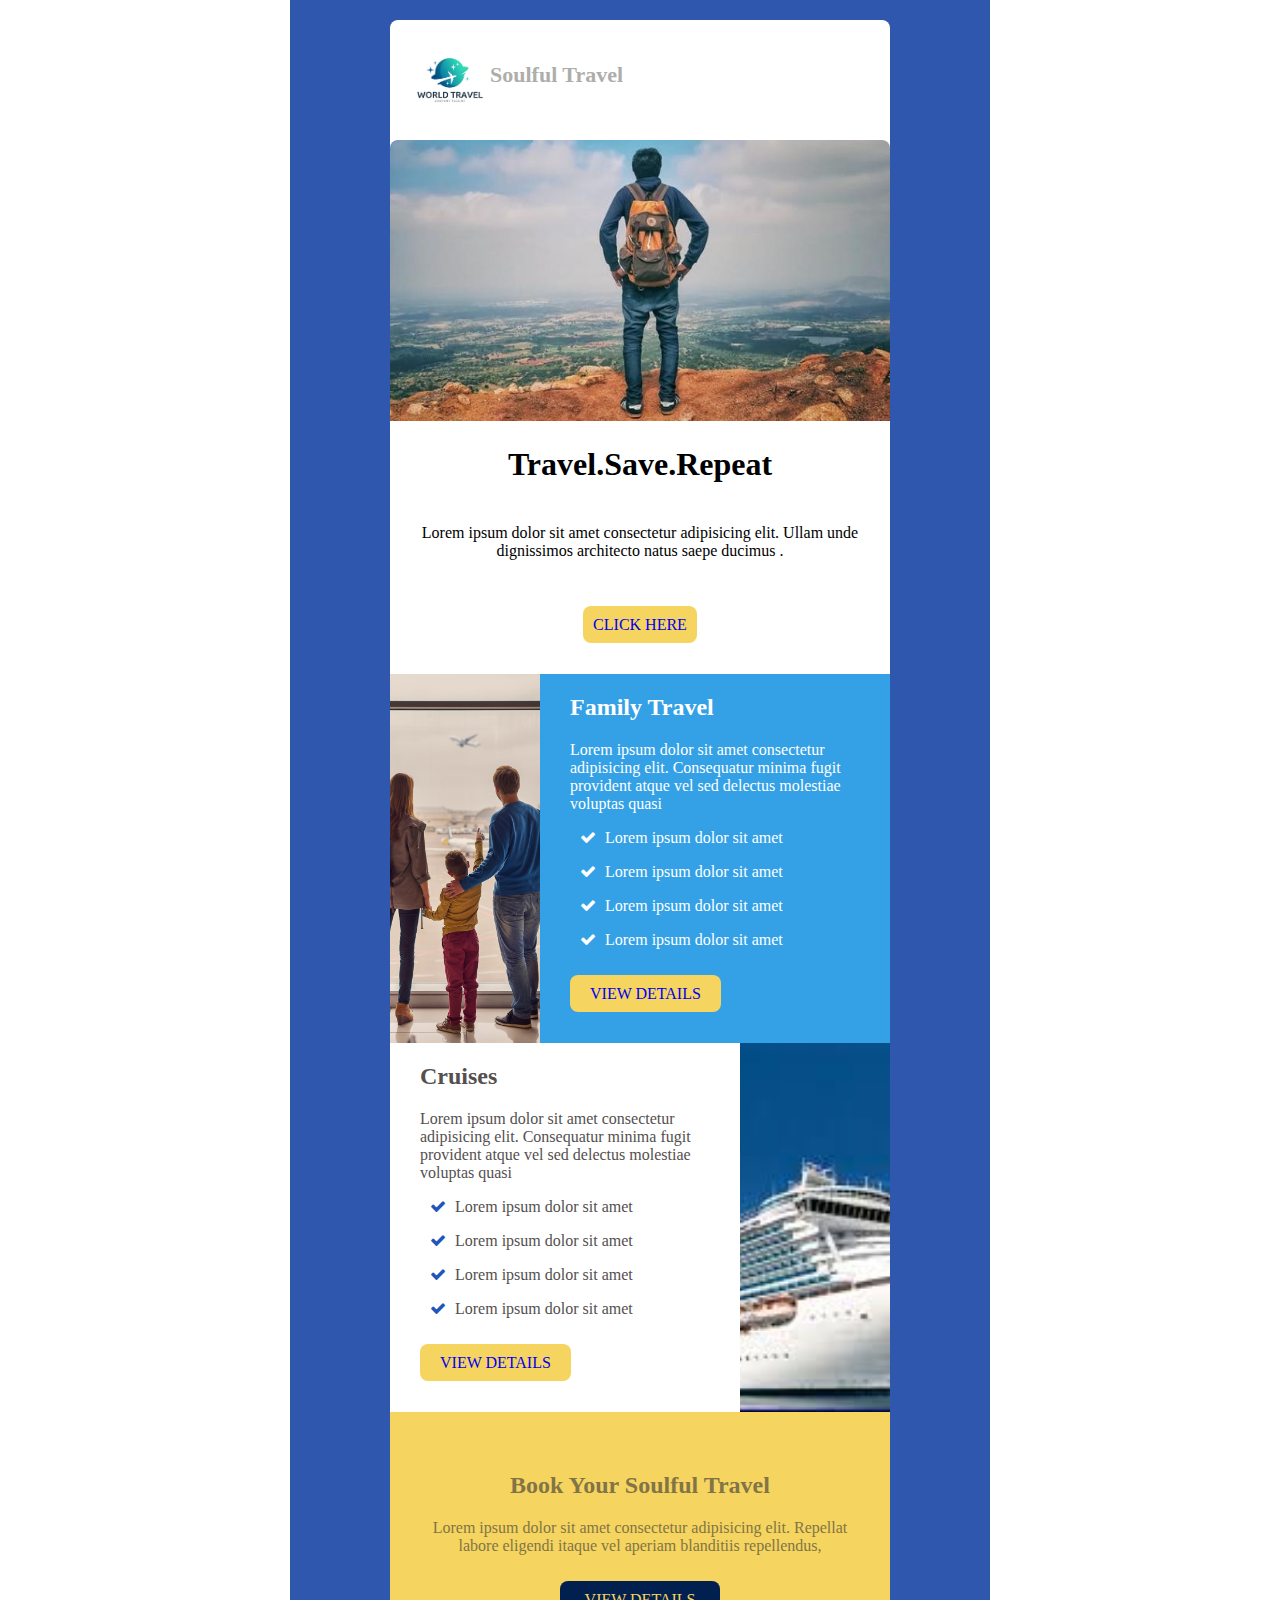
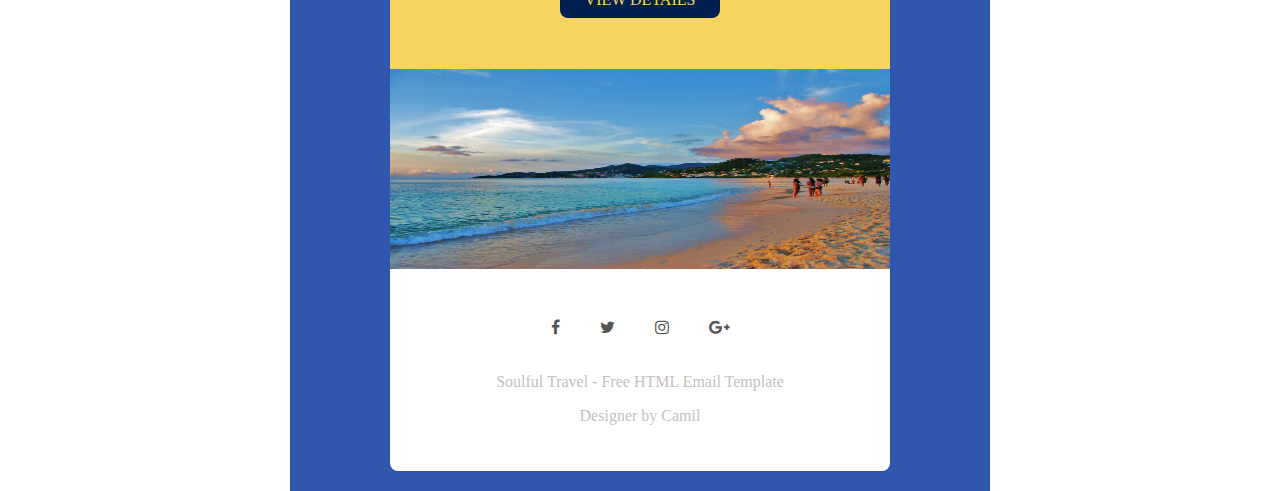
<file: travel/index.html>
<!DOCTYPE html>
<html lang="en">
<head>
    <meta charset="UTF-8">
    <meta name="viewport" content="width=device-width, initial-scale=1.0">
    <link rel="stylesheet" href="https://stackpath.bootstrapcdn.com/font-awesome/4.7.0/css/font-awesome.min.css">
    <title>Task 3</title>
    <link rel="stylesheet" href="css/style.css">
    <link rel="stylesheet" href="css/common.css">
</head>
<body>
   <div class="container ptb-20">
       <div class="container-fluid ">
        <div class="header d-flex p-20">
            <img class="logo d-inline" src="img/img1.jpg">
            <h3 class="logo-text">Soulful Travel</h3>
        </div>
        <div class="big-img">
            <img class="d-inline" src="img/img2.jpeg">
        </div>
        <div class="texts">
            <h1  class="txt-center">Travel.Save.Repeat</h1>
            <p  class="txt-center p-20">Lorem ipsum dolor sit amet consectetur adipisicing elit. 
                Ullam unde dignissimos architecto natus saepe ducimus .</p>

                <div class="txt-center "><a href="#" class="a-decor">CLICK HERE</a></div>
        </div>
        <div class="travel-about d-flex ">
            <div class="travel-about-left w-30 "> 
                    <img src="img/img3.jpg" class="w-100 h-100 d-block object-foto">
            </div>
            <div class="travel-about-right w-70 bg-color-34a1e6 px-30">
                <h2 class="clr-white">Family Travel</h2>
                <p class="clr-white">Lorem ipsum dolor sit amet consectetur adipisicing elit.
                     Consequatur minima fugit provident atque vel sed delectus molestiae voluptas quasi
                    </p>
                <div class="checks ">                 
                    <p class="clr-white"><i class="fa fa-check " aria-hidden="true"></i> <span >Lorem ipsum dolor sit amet</span></p>
                    <p class="clr-white"><i class="fa fa-check " aria-hidden="true"></i> <span>Lorem ipsum dolor sit amet</span></p>
                    <p class="clr-white"><i class="fa fa-check " aria-hidden="true"></i> <span >Lorem ipsum dolor sit amet</span></p>
                    <p class="clr-white"><i class="fa fa-check " aria-hidden="true"></i> <span >Lorem ipsum dolor sit amet</span></p>
                </div>
                <div class="view-detail ptb-40">
                    <a href="#" class="ptb-40 a-decor">VIEW DETAILS</a>
                </div>
            </div>
        </div>

        <div class="travel-about d-flex ">   
            <div class="travel-about-right w-70 bg-color-white px-30">
                <h2 class="clr-545050">Cruises</h2>
                <p class="clr-545050">Lorem ipsum dolor sit amet consectetur adipisicing elit.
                     Consequatur minima fugit provident atque vel sed delectus molestiae voluptas quasi
                    </p>
                <div class="checks ">                 
                    <p><i class="clr-2255bb fa fa-check " aria-hidden="true"></i> <span class="clr-545050">Lorem ipsum dolor sit amet</span></p>
                    <p><i class="clr-2255bb fa fa-check " aria-hidden="true"></i> <span class="clr-545050">Lorem ipsum dolor sit amet</span></p>
                    <p><i class="clr-2255bb fa fa-check " aria-hidden="true"></i> <span class="clr-545050">Lorem ipsum dolor sit amet</span></p>
                    <p><i class="clr-2255bb fa fa-check " aria-hidden="true"></i> <span class="clr-545050">Lorem ipsum dolor sit amet</span></p>
                </div>
                <div class="view-detail ptb-40">
                    <a href="#" class="ptb-40 a-decor">VIEW DETAILS</a>
                </div>
            </div>
            <div class="travel-about-left w-30"> 
               
                <img src="img/img4.jfif" class="w-100 h-100 object-foto d-inline">
              
        </div>
        </div>

         <div class="bottom-text p-40 bg-color-f5d45f">
             <h2 class="txt-center clr-827447">Book Your Soulful Travel</h2>
             <p  class="txt-center clr-827447 ">Lorem ipsum dolor sit amet consectetur adipisicing elit.
                  Repellat labore eligendi itaque vel aperiam blanditiis repellendus, 
                </p>
             <div  class="txt-center  p-20">
                <a href="#" class="bg-02204f clr-f5d45f a-decor ">VIEW DETAILS</a>
            </div>
         </div>

         <div class="bottom-img">
             <img class="w-100 d-block" src="img/img5.jpg">
         </div>

         <div class="social ">
             <div class="social-items"><a href="#" class="a-decor"><i class="fa fa-facebook" aria-hidden="true"></i></a></div>
             <div class="social-items"><a href="#" class="a-decor"><i class="fa fa-twitter" aria-hidden="true"></i></a></div>
             <div class="social-items"><a href="#" class="a-decor"><i class="fa fa-instagram" aria-hidden="true"></i></a></div>
             <div class="social-items"><a href="#" class="a-decor"><i class="fa fa-google-plus" aria-hidden="true"></i></a></div>
         </div>
         <div class="footer">
             <p class="txt-center">Soulful Travel - Free HTML Email Template</p>
             <p  class="txt-center">Designer by Camil</p>
         </div>
       </div>
   </div>
</body>
</html>
</file>
<file: afkor/style.css>
*{
    padding:0;
    margin: 0;
    box-sizing: 0;

}

body{
    font-family: 'Roboto', 'Open Sans', 'Helvetica Neue', Helvetica, Arial, sans-serif;
    height: 2000px;
}
.menu{
    height: 600px;
}
.header-menu{
    z-index: 1;
}
.header-menu-items{
    position: relative;
}
.menu-header-text{
   padding-bottom: 100px;
}
.header-menu-item small{
    background-color: white;
    border-radius: 50%;
    width: 20px;
    height: 20px;
    color: black;
    text-align: center;
position: absolute;
top: -10px;
right: -13px;
}

.header-img img{
    height: 490px;
    position: relative;
    top: -40px;
    left: 24px;
}
.menu-header-text .btn{
    border: 2px solid white;
    border-radius: 0%;
    color: white;
   padding: 10px 30px;
   font-size: 15px;
   font-weight: bold;
}
.header-social-items {
    
    position: relative;
    bottom: 60px;
}
 .out-about-left-img{
    position: relative;
     bottom: 100px;
    
}
.out-about-left-img{
    width: 430px;
    height: 450px;
    background-color: white;
}
.out-about-left-img img{
    width: 100%;
    height: 100%;  
}
.out-about-left-img img{
  padding: 20px;
}
.our-mission h4{
    font-size: 18px;
    font-weight: 600;
}
.fa-angle-left,.fa-angle-right{
    font-size: 24px;
}

.our-team-img  img{
    width: 100%;
}
.company-achivement-title{
    font-family: "Poppins", sans-serif;

}

.company-achivement-items h3{
    font-weight: 500;
    font-family: "Montserrat", sans-serif;
}
.case-study-imgs div{
    height: 530px;
    padding: 0px;
}
.case-study-imgs div img{
    width: 100%;
}

.our-journal h2{
  font-weight: 600; 
}
.partner-coursel-btn{
    border-radius: 50%;
    width: 30px;
    height: 30px;
    background-color: red;
    opacity: 0.5;
}
.partner-coursel-btn a i{
 color: white;
}
.creative-project-title h2{
    font-family: "Montserrat", sans-serif;
}

.cretive-project-form input{
   border:none;
   border-bottom: 1px solid #ededed;

}
.footer-img li span i{
    width: 100%;
    height: 100%;
    display: block;
    font-size: 26px;
    text-align: right;
    line-height: 80px;
    padding-right: 15px;
  
}

.footer-img li{
    margin-right: 10px;
}
.footer-img li a img{
   
    width: 80px;
    height: 80px;
    object-fit: cover;
}

.footer-about li a::after{
   
    content: '';
    display: block;
    width: 0%;
    height: 1px;
    background-color:white;
    transition: width .3s;
   
}

.footer-about li a:hover::after{
   
    width: 50%;
    transition: width .3s; 
}
</file>
<file: afkor/common.css>
.bg-f8f8f8{background-color: #f8f8f8;}
.font-sz-11{font-size: 11px;}
.font-sz-13{font-size: 13px;}
.font-sz-14{font-size: 14px;}
.font-sz-16{font-size: 16px;}
.font-sz-18{font-size: 18px;}
.font-sz-24{font-size: 24px;}
.font-sz-32{font-size: 32px;}
.font-sz-40{font-size: 40px;}
.font-sz-50{font-size: 50px;}
.font-sz-60{font-size: 60px;}
.font-sz-70{font-size: 70px;}
.font-sz-80{font-size: 80px;}

.font-weig-bold{font-weight: bold;}
.fnt-we-bold{font-weight: bold;}
.fnt-we-500{font-weight: 600;}
.fnt-we-600{font-weight: 600;}
.fnt-we-700{font-weight: 700;}

.p-15{padding: 15px;}
.pt-13{padding-top: 13px;}
.pt-20{padding-top: 20px;}
.pt-30{padding-top: 30px;}
.pt-35{padding-top: 35px;}
.pt-40{padding-top: 40px;}
.pt-48{padding-top: 48px;}
.pt-50{padding-top: 50px;}
.pt-60{padding-top: 60px;}
.pt-70{padding-top: 70px;}
.pt-80{padding-top: 80px;}
.pt-90{padding-top: 90px;}
.pt-100{padding-top: 100px;}


.pb-15{padding-bottom: 15px;}
.pb-20{padding-bottom: 20px;}
.pb-30{padding-bottom: 30px;}
.pb-48{padding-bottom: 48px;}
.pb-70{padding-bottom: 70px;}
.pb-100{padding-bottom: 100px;}

.pr-10{padding-right: 10px;}
.pr-15{padding-right: 15px;}
.pr-20{padding-right:20px;}
.pr-25{padding-right:25px;}
.pr-40{padding-right: 40px;}
.pr-45{padding-right: 45px;}

.pl-10{padding-left: 10px;}
.pl-15{padding-left: 15px;}

.ml-10{margin-left: 10px;}
.ml-20{margin-left: 20px;}
.ml-30{margin-left: 30px;}
.ml-40{margin-left: 40px;}
.ml-50{margin-left: 50px;}

.mt-10{margin-top: 10px;}
.mt-15{margin-top: 15px;}
.mt-20{margin-top: 20px;}

.mb-0{margin-bottom: 0px;}
.mb-10{margin-bottom: 10px;}
.mb-20{margin-bottom: 20px;}
.mb-25{margin-bottom: 25px;}
.mb-30{margin-bottom: 30px;}
.mb-40{margin-bottom: 40px;}
.mb-60{margin-bottom: 60px;}

.mr-20{margin-right: 30px;}

.txt-center{text-align: center;}
.txt-end{text-align: end;}

.ul-list-style{list-style-type: none;}
.txt-decor{text-decoration: none !important;}




.clr-f{color: #fff;}
.clr-0{color: #000;}
.clr-777{color: #777;}
.clr-999{color:#999;}
.clr-ff4c3b{color: #ff4c3b;}
.clr-43{color: #434343;}
.clr-989898{color: #989898;}


.bg-0{background-color: #000000;}
.bg-ec6957{background-color: #ec6957;}




.cursor-point{cursor: pointer;}
.letter-spacing-08{letter-spacing: 8px;}
 a{text-decoration: none !important;}
.d-flex{ display: flex;}
.justify-content-center{justify-content: center;}
.justify-content-between{justify-content:space-between;}
.justify-content-end{ justify-content:flex-end; }

.align-item-center{ align-items: center;}
.max-width-60{ max-width: 60%;}
.width-img{ max-width: 100%;}
</file>
<file: clock/style.css>
body{
    background-color: blue;
    display: flex;
    justify-content: center;
    align-items: center;
    min-height: 100vh;
}

.clock-items{
    width: 500px;
    height: 500px;
    background-color: white;
    border-radius: 50%;
    border: 2px solid black;
    position: relative;
    transform: rotate(5deg);
}
/* .clock-number{
    --rotation: 40;
    position: absolute;
    width: 100%;
    height: 100%;
    text-align: center;
    transform: rotate(var(--rotation));
    background-color: red;
} */
.clock-number{
    position: absolute;
    width: 100%;
    height: 100%;
    text-align: center;
  
}
.clock-number1{
    position: absolute;
    width: 100%;
    height: 100%;
    text-align: center;
  
}
.clock-number::after{
    position: absolute;
    content: "";
    width: 5px;
    height: 20px;
    background-color: red;
}
.clock-number1::after{
    position: absolute;
    content: "";
    width: 10px;
    height: 20px;
    background-color: black;
}

.hand {
    --rotation: -5;
    position: absolute;
    bottom: 50%;
    left: 50%;
    border: 1px solid white;
    border-top-left-radius: 10px;
    border-top-right-radius: 10px;
    transform-origin: bottom;
    z-index: 10;
    transform-origin: bottom;
    transform: translateX(-50%) rotate(calc(var(--rotation) * 1deg));

  }
 
 .hour {
    width: 15px;
    height:30%;
    background-color: black;
  }

  .minute{
    width: 10px;
    height: 35%;
    background-color: blue;
  }
  .second{
      width: 5px;
      height: 40%;
      background-color: red;
  }
  .clock-items::after {
    content: '';
    position: absolute;
    background-color: blue;
    z-index: 11;
    width: 20px;
    height: 20px;
    top: 50%;
    left: 50%;
    transform: translate(-50%, -50%);
    border-radius: 50%;
  }
</file>
<file: doktor/style.css>
body{
  font-family: 'Mulish';
}
.container{
  width: 1247px;
  margin: 0 auto;
}
.menu{
  width: 100%;
  padding-top: 62px;
}
.menu-logo{
position: relative;
top: -5px;
height: 41px;
width: 41px;
border-radius: 50%;
background: #458FF6;
}
.menu-logo p{
  color: white;
  position: relative;
  left: 12px;
  top: 5px;
  font-style: normal;
  font-weight: bold;
  font-size: 26px;
  line-height: 33px;
  margin: 0px;
}
.menu-left{
  width: 631px;
}
.menu-right{
  width: 616px;
}
.menu-left ul li a{
 
  font-style: normal;
  font-weight: bold;
  font-size: 24px;
  line-height: 30px;
  color: #233348;
  padding-left: 12px;  
 
}
.menu-items-text{

  font-style: normal;
  font-weight: bold;
  font-size: 18px;
  line-height: 23px;
}
.menu-items-text1{
 
  font-style: normal;
  font-weight: normal;
  font-size: 18px;
  line-height: 23px;
  color: #1F1534;
  opacity: 0.5;
}

.cusolt{
  width: 100%;
}
.cunsolt-left{
  width: 554px;
  padding-top: 191px;
}
.cunsolt-right{
  padding-top: 84px;
  width: 693px;
  height: 598px;
}
.cunsolt-right img{
  width: 100%;
height: 100%;
}
.cunsolt-left-items{
  padding-right: 109px;
 
}
.cunsolt-left-items h2{

font-style: normal;
font-weight: bold;
font-size: 48px;
line-height: 56px;
color: #000000;
mix-blend-mode: normal;

}
.cunsolt-left-items p{

font-style: normal;
font-weight: 300;
font-size: 21px;
line-height: 32px;
color: #7D7987;
padding-bottom: 45px;
}
.cunsolt-left-items a{
background: #458FF6;
border-radius: 55px;
padding: 10px 40px;
color: #fff;
}
.our-services{
  width: 100%;
}
.down-our{
  padding-right: 71px;
}
.our-services h2{

font-style: normal;
font-weight: bold;
font-size: 36px;
line-height: 56px;
color: #000000;
}
.our-services .line div{
  width: 56px;
  height: 2px;
background: #000000;
border-radius: 5px;
margin-top: 26px;

}

.our-services p{
  padding-top: 33px;

font-style: normal;
font-weight: 300;
font-size: 18px;
line-height: 30px;
color: #7D7987;
margin-left: 133px;
margin-right: 133px;
margin-bottom: 0px;
  }

.our-service-items {
  width: 100%;
  padding-top: 80px;
}
.our-service-item{
  height: 354px;
width: 350px;
border-radius: 20px;
background-color: #fff;
padding: 60px 45px 57px 39px;
box-shadow: 10px 40px 50px 0px #E5E9F666;
} 
.our-service-item div{
  width: 67px;
  height: 93px;
}
.our-service-item div img{
  width: 100%;
  height: 100%;
}
.our-service-item h2{
  color: #000;
font-style: normal;
font-weight: bold;
font-size: 24px;
line-height: 56px;
}

.our-service-item p{
font-style: normal;
font-weight: 300;
font-size: 16px;
line-height: 28px;
color: #7D7987;
}

.learn-mor{
  width: 100%;
  margin-top: 69px;
}

.learn-more{
padding:10px 51px;
border: 1.4px solid #458FF6;
box-sizing: border-box;
border-radius: 55px;
text-align: center;
font-style: normal;
font-weight: bold;
font-size: 18px;
line-height: 60px;
}

.container-center{
  width: 1273px;
  margin: 0 auto;
}
.container-center-left{
  margin-top: 220px;
  height: 477px;
width: 650px;
}
.container-center-left img{
  height: 100%;
width: 100%;
}
.container-center-bottom img{
 padding-left: 15px;
 height: 12px;
}
.container-center-right{
  margin-top: 220px;
  width: 623px;
  height: 477px;
  padding-left: 142px;
  padding-right: 33px;
}
.container-center-right2 h2{
  margin-top: 220px;
  width: 623px;
  height: 477px;
  padding-left: 142px;
  padding-right: 142px;
}
.container-center-right h2{
  font-family: Mulish;
font-style: normal;
font-weight: bold;
font-size: 36px;
line-height: 56px;
}
.line2{
margin-top: 26px;
margin-bottom: 31px;
  width: 56px;
height: 2px;
background: #000000;
border-radius: 10px;
}
.container-center-right p{
  font-style: normal;
  font-weight: 300;
  font-size: 18px;
  line-height: 30px;
  color: #7D7987;
}
.container-center-bottom{
  border: 1.4px solid #458FF6;
box-sizing: border-box;
border-radius: 55px;
font-family: Mulish;
font-style: normal;
font-weight: bold;
font-size: 18px;
line-height: 60px;
color: #458FF6;
padding: 10px 51px;
}

.customer{
  margin-top: 266px;
  background: linear-gradient(208.18deg, #67C3F3 9.05%, #5A98F2 76.74%);
border-radius: 24px;
height: 425px;
width: 1120px;
border-radius: 24px;
}

.customer h2{
  padding-top: 65px;
  text-align: center;

font-style: normal;
font-weight: bold;
font-size: 36px;
line-height: 48px;
color: #FFFFFF;
mix-blend-mode: normal;
}
.customer div .line2{
  background-color: white;
}
.customer-items{
  padding-top: 40px;
}
.customer-left{
  width: 50%;
}
.customer-img{
  width: 133px;
  height: 133px;

}
.customer-img img{
  width: 100%;
  height: 100%;
  border-radius: 50%;
}
.customer-text h3{
  padding-left: 33px;
font-style: normal;
font-weight: bold;
font-size: 22px;
line-height: 48px;
color: #FFFFFF;
}
.customer-text span{
  padding-left: 33px;
  font-style: normal;
  font-weight: normal;
  font-size: 18px;
  line-height: 48px;
  color: rgba(255, 255, 255, 0.85);
}
.customer-right{
  width: 50%;
}
.customer-right p{
  font-style: normal;
  font-weight: normal;
  font-size: 19px;
  line-height: 30px;
  color: rgba(255, 255, 255, 0.9);
  padding-right: 118px;
}

.customer-more{
  margin-top: 47px;
}
.customer-left-click{
  padding-right: 92px;
}
.customer-right-click{
  padding-left: 74px;
}
.customer-ellips{
  border-radius: 50%;
  width: 10px;
  height: 10px;
  background: #5B9BF3 !important;
  margin-right: 18px ;
  }
  .check-out{
    margin-top: 200px;
  }
  .check-out-title{
font-style: normal;
font-weight: bold;
font-size: 36px;
line-height: 56px;
color: #000000;
mix-blend-mode: normal;
  }
.check-out-item{
  margin-top: 75px;
height: 512px;
width: 350px;
background: #FFFFFF;
box-shadow: 10px 40px 50px rgba(229, 233, 246, 0.4);
border-radius: 20px;
}
  .check-out-item img{
    height: 246px;
width: 100%;
border-radius: 20px 20px 0px 0px;
  }

.check-out-item h3{
  width: 100%;
font-style: normal;
font-weight: bold;
font-size: 21px;
line-height: 32px;
color: #000000;
}
.check-out-item p{
font-style: normal;
font-weight: 300;
font-size: 16px;
line-height: 28px;
color: #7D7987;
}
.read-more{
font-style: normal;
font-weight: 600;
font-size: 17px;
line-height: 28px;
color: #4089ED;
mix-blend-mode: normal;
}
.read-more a img{
  height: 9px;
width: 15px;
border-radius: 0px;
margin-left: 10px;
}

.footer{
  width: 1600px;
height: 432px;
margin: auto;
background: linear-gradient(183.41deg, #67C3F3 -8.57%, #5A98F2 82.96%);
}
.footer-left{
  width: 391px;
  padding-top:118px;
  margin-right: 145px;
}
.footer-logo{
  position: relative;
  top: -5px;
  height: 41px;
  width: 41px;
  border-radius: 50%;
  background: #fff;
  }
  .footer-logo p{
    color: #5B9BF3 !important;
    position: relative;
    left: 15px;
    top: 5px;
    font-style: normal;
    font-weight: bold;
    font-size: 26px;
    line-height: 33px;
  
  }
  .footer-left .menu-left ul li a{ 
    font-style: normal;
    font-weight: bold;
    font-size: 24px;
    line-height: 30px;
    color: #FFFFFF;
  }
  .footer-left p{
font-style: normal;
font-weight: 300;
font-size: 18px;
line-height: 28px;
color: #FFFFFF;
  }
  .designer{
font-style: normal;
font-weight: 300;
font-size: 16px;
line-height: 28px;
color: #FFFFFF;
  }

  .footer-right{
    width: 660px;
    padding-top:118px;
  }

  .footer-right-items h3{
    font-style: normal;
    font-weight: bold;
    font-size: 20px;
    line-height: 60px;
    color: #FFFFFF;
  }
  .footer-right-menu li a{
font-style: normal;
font-weight: 300;
font-size: 18px;
line-height: 38px;
color: #FFFFFF;
  }
</file>
<file: doktor/common.css>
*{
    padding:0;
    margin: 0;
    box-sizing: 0;
}


.bg-f8f8f8{background-color: #f8f8f8;}
.font-sz-11{font-size: 11px;}
.font-sz-13{font-size: 13px;}
.font-sz-14{font-size: 14px;}
.font-sz-16{font-size: 16px;}
.font-sz-18{font-size: 18px;}
.font-sz-24{font-size: 24px;}
.font-sz-32{font-size: 32px;}
.font-sz-40{font-size: 40px;}
.font-sz-50{font-size: 50px;}
.font-sz-60{font-size: 60px;}
.font-sz-70{font-size: 70px;}
.font-sz-80{font-size: 80px;}

.font-weig-bold{font-weight: bold;}
.fnt-we-bold{font-weight: bold;}
.fnt-we-500{font-weight: 600;}
.fnt-we-600{font-weight: 600;}
.fnt-we-700{font-weight: 700;}

.p-15{padding: 15px;}
.pt-7{padding-top: 7px;}
.pt-10{padding-top: 10px;}
.pt-13{padding-top: 13px;}
.pt-20{padding-top: 20px;}
.pt-30{padding-top: 30px;}
.pt-35{padding-top: 35px;}
.pt-40{padding-top: 40px;}
.pt-48{padding-top: 48px;}
.pt-50{padding-top: 50px;}
.pt-60{padding-top: 60px;}
.pt-70{padding-top: 70px;}
.pt-80{padding-top: 80px;}
.pt-90{padding-top: 90px;}
.pt-100{padding-top: 100px;}


.pb-15{padding-bottom: 15px;}
.pb-20{padding-bottom: 20px;}
.pb-30{padding-bottom: 30px;}
.pb-48{padding-bottom: 48px;}
.pb-70{padding-bottom: 70px;}
.pb-100{padding-bottom: 100px;}

.pr-10{padding-right: 10px;}
.pr-15{padding-right: 15px;}
.pr-20{padding-right:20px;}
.pr-25{padding-right:25px;}
.pr-34{padding-right: 34px;}
.pr-40{padding-right: 40px;}
.pr-45{padding-right: 45px;}
.pr-60{padding-right: 60px;}

.pl-10{padding-left: 10px;}
.pl-15{padding-left: 15px;}
.pl-33{padding-left: 33px;}
.pl-40{padding-left: 40px;}

.ml-10{margin-left: 10px;}
.ml-20{margin-left: 20px;}
.ml-30{margin-left: 30px;}
.ml-34{margin-left: 34px;}
.ml-40{margin-left: 40px;}
.ml-50{margin-left: 50px;}

.mt-10{margin-top: 10px;}
.mt-15{margin-top: 15px;}
.mt-20{margin-top: 20px;}
.mt-70{margin-top: 70px;}
.mt-200{margin-top: 200px;}

.mb-0{margin-bottom: 0px;}
.mb-10{margin-bottom: 10px;}
.mb-20{margin-bottom: 20px;}
.mb-25{margin-bottom: 25px;}
.mb-30{margin-bottom: 30px;}
.mb-40{margin-bottom: 40px;}
.mb-60{margin-bottom: 60px;}

.mr-20{margin-right: 30px;}
.mr-34{margin-right: 34px;}

.txt-center{text-align: center;}
.txt-end{text-align: end;}

.ul-list-style{list-style-type: none;}
.txt-decor{text-decoration: none !important;}



.clr-5B9BF3{ background: #5B9BF3;}
.clr-f{color: #fff;}
.clr-0{color: #000;}
.clr-777{color: #777;}
.clr-999{color:#999;}
.clr-ff4c3b{color: #ff4c3b;}
.clr-43{color: #434343;}
.clr-989898{color: #989898;}


.bg-f{background-color: #fff;}
.bg-0{background-color: #000000;}
.bg-ec6957{background-color: #ec6957;}
.bg-e5{background-color: #E5E5E5;}
.bg-5B9BF3{ background: #5B9BF3;}




.cursor-point{cursor: pointer;}
.letter-spacing-08{letter-spacing: 8px;}
 a{text-decoration: none !important;}
.d-flex{ display: flex;}
.justify-content-center{justify-content: center;}
.justify-content-between{justify-content:space-between;}
.justify-content-end{ justify-content:flex-end; }

.align-item-center{ align-items: center;}
.max-width-60{ max-width: 60%;}
.width-img{ max-width: 100%;}


.txt-uppercase{ text-transform: uppercase;}
  
.txt-lowercase{text-transform: lowercase;}
  
.txt-capitalize{ text-transform: capitalize;}
</file>
<file: introduc/css/style.css>
*, *:after, *:before { box-sizing: border-box; }


.container{
    width: 960px;
    margin-left: auto;
    margin-right: auto;
}
.bg-header{
    background: url("../img/header-back.jpg") center center no-repeat;
    background-size: cover; 
  
}
.h-500{
    height: 500px;
}
.overlay {
	position: absolute;
	width: 100%;
	height: 100%;
	top: 0;
	left: 0;
}

.opacity-85 { opacity: 0.85 }
.bg-b28681{ background-color: #b28681; }
.menu-items{
 padding-top: 100px;
}
ul{
    list-style-type: none;
    color: white;
}

.menu-text ul li{
    padding-left: 35px;
}
.header-text {
    padding-top: 150px;
    padding-bottom:170px;
}
.header-text h2{
    font-size: 38px;
    margin-bottom: 0px;
}
.header-text hr{
    margin-top: 16px;
    margin-bottom: 20px;
    width: 620px;
}
.header-text p{
    font-size: 18px;
    margin: 0px;
   
}
.texts{
    padding-top: 150px;
}
.texts h2{
    color: #e74c3c;
    font-size: 32px;
    padding-bottom: 50px;
}
.texts p{
    color: #9dacad;
    padding-bottom: 70px;
}
.texts-icon{
    display: block;
    text-align: center;
    padding-bottom: 70px;
}
.texts-icon h3{
    color: #e74c3c;;
}
.texts-icon p{
    color: #a5b3b3;
}
.imgs-item{
    position: relative;
    cursor: pointer;
    width: 400px;
  
}
.imgs-item:hover  .img-text{
    display: block;
}
.img-left img{
    width: 100%;
    height: 100%;
    object-fit: cover;
}
.img-text{
    display: none;
    background-color: #e74c3c;
    width: 400px;
    padding: 20px;
    position: absolute;
    bottom: 0px;
    border-top: 4px solid rgba(255, 99, 71, 0.2);
  
}
.img-text h3{
    margin-bottom: 10px;
    margin-top: 0px;
}
.img-text p{
margin:0px;
color: #9d3b31;
}
.search{
    display: none;
    position: absolute;
    top: 20px;
    right: 20px;
    width: 30px;
    height: 30px;
    background-color: #e74c3c;
}
.imgs-item:hover  .search{
    display: block;
}
.search img{
    margin: 7px;
}
.imgs {
    display: flex;
    justify-content: space-between;
}
.arrow div{
    display: flex;
    justify-content: center;
    align-items: center;
}

.arrow div a{
   padding: 20px 25px;
}
.letter h2{
    font-size: 36px;
    text-align: center;
}
.letter form .row{
    margin: 0 auto;
}
.footer{
    margin-top: 150px;
}
form .row{
    padding-top: 70px;
    width: 768px;
    display: flex;
    justify-content: center;
}
.footer-text{
    display: flex;
    padding-top: 130px;
    padding-bottom: 70px;
}
.footer-icon{
    display: flex;
    justify-content:space-between;
    width: 768;
    position: relative;
    top: -30px;
}
.footer-icon div{
    width: 100px;
    height: 100px;
    border: 5px solid #e74c3c;
    display: flex;
    justify-content: center;
    align-items: center;
}
.footer-icon div img{
    width: 50px;
    height: 50px;
    object-fit: contain;
}

.txt-big a:hover{
color: red;
}
</file>
<file: introduc/css/common.css>
body{
    margin: 0px;
    padding: 0px;
}
.txt-center{text-align: center;}
.align-center{
    align-items: center;
}
.a-decor{text-decoration: none;}
.m-0{margin: 0px;}
.mb-0{margin-bottom: 0px;}
.mt-10{margin-top: 10px;}
.mt-20{margin-top: 20px;}
.mt-40{margin-top: 40px;}
.mb-10{margin-bottom: 10px;}
.mlr-20{margin:0px 20px;}
.mlr-23{margin:0px 23px;}
.ml-20{margin-left: 20px;}
.pl-20px{padding-left: 20px;}
.pl-80{padding-left: 80px;}

.plr{padding: 0px 40px;}
.pl-20{padding-left: 20px;}
.ptb-20{padding: 20px 0px;}
.ptb-30{padding: 30px 0px;}
.ptb-40{padding: 20px 0px 40px;}
.plt-20{padding: 20px;}
.pb-10{padding-bottom: 10px;}
.pb-30{padding-bottom: 30px;}
.pt-20{padding-top: 20px;}
.pt-30{padding-top: 30px;}
.pt-40{padding-top: 40px;}
.pt-50{padding-top: 50px;}
.p-20{padding: 20px;}
.p-40{padding: 40px;}
.p-70{padding: 70px;}
.px-30{padding: 0px 30px;}
.px-20{padding: 0px 20px;}
.py-30{padding: 30px 0px;}
.d-flex{    display: flex;}
.d-inline{display: inline;}
.d-block{display: block;}
.padding-left-160{
    padding-left: 160px;
}
.overflow-h{ overflow: hidden}

.pos-rel { position: relative; }
.left-n500 { left: -500px; }
.object-foto{object-fit: cover;}

.w-10{width: 10%;}
.w-20{width: 20%;}
.w-25{width: 25%;}
.w-30{width: 30%;}
.w-33{width: 33%;}
.w-34{width: 34%;}
.w-40{width: 40%;}
.w-50{width: 50%;}
.w-60{width: 60%;}
.w-70{width: 70%;}
.w-75{width: 75%;}
.w-80{width: 80%;}
.w-90{width: 90%;}
.w-100{width: 100%;}

.h-100{height: 100%;}
.clr-white{color: white;}
.clr-827447{color: #827447;}
.clr-f5d45f{color: #f5d45f;}
.clr-545050{color: #545050;}
.clr-2255bb{color: #2255bb;}
.clr-e74c3c{color: #e74c3c;}

.bg-clr-white{background-color: white;}
.bg-color-red{background-color: red;}
.bg-color-blue{background-color: blue;}
.bg-color-green{background-color:green;}
.bg-color-orange{background-color: orange;}
.bg-color-yellow{background-color: yellow;}
.bg-color-lightblue{background-color: lightblue;}
.bg-color-lime{background-color: lime;}
.bg-color-indigo{background-color: indigo;}
.bg-color-purple{background-color: purple;}
.bg-color-gold{background-color: gold;}
.bg-color-white{background-color: white;}
.bg-color-34a1e6{background-color: #34a1e6;}
.bg-color-f5d45f{background-color:  #f5d45f;}
.bg-02204f{background-color: #02204f;}
.bg-e74c3c{background-color: #e74c3c;}

.txt-big{
    text-transform: uppercase;
}
.txt-center{
    text-align: center;
}
.txt-end{
    text-align: end;
}
</file>
<file: multikart/style.css>
*{
    padding:0;
    margin: 0;
    box-sizing: 0;
}
.account:hover{
    color: #ff4c3b !important;
}
.account:hover span{
    color: #999;
}
.fa-bars{
    padding: 40px 45px 40px 0px;
    font-size: 26px;
    color: black;
}
.nav-logo img{
    padding: 35px 0px;
}
.nav-link,.menu-right a{
    padding: 42px 30px 42px 0px;
}
.nav-link{
    position: relative;
}
.dropdown{
    position: absolute;
    top: 100%;
    left: 0;
    width: 10rem;
    opacity: 0;
    pointer-events: none;
}
.dropdown-link{
    position: relative;
}
.dropdown .second{
    top: 0;
    left: 100%;
   
}
.nav-link:hover > .dropdown,
.dropdown-link:hover > .dropdown{
    transform: translate(0,0);
    opacity: 1;
    pointer-events:auto;
    }
.dropdown-link a{
    display: flex;
    align-items: center;
    justify-content: space-between;
    background-color: white;
    color: #222;
    padding: 5px 5px;
    font-size: 16px;
}
.menu-right{
    position: relative;
}
.sebet{
    position: absolute;
    right: 34px;
    top: 26px;
width: 20px;
height: 20px;
border-radius: 50%;
background-color: red;
text-align: center;
color: white;
}
.container-fluid{
    display: flex;
    justify-content:center ;
}
.container-1140{
    width: 1120px;
}
.page-title-left h2{
    font-size: 20px;
}
.page-title-right{
    display: flex;
    justify-content: flex-end; 
}
.page-title-right ul {
    
    display: flex;
    font-weight: bold;
    color: #555555;
}
.page-title-right ul li a {
    color: #555555;
}

.imgs img{
    width: 100%;
    cursor: pointer;
}
.imgs-text-all ul li:first-child{
    border-left: none;
    margin-left: 0px;
    padding-left: 0px;
}
.imgs-text-all h6{
    font-weight: 200;
    color:red;
}
.imgs-text-all ul li{
    border-left: 1px solid #ddd;
    margin-left: 15px;
    padding-left: 15px;
}
.imgs-header h4{
    font-size: 18px;
    color: #333;
}
.small-section{
    border-bottom: 1px solid #ddd;
}
.txts div{
    border-right: 1px solid #ddd;
}
.txts,.mail-write{
    padding-top: 70px;
    padding-bottom: 35px;
}
.txts h4{
    font-weight: 700;
    font-size: 18px;
    color: #222;
}
.txts p{
 font-size: 14px;
 color: #777;
}
.mail-write form div input{
    width: 215px;
    border-radius: 0px;
}
.mail-write form div button{
     font-weight: bold;
    border-radius: 0px;
    background-color: #ff4c3b;
    color: white;
}
.footer-txt{
    line-height: 32px;
    font-size: 14px;
    color: #777;
}
.icons div i{
    font-size: 22px;
    color: black;
}


.social i:hover{
    color: #ff4c3b;
    transition: 1s;
}

.txt-decor::after{
    content: '';
    display: block;
    width: 0%;
    height: 2px;
    background-color:#ff4c3b;
    transition: width .3s;
}

.txt-decor:hover::after{
    width: 50%;
    transition: width .5s;
  
}
.txt-decor:hover{
    color: #777;
}
</file>
<file: multikart/common.css>
.bg-f8f8f8{background-color: #f8f8f8;}
.font-sz-16{font-size: 16px;}
.font-sz-14{font-size: 14px;}
.pt-13{padding-top: 13px;}
.pt-20{padding-top: 20px;}
.pt-30{padding-top: 30px;}
.pt-70{padding-top: 70px;}
.pb-20{padding-bottom: 20px;}
.pb-30{padding-bottom: 30px;}
.pb-70{padding-bottom: 70px;}
.pr-20{padding-right:20px;}
.pr-40{padding-right: 40px;}
.pr-45{padding-right: 45px;}

.pr-45{padding-right: 45px;}
.ul-list-style{list-style-type: none;}
.txt-decor{text-decoration: none !important;}
.d-flex{display: flex;}
.clr-777{color: #777;}
.clr-999{color:#999;}
.clr-ff4c3b{color: #ff4c3b;}
.mb-30{margin-bottom: 30px;}
.mb-25{margin-bottom: 25px;}
.ml-40{margin-left: 40px;}
.fnt-we-bold{font-weight: bold;}
.fnt-we-700{font-weight: 700;}

.letter-spacing-08{letter-spacing: 8px;}
a{text-decoration: none !important;}
</file>
<file: my-about/css/style.css>
*, *:after, *:before { box-sizing: border-box; }
.container{
    width: 600px;
    margin-left: auto;
    margin-right: auto;
}
.names{
    margin-left: 20px;
}
.big-name{
    font-size: 24px;
}
.small-name{
    font-size: 20px;
}
.header-left-img img{
    width: 50px;
    height: 50px;
    border-radius: 50%;  
}
.main-text{
    padding: 15px;
    border-style: solid;
  border-width: 0px 0px 1px 0px;
  border-color: orange;
}
.main-alt-text{
    padding: 15px;
}
.header{
  display: flex;
  justify-content: space-between;
  background-color: #b5b5b5;
  padding: 15px;
}
.titles{
    color: orange;
}
.line{
    background-color: orange;
    height: 3px;
}
.main{
    background-color: #f3f3f3;
}
.bottom-texts h3{
    font-size: 22px;
}
.skilss{
    padding: 15px;
    background-color: #f3f3f3;
}
.key-skills{
    display: flex;
    justify-content: space-between;
}
.main-alt-text{
    background-color: #f3f3f3 ;
}
</file>
<file: my-about/css/common.css>
.d-flex{
    display: flex;
}
.dflex-end{
    justify-content: end;
}
.w-100{width: 100%;}
.w-25{width: 25%;}
.w-75{width: 75%;}

.p-bottom{padding-bottom: 0px;}
.p-top{padding-top: 0px;}
.p-top-20{padding-top: 20px;}
.p-0{padding:0px;}

.m-bottom{margin-bottom: 0px;}
.m-top{margin-top: 0px;}
.m-0{margin:0px;}
</file>
<file: organic/css/style.css>
*, *:after, *:before { box-sizing: border-box; }

.container{
    width: 700px;
    margin-left: auto;
    margin-right: auto;
}
.container-fluid{
    width: 500px; 
    margin-left: auto;
    margin-right: auto;
}
.header-img img{
    width: 100%;
}
.header-text{
    color: #acacac;
}
.imgs img{
    width: 240px;
}
.imgs-item{
    margin-bottom: 50px;
}
.img-right{
    margin-left: 20px;
}
.click-organic a{
    padding-left: 20px;
}
.img-bottom{
    margin-top: 10px;
}

.footer{
    background-color: #63be79;
    padding: 20px 0px;
}
</file>
<file: organic/css/common.css>
body{
    margin: 0px;
    padding: 0px;
}
.txt-center{text-align: center;}
.a-decor{text-decoration: none;}
.m-0{margin: 0px;}
.mb-0{margin-bottom: 0px;}
.mt-10{margin-top: 10px;}
.mb-10{margin-bottom: 10px;}

.ml-20{margin-left: 20px;}
.pl-80{padding-left: 80px;}
.plr{padding: 0px 40px;}
.plt-20{padding: 20px;}
.pb-10{padding-bottom: 10px;}
.pt-30{padding-top: 30px;}
.d-flex{
    display: flex;
}
.w-10{width: 10%;}
.w-20{width: 20%;}
.w-25{width: 25%;}
.w-30{width: 30%;}
.w-33{width: 33%;}
.w-34{width: 34%;}
.w-40{width: 40%;}
.w-50{width: 50%;}
.w-60{width: 60%;}
.w-70{width: 70%;}
.w-75{width: 75%;}
.w-80{width: 80%;}
.w-90{width: 90%;}
.w-100{width: 100%;}

.clr-white{color: white;}

.bg-color-red{background-color: red;}
.bg-color-blue{background-color: blue;}
.bg-color-green{background-color:green;}
.bg-color-orange{background-color: orange;}
.bg-color-yellow{background-color: yellow;}
.bg-color-lightblue{background-color: lightblue;}
.bg-color-lime{background-color: lime;}
.bg-color-indigo{background-color: indigo;}
.bg-color-purple{background-color: purple;}
.bg-color-gold{background-color: gold;}
.bg-color-white{background-color: white;}
</file>
<file: registr2/css/style.css>
*, *:after, *:before { box-sizing: border-box; }

body{
    background-color: #c0c0c0;
}
.container{
    width: 300px;
    margin-left: auto;
    margin-right: auto;
    margin-top: 100px;
}
.form{}
.form-header{   
     background-color: #c43e3d;
     padding: 20px;
     border-radius: 10px 10px 0px 0px;
}
.form-header i{    
    font-size: 18px;
    color: white;}
.form-header span{
    padding-left: 10px;
    color: white;
    font-size: 18px;
}
.form-items form{
    padding: 20px;
    color: #a2a1a1;
    background-color: white;
    border-radius: 0px 0px 10px 10px;
}
.form-items form label{
    display: inline-block;
    padding-bottom: 10px;
    padding-top: 10px;
}
}
.form-items form input{
}
input[type="text"] {
    padding: 4px;
    width: 100%;
}
.form-items form div{
    padding-top: 20px;
    display: flex;
    justify-content: center;
}
.form-items form button{
    background-color: #32cc76;
    border: 0px;
    padding: 5px 20px;
}
.form-items form button a{
    color: white;
}
</file>
<file: registr2/css/common.css>
body{
    margin: 0px;
    padding: 0px;
}
.txt-center{text-align: center;}
.a-decor{text-decoration: none;}
.m-0{margin: 0px;}
.mb-0{margin-bottom: 0px;}
.mt-10{margin-top: 10px;}
.mt-20{margin-top: 20px;}
.mt-40{margin-top: 40px;}
.mb-10{margin-bottom: 10px;}
.mlr-20{margin:0px 20px;}
.mlr-23{margin:0px 23px;}
.ml-20{margin-left: 20px;}
.pl-20px{padding-left: 20px;}
.pl-80{padding-left: 80px;}

.plr{padding: 0px 40px;}

.ptb-20{padding: 20px 0px;}
.ptb-30{padding: 30px 0px;}
.ptb-40{padding: 20px 0px 40px;}
.plt-20{padding: 20px;}
.pb-10{padding-bottom: 10px;}
.pb-30{padding-bottom: 30px;}
.pt-20{padding-top: 20px;}
.pt-30{padding-top: 30px;}
.p-20{padding: 20px;}
.p-40{padding: 40px;}
.px-30{padding: 0px 30px;}
.px-20{padding: 0px 20px;}
.py-30{padding: 30px 0px;}
.d-flex{    display: flex;}
.d-inline{display: inline;}
.d-block{display: block;}

.overflow-h{ overflow: hidden}

.pos-rel { position: relative; }
.left-n500 { left: -500px; }
.object-foto{object-fit: cover;}

.w-10{width: 10%;}
.w-20{width: 20%;}
.w-25{width: 25%;}
.w-30{width: 30%;}
.w-33{width: 33%;}
.w-34{width: 34%;}
.w-40{width: 40%;}
.w-50{width: 50%;}
.w-60{width: 60%;}
.w-70{width: 70%;}
.w-75{width: 75%;}
.w-80{width: 80%;}
.w-90{width: 90%;}
.w-100{width: 100%;}

.h-100{height: 100%;}
.clr-white{color: white;}
.clr-827447{color: #827447;}
.clr-f5d45f{color: #f5d45f;}
.clr-545050{color: #545050;}
.clr-2255bb{color: #2255bb;}
.bg-color-red{background-color: red;}
.bg-color-blue{background-color: blue;}
.bg-color-green{background-color:green;}
.bg-color-orange{background-color: orange;}
.bg-color-yellow{background-color: yellow;}
.bg-color-lightblue{background-color: lightblue;}
.bg-color-lime{background-color: lime;}
.bg-color-indigo{background-color: indigo;}
.bg-color-purple{background-color: purple;}
.bg-color-gold{background-color: gold;}
.bg-color-white{background-color: white;}
.bg-color-34a1e6{background-color: #34a1e6;}
.bg-color-f5d45f{background-color:  #f5d45f;}
.bg-02204f{background-color: #02204f;}
</file>
<file: shopsession/css/style.css>
*, *:after, *:before { box-sizing: border-box; }

.container{
   
    width: 700px;
    margin-left: auto;
    margin-right: auto;
    background-color: #2f57ae;
}
.container-fluid{
    
    width: 500px; 
    margin-left: auto;
    margin-right: auto;
    background-color: white;
}
.header{
    border-bottom: 6px solid #979797;
    
}
.header p{
    background-color: yellow;  
    margin-left: 6px; 
}
.header-items{
    border-bottom: 4px dotted #979797;
}
.header-items img{
    width: 460px;  
}
.header-items p{
    margin-top: 30px;
}
.header-items p a{
    background-color: #ed817b;
    padding: 10px;   
}
.books-seller-left{
    width: 220px;
}
.books-seller-left img{
    width: 210px;
    height: 250px;
}
.items-text{
    color: #d2d2d2;
}
.buy-item a{
    text-decoration: none;
}
.buy-item a{
    background-color: #010302;
    padding: 10px 30px;
}
.best-seller{
    margin: 40px 0px;
}
.coupon{
    background-color: #ef807a;
    height: 240px;   
}
.coupon-items{
    width: 460px;
    height: 180px;
    border: 1px solid white;
    position: relative;
    top: 30px;
    left: 20px;
}
.coupon-items a{
    padding: 10px 30px;
}
.books-seller-left2{
    width: 140px;
}
.books-seller-left2 img{
    width: 140px;
    height: 250px;
}
.best-seller-items{
    border-bottom: 4px solid black;
    margin: 0px 20px;
}
.names{
    font-size: 10px;
}
.social{
    display: flex;
  justify-content: center;
}
.social div{
    border-radius: 50%;
    border: 1px solid black;
    margin-right: 15px;
}
.social div a i{
    font-size: 12px;
    padding: 15px;
}
</file>
<file: shopsession/css/common.css>
body{
    margin: 0px;
    padding: 0px;
}
.txt-center{text-align: center;}
.a-decor{text-decoration: none;}
.m-0{margin: 0px;}
.mb-0{margin-bottom: 0px;}
.mt-10{margin-top: 10px;}
.mt-20{margin-top: 20px;}
.mt-40{margin-top: 40px;}
.mb-10{margin-bottom: 10px;}
.mlr-20{margin:0px 20px;}
.mlr-23{margin:0px 23px;}
.ml-20{margin-left: 20px;}
.pl-80{padding-left: 80px;}
.plr{padding: 0px 40px;}
.ptb-20{padding: 20px 0px;}
.ptb-30{padding: 30px 0px;}
.plt-20{padding: 20px;}
.pb-10{padding-bottom: 10px;}
.pb-30{padding-bottom: 30px;}
.pt-30{padding-top: 30px;}
.p-20{padding: 20px;}
.d-flex{
    display: flex;
}
.w-10{width: 10%;}
.w-20{width: 20%;}
.w-25{width: 25%;}
.w-30{width: 30%;}
.w-33{width: 33%;}
.w-34{width: 34%;}
.w-40{width: 40%;}
.w-50{width: 50%;}
.w-60{width: 60%;}
.w-70{width: 70%;}
.w-75{width: 75%;}
.w-80{width: 80%;}
.w-90{width: 90%;}
.w-100{width: 100%;}

.clr-white{color: white;}

.bg-color-red{background-color: red;}
.bg-color-blue{background-color: blue;}
.bg-color-green{background-color:green;}
.bg-color-orange{background-color: orange;}
.bg-color-yellow{background-color: yellow;}
.bg-color-lightblue{background-color: lightblue;}
.bg-color-lime{background-color: lime;}
.bg-color-indigo{background-color: indigo;}
.bg-color-purple{background-color: purple;}
.bg-color-gold{background-color: gold;}
.bg-color-white{background-color: white;}
</file>
<file: smashing/css/style.css>
*, *:after, *:before { box-sizing: border-box; }



.header{background-color: #a2a19e;}
.container-fluid{
    width: 800px;
    margin-left: auto;
    margin-right: auto;
}
.header-items{  
    padding-top: 10px;
    padding-bottom: 20px;
}
.header-text{}
.header-text h1{
    margin: 0px;
    color: #020402;
    font-size: 24px;
}
.header-text p{
    margin: 0px;
    font-size: 12px;
    padding-bottom: 10px;
}
.header-menu{
    background-color: #030303;
    border-radius: 3px;
  
}
.header-menu ul{
    list-style-type: none;
    margin: 0px;
    padding: 0px;
}
.header-menu ul li{
    padding: 6px 20px 6px 10px;
    font-size: 13px;
}
.header-menu ul li:first-child{
    background-color: #782b33;
}
.header-menu ul li a{
    text-decoration: none;
    color: white;
    padding: 6px 20px 6px 10px;
    font-size: 13px;
}

.container-bottom{
    background-color: #f7f6f2;
}
.article{
   padding: 0px 30px 6px 17px;
}
.article-left{
    width: 60%;

}
.article-left h2{    margin-bottom: 0px;}
.article-left h3{   
     margin: 0px;
    }
.article-left p{
    margin-top: 6px;
}
.article-right{
    width: 40%;
}
.article-right img{
    width: 200px;
    margin: 34px 0px 0px 85px;
}
.date-title {  
    padding: 20px 25px 6px 17px;
    margin-top: 20px; 
}
.data-title-items{
    border-bottom: 2px solid#f7f6f2;
}
.camil{
    margin: 0px !important;
}
.date-title-left p span{
    padding-right: 5px;
}
.date-title-left p a{
    color: red;
    padding-left: 10px;
}
.namess{
    margin-bottom: 0px;
}
.names-top{
    margin-top: 3       px;
}
.data-title-right p{
    margin-top: 0px;
}
.socials-left-header h4{
    margin-bottom: 0px;
}
.socials-left-items{
    padding-top:10px ;
}
.socials-item p{
    margin:0px 0px 5px 0px;
    font-size: 12px;
}
.socials-right-header h4{
    margin-bottom: 7px;
}
.socials-right-items div span{
    padding-left: 10px;   
}
.socials-right-items div{
    margin:0px 0px 5px 0px;
}
.bottom-texts-left h3{
    margin-bottom: 0px;
}
.bottom-texts-left p{
    margin-top: 5px;
}
.bottom-texts {
    padding-left: 17px;
    margin-top: 30px;
    border-radius: 5px;
}
.bottom-img img{
    padding-top: 20px;
    width: 60px;
}
.bottom-texts-right p{
    padding-left: 20px;
}
.footer p{
    font-size: 12px;
}
.footer p a{
    color: red;
}
</file>
<file: smashing/css/common.css>
body{
    margin: 0px;
    padding: 0px;
}
.txt-center{text-align: center;}
.txt-end{text-align: end;}
.a-decor{text-decoration: none;}
.m-0{margin: 0px;}
.mt-0{margin-top: 0px;}
.mb-0{margin-bottom: 0px;}
.mt-10{margin-top: 10px;}
.mt-20{margin-top: 20px;}
.mt-40{margin-top: 40px;}
.mb-10{margin-bottom: 10px;}
.mlr-20{margin:0px 20px;}
.mlr-23{margin:0px 23px;}
.ml-20{margin-left: 20px;}
.pl-20px{padding-left: 20px;}
.pl-80{padding-left: 80px;}

.plr{padding: 0px 40px;}

.ptb-20{padding: 20px 0px;}
.ptb-30{padding: 30px 0px;}
.ptb-40{padding: 20px 0px 40px;}
.plt-20{padding: 20px;}
.pb-10{padding-bottom: 10px;}
.pb-30{padding-bottom: 30px;}
.pt-20{padding-top: 20px;}
.pt-30{padding-top: 30px;}
.p-20{padding: 20px;}
.p-40{padding: 40px;}
.px-30{padding: 0px 30px;}
.px-20{padding: 0px 20px;}
.py-30{padding: 30px 0px;}
.d-flex{    display: flex;}
.d-inline{display: inline;}
.d-block{display: block;}

.overflow-h{ overflow: hidden}

.pos-rel { position: relative; }
.left-n500 { left: -500px; }
.object-foto{object-fit: cover;}

.w-10{width: 10%;}
.w-20{width: 20%;}
.w-25{width: 25%;}
.w-30{width: 30%;}
.w-33{width: 33.33%;}
.w-34{width: 34%;}
.w-40{width: 40%;}
.w-50{width: 50%;}
.w-60{width: 60%;}
.w-70{width: 70%;}
.w-75{width: 75%;}
.w-80{width: 80%;}
.w-90{width: 90%;}
.w-100{width: 100%;}

.h-100{height: 100%;}
.clr-white{color: white;}
.clr-red{color: red;}
.clr-827447{color: #827447;}
.clr-f5d45f{color: #f5d45f;}
.clr-545050{color: #545050;}
.clr-2255bb{color: #2255bb;}
.bg-color-red{background-color: red;}
.bg-color-blue{background-color: blue;}
.bg-color-green{background-color:green;}
.bg-color-orange{background-color: orange;}
.bg-color-yellow{background-color: yellow;}
.bg-color-lightblue{background-color: lightblue;}
.bg-color-lime{background-color: lime;}
.bg-color-indigo{background-color: indigo;}
.bg-color-purple{background-color: purple;}
.bg-color-gold{background-color: gold;}
.bg-white{background-color: white;}
.bg-color-34a1e6{background-color: #34a1e6;}
.bg-color-f5d45f{background-color:  #f5d45f;}
.bg-02204f{background-color: #02204f;}
</file>
<file: tajam/css/style.css>
*, *:after, *:before { box-sizing: border-box; }

.list-unstyled{
    text-decoration: none;
}
/* Small */
@media (min-width: 576px) {
}

/* Medium */
@media (min-width: 768px) {
  
}

/* Large */
@media (min-width: 992px) {
  

}

/* Extra Large */
@media (min-width: 1200px) {
  
}
</file>
<file: tajam/css/common.css>
body{
    margin: 0px;
    padding: 0px;
}
.txt-bold{
    font-weight: bold;
}

.bg-white{background-color: white;}
.fs-14{font-size: 14px;}
.fs-18{font-size: 18px;}
.obj-fit{object-fit: cover;}
.wt-50{width: 50px;}
.ht-3{height: 3px;}
.clr-10a3a7{color: #10a3a7;}
.clr-white{color: white;}
a.border-dotted{border-style: dotted;}
.line-width{
    width: 60px;
    border-top: 1px dotted #10a3a7;
}
.curs-point{
    cursor: pointer;
}
.x-center{
    text-align: center;
}
.dots span{
    display: inline-flex;
    width: 12px;
    height: 12px;
    border-radius: 50%;
    border: 1px solid red;
}
.h-lg-666{
    height: 666px;
}
.h-lg-600{height: 600;}
.bg-header{
    background: url("../img/headerBack.jpg") center center no-repeat;
    background-size: cover;
}
.overlay {
	position: absolute;
	width: 100%;
	height: 100%;
	top: 0;
	left: 0;
}

.opacity-85 { opacity: 0.85 }
.bg-1b0f44 { background-color: #1b0f44; }

.our-story a{
    border: 1px solid #007bff;
}
.city{
    background: url("../img/city.jpg") center center no-repeat;
    background-size: cover;
    height: 552px;
}
.play-items{
    position: relative;
}
.play{
    width: 96px;
    height: 96px;
    border: 3px solid white;
    border-radius: 50%;
    position: absolute;
    left: 50%;
    top: 228px;
    transform: translate(-50%);
}
.play img{
    width: 27px;
    height: 27px;
    text-align: center;
    position: absolute;
    top: 50%;
    left: 50%;
    transform: translate(-50%,-50%);
}
.play-items h2{
    color: white;
    font-size: 14px;
    position: absolute;
    top: 328px;
    left: 50%;
    transform: translate(-50%);
}
.clr-8d8b93{
    color: #8d8b93;
}
.camil{
    display: flex;
   justify-content: center;
}
.icons{
    width: 55px;
    height: 55px;
}
.team{
    background: url("../img/headerBack.jpg") center center no-repeat;
    background-size: cover;
}

.card{
    border-radius: 0px;
}
.card img{
    width: 230px;
    height: 230px;
}
.we-are{
    border: 1px solid #10a3a7;
    color: #10a3a7;
}
.our-works-right img{
    width: 10px;
    height:20px;
   margin-left: 5px;
   position: relative;
   top: 3px;
}
.our-works-right span{
    font-size: 20px;
   
}
.imgs-bottom div{
    padding: 0px;
    height: 200px;
}
.imgs-bottom div img{
    width: 100%;
    height: 100%;
    object-fit: cover;
}
.load-more a{
    border: 1px solid #00e0d0;
    color:#00e0d0 ;
    font-weight: bold;
}
.h-lg-500{
    height: 500px;
}
a{text-decoration: none !important;}

.slider-img{
    width: 50px;
    height: 50px;
    cursor: pointer;
    border-radius: 50%;
}
.slider-img img{
    width: 100%;
    height: 100%;
    border-radius: 50%;
    object-fit: cover;
}
.button-left ,.button-right{
    position: relative;
    top: 13px;
 
}
.footer-head p{
    font-size: 24px;
}
.slider-img:hover{
    transform: scale(1.5) ; 
    transition-delay: 0.3s;
}
.bg-footer{
    background: url("../img/footerr.jpg") center center no-repeat;
    background-size: cover;
}
.footer-letter{
    width: 210px;
}
.footer-center-items img{
    width: 20px;
    height: 20px;
}
.search-footer {
    height: 40px;
    width: 60px;
    opacity: 0.5;
}
.footer-footer img{
    position: relative;
    top: 20px;
}
.social-item{
    width: 36px;
    height: 36px;
    border: 1px solid white;
    border-radius: 50%;
}
.social-item img{
    position: relative;
    top: 10px;
    display: flex;
    margin-left: auto;
    margin-right: auto;
   
}
.footer-menu li{
    list-style-type: none;
}
</file>
<file: travel/css/style.css>
*, *:after, *:before { box-sizing: border-box; }

.container{
    padding-top: 20px;
    width: 700px;
    margin-left: auto;
    margin-right: auto;
    background-color: #2f57ae;
}
.container-fluid{ 
    width: 500px; 
    margin-left: auto;
    margin-right: auto;
    background-color: white;
    border-radius: 8px;
}

.logo{
    width: 80px;
    height: 80px;
    object-fit: cover;
}
.logo-text{
    color: #adaeab;
    font-size: 22px;
}
.big-img {
    width: 500px;
}
.big-img img{
    width: 100%;
    border-radius: 8px 8px 0px 0px;
}
.texts div{
    padding: 20px 0px 40px;
}
.texts div a{
    background-color: #f5d45f;
    padding: 10px;
    border-radius: 8px;
}
.checks p i{
    padding: 0px 5px 0px 10px;
  
}

.view-detail a{
    background-color: #f5d45f;
    padding: 10px 20px;
    border-radius: 8px;
}
.bottom-text div a{
    border-radius: 8px;
    padding: 10px 25px;
}
.bottom-img img{
    height: 200px;
}
.social{
    display: flex;
    justify-content: center;
}
.social-items{
    padding: 20px;
}
.social-items a i{
    color: #545454;
}
.footer p{
    color: #c5bfbf;
}
.social {
    padding-top: 30px;
}
.footer{
    padding-bottom: 30px;
}
</file>
<file: travel/css/common.css>
body{
    margin: 0px;
    padding: 0px;
}
.txt-center{text-align: center;}
.a-decor{text-decoration: none;}
.m-0{margin: 0px;}
.mb-0{margin-bottom: 0px;}
.mt-10{margin-top: 10px;}
.mt-20{margin-top: 20px;}
.mt-40{margin-top: 40px;}
.mb-10{margin-bottom: 10px;}
.mlr-20{margin:0px 20px;}
.mlr-23{margin:0px 23px;}
.ml-20{margin-left: 20px;}
.pl-20px{padding-left: 20px;}
.pl-80{padding-left: 80px;}

.plr{padding: 0px 40px;}

.ptb-20{padding: 20px 0px;}
.ptb-30{padding: 30px 0px;}
.ptb-40{padding: 20px 0px 40px;}
.plt-20{padding: 20px;}
.pb-10{padding-bottom: 10px;}
.pb-30{padding-bottom: 30px;}
.pt-20{padding-top: 20px;}
.pt-30{padding-top: 30px;}
.p-20{padding: 20px;}
.p-40{padding: 40px;}
.px-30{padding: 0px 30px;}
.px-20{padding: 0px 20px;}
.py-30{padding: 30px 0px;}
.d-flex{    display: flex;}
.d-inline{display: inline;}
.d-block{display: block;}

.overflow-h{ overflow: hidden}

.pos-rel { position: relative; }
.left-n500 { left: -500px; }
.object-foto{object-fit: cover;}

.w-10{width: 10%;}
.w-20{width: 20%;}
.w-25{width: 25%;}
.w-30{width: 30%;}
.w-33{width: 33%;}
.w-34{width: 34%;}
.w-40{width: 40%;}
.w-50{width: 50%;}
.w-60{width: 60%;}
.w-70{width: 70%;}
.w-75{width: 75%;}
.w-80{width: 80%;}
.w-90{width: 90%;}
.w-100{width: 100%;}

.h-100{height: 100%;}
.clr-white{color: white;}
.clr-827447{color: #827447;}
.clr-f5d45f{color: #f5d45f;}
.clr-545050{color: #545050;}
.clr-2255bb{color: #2255bb;}
.bg-color-red{background-color: red;}
.bg-color-blue{background-color: blue;}
.bg-color-green{background-color:green;}
.bg-color-orange{background-color: orange;}
.bg-color-yellow{background-color: yellow;}
.bg-color-lightblue{background-color: lightblue;}
.bg-color-lime{background-color: lime;}
.bg-color-indigo{background-color: indigo;}
.bg-color-purple{background-color: purple;}
.bg-color-gold{background-color: gold;}
.bg-color-white{background-color: white;}
.bg-color-34a1e6{background-color: #34a1e6;}
.bg-color-f5d45f{background-color:  #f5d45f;}
.bg-02204f{background-color: #02204f;}
</file>
